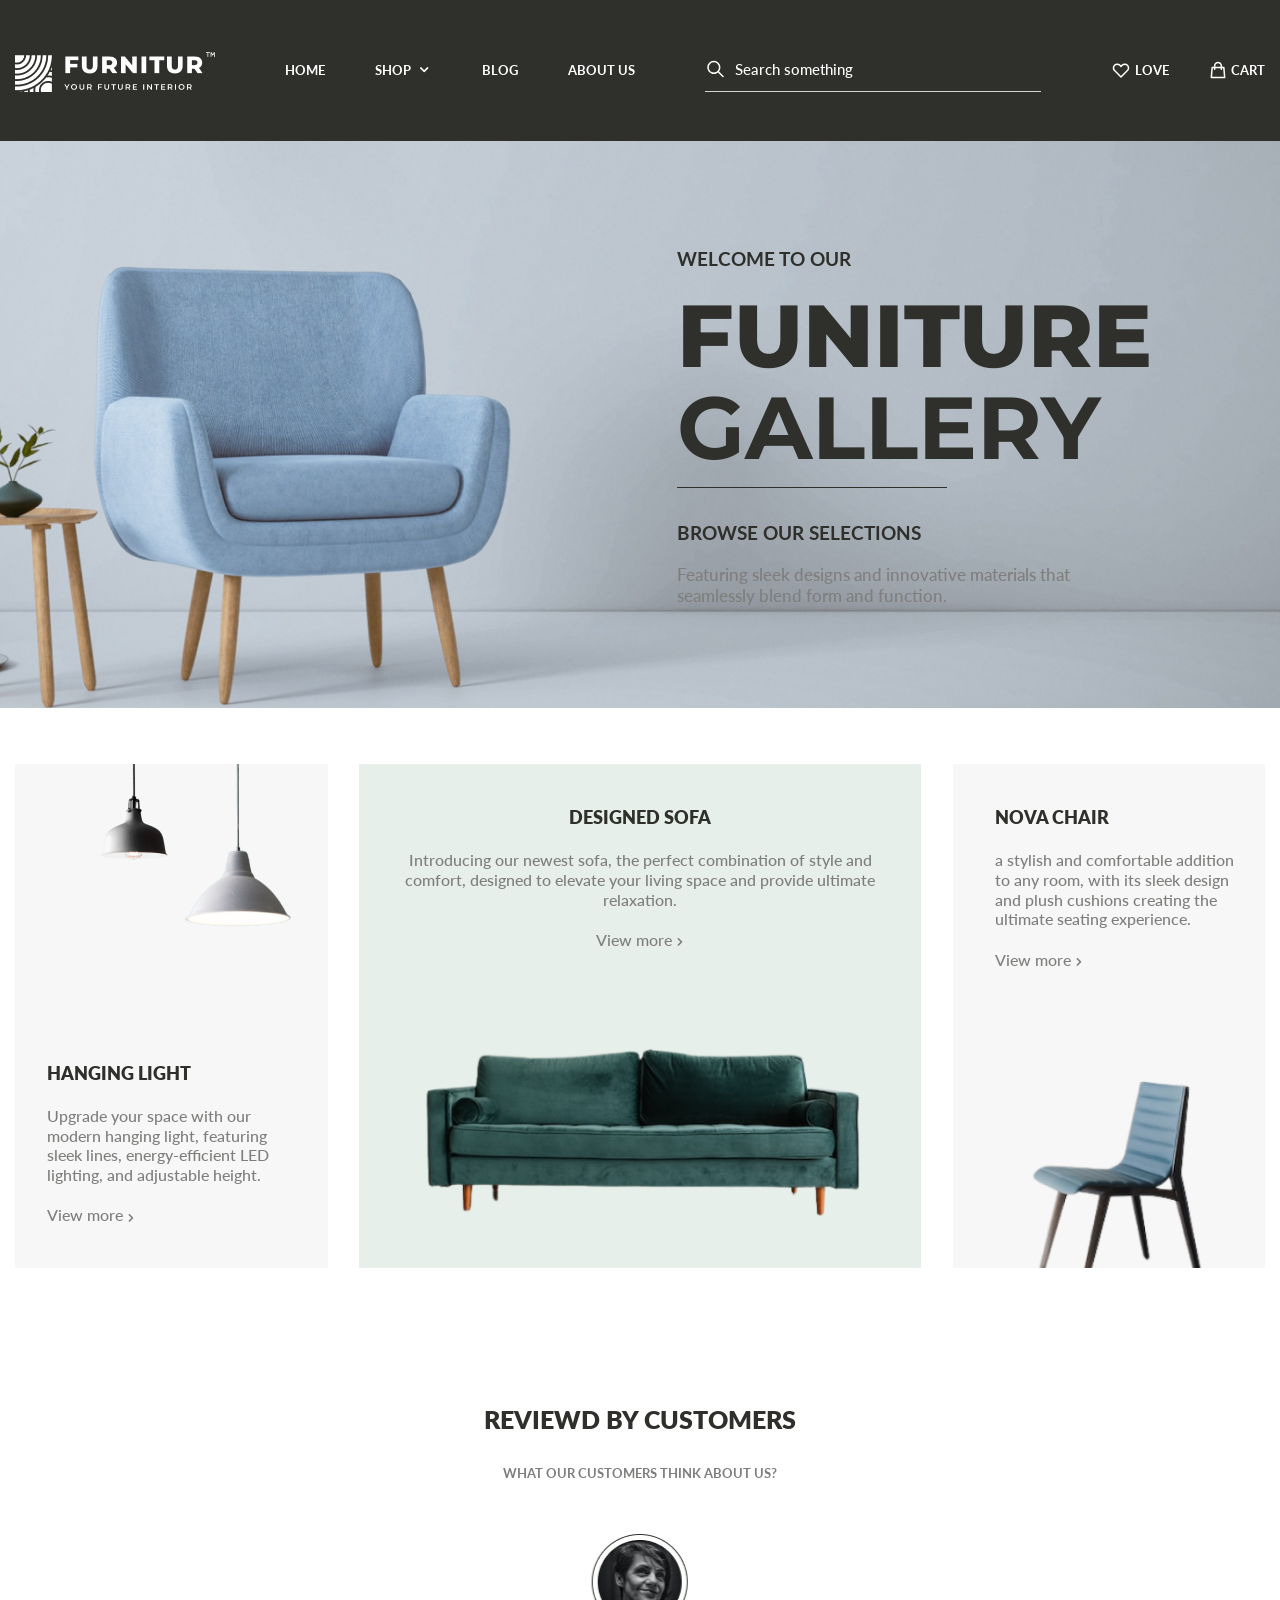
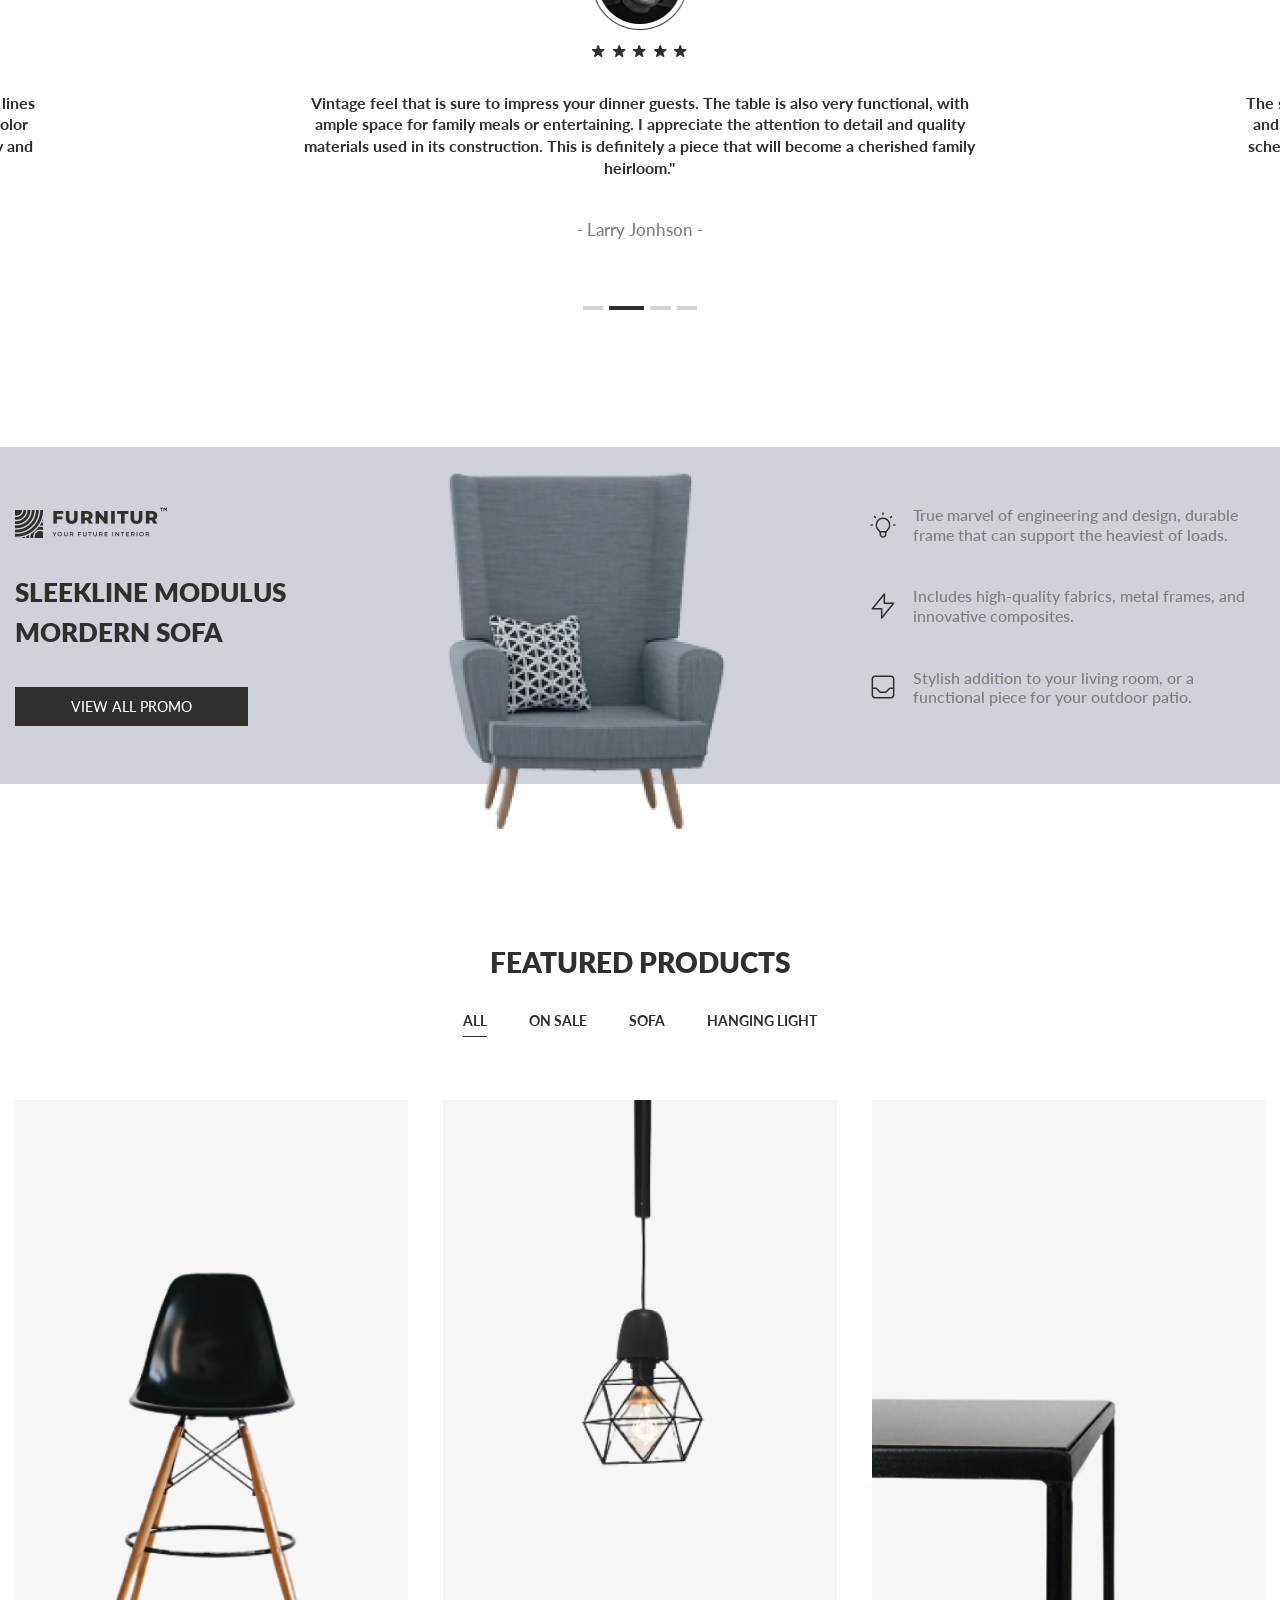
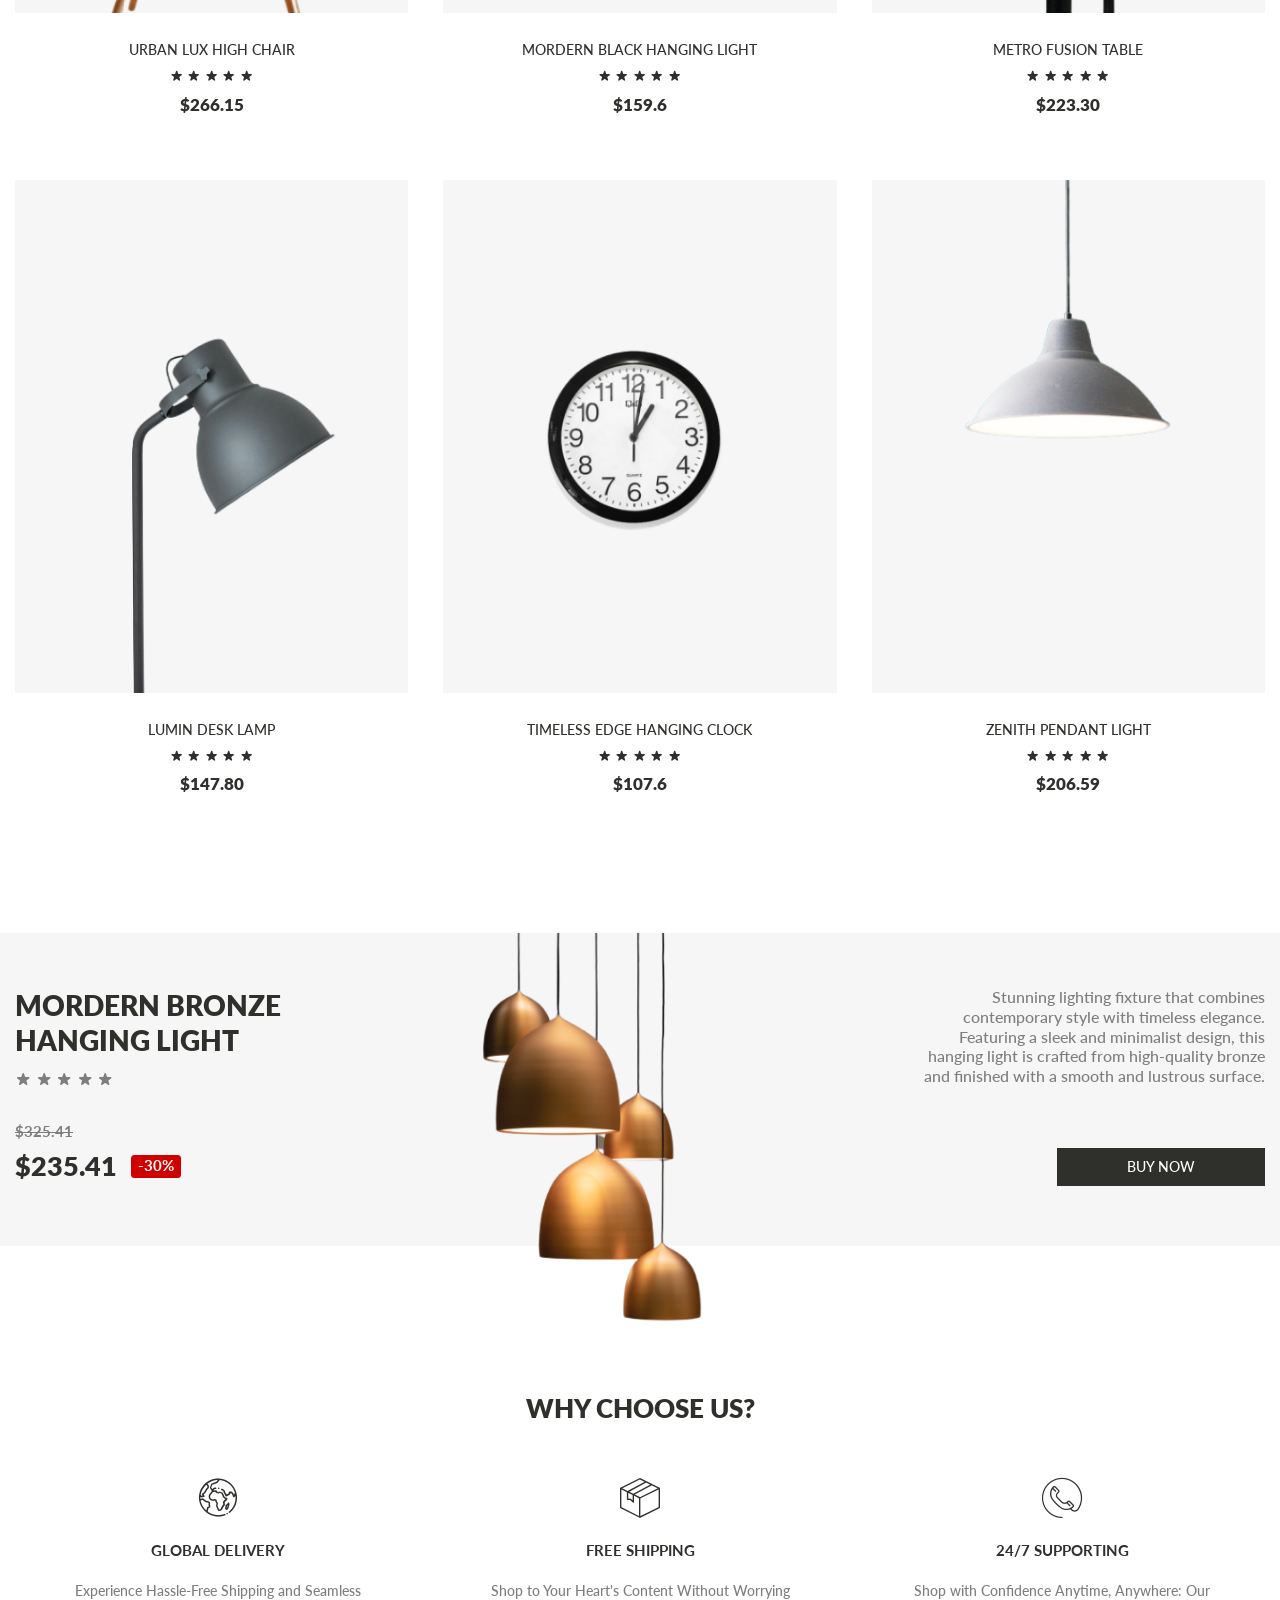
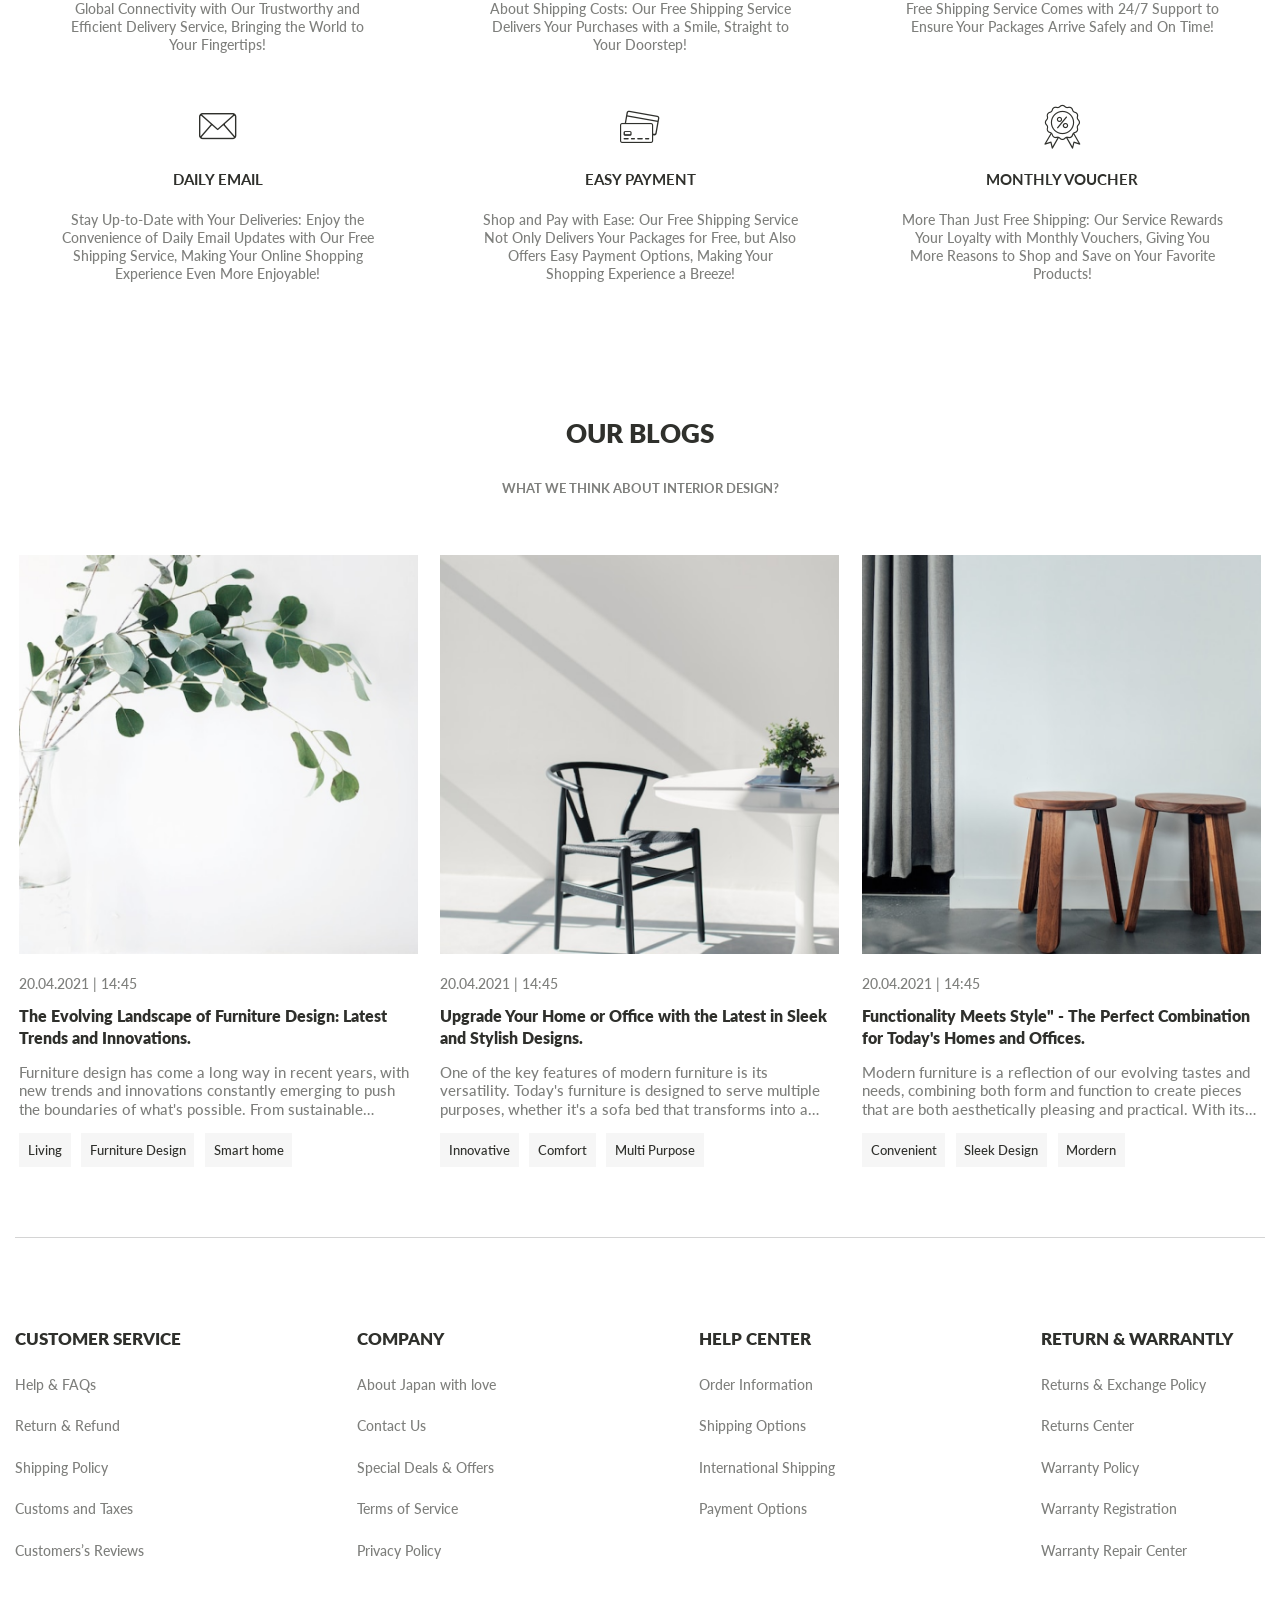
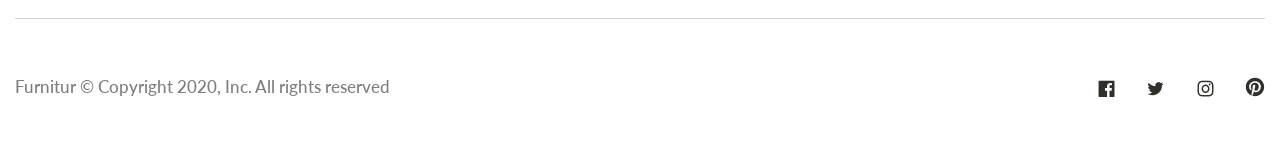
<file: furniture-layout/index.html>
<!DOCTYPE html>
<html lang="en">
  <head>
    <meta charset="UTF-8" />
    <meta name="viewport" content="width=device-width, initial-scale=1.0" />
    <link
      rel="stylesheet"
      href="https://cdn.jsdelivr.net/npm/swiper@9/swiper-bundle.min.css"
    />
    <link rel="stylesheet" href="./fonts/style.css" />
    <link rel="stylesheet" href="./scss/style.css" />
    <title>Furniture</title>
  </head>
  <body>
    <div class="wrapper">
      <header class="header" id="home">
        <div class="container">
          <div class="header__row">
            <div class="header__logo">
              <img src="./img/Logo.png" alt="logo" />
            </div>
            <nav class="navigation">
              <ul class="navigation__list navigation__list_home">
                <li><a href="#" class="navigation__link">HOME</a></li>
                <li class="spoiler">
                  <a
                    href="#home"
                    style="
                      display: flex;
                      align-items: center;
                      justify-content: center;
                    "
                    class="navigation__link"
                    >SHOP
                    <i
                      class="_icon-arrow-down iconca"
                      style="
                        transition: 0.3s;
                        padding-left: 5px;
                        font-size: 1.2rem;
                      "
                    ></i>
                  </a>
                  <ul class="spoiler__list">
                    <li><a href="#" class="spoiler__link first">Menu №1</a></li>
                    <li><a href="#" class="spoiler__link">Menu №2</a></li>
                    <li><a href="#" class="spoiler__link">Menu №3</a></li>
                    <li><a href="#" class="spoiler__link last">Menu №4</a></li>
                  </ul>
                </li>
                <li><a href="#blog" class="navigation__link">BLOG</a></li>
                <li><a href="#about" class="navigation__link">ABOUT US</a></li>
              </ul>

              <form action="" class="search adaptive">
                <div class="search__ico">
                  <svg
                    xmlns="http://www.w3.org/2000/svg"
                    width="21"
                    height="20"
                    viewBox="0 0 21 20"
                    fill="none"
                  >
                    <path
                      d="M18 17.5L13 12.5M14.6667 8.33333C14.6667 9.09938 14.5158 9.85792 14.2226 10.5657C13.9295 11.2734 13.4998 11.9164 12.9581 12.4581C12.4164 12.9998 11.7734 13.4295 11.0657 13.7226C10.3579 14.0158 9.59938 14.1667 8.83333 14.1667C8.06729 14.1667 7.30875 14.0158 6.60101 13.7226C5.89328 13.4295 5.25022 12.9998 4.70854 12.4581C4.16687 11.9164 3.73719 11.2734 3.44404 10.5657C3.15088 9.85792 3 9.09938 3 8.33333C3 6.78624 3.61458 5.30251 4.70854 4.20854C5.80251 3.11458 7.28624 2.5 8.83333 2.5C10.3804 2.5 11.8642 3.11458 12.9581 4.20854C14.0521 5.30251 14.6667 6.78624 14.6667 8.33333Z"
                      stroke="white"
                      stroke-width="1.5"
                      stroke-linecap="round"
                      stroke-linejoin="round"
                    />
                  </svg>
                </div>
                <input
                  type="text"
                  required
                  id="searchInput1"
                  class="search__input"
                />
                <label class="search__label">Search something</label>
              </form>
            </nav>
            <div class="search">
              <div class="search__ico">
                <svg
                  xmlns="http://www.w3.org/2000/svg"
                  width="21"
                  height="20"
                  viewBox="0 0 21 20"
                  fill="none"
                >
                  <path
                    d="M18 17.5L13 12.5M14.6667 8.33333C14.6667 9.09938 14.5158 9.85792 14.2226 10.5657C13.9295 11.2734 13.4998 11.9164 12.9581 12.4581C12.4164 12.9998 11.7734 13.4295 11.0657 13.7226C10.3579 14.0158 9.59938 14.1667 8.83333 14.1667C8.06729 14.1667 7.30875 14.0158 6.60101 13.7226C5.89328 13.4295 5.25022 12.9998 4.70854 12.4581C4.16687 11.9164 3.73719 11.2734 3.44404 10.5657C3.15088 9.85792 3 9.09938 3 8.33333C3 6.78624 3.61458 5.30251 4.70854 4.20854C5.80251 3.11458 7.28624 2.5 8.83333 2.5C10.3804 2.5 11.8642 3.11458 12.9581 4.20854C14.0521 5.30251 14.6667 6.78624 14.6667 8.33333Z"
                    stroke="white"
                    stroke-width="1.5"
                    stroke-linecap="round"
                    stroke-linejoin="round"
                  />
                </svg>
              </div>
              <input
                type="text"
                name="text"
                id="searchInput"
                required
                class="search__input"
              />
              <label class="search__label">Search something</label>
            </div>
            <div class="header__block">
              <div class="header__block_like">
                <div class="header__block_ico">
                  <svg
                    xmlns="http://www.w3.org/2000/svg"
                    width="20"
                    height="20"
                    viewBox="0 0 20 20"
                    fill="none"
                  >
                    <path
                      d="M2.78546 6.48195C2.97391 6.02698 3.25014 5.61358 3.59837 5.26536C3.94659 4.91713 4.35998 4.64091 4.81496 4.45245C5.26993 4.26399 5.75757 4.16699 6.25003 4.16699C6.74249 4.16699 7.23013 4.26399 7.68511 4.45245C8.14008 4.64091 8.55348 4.91713 8.9017 5.26536L10 6.36369L11.0984 5.26536C11.8016 4.56209 12.7555 4.167 13.75 4.167C14.7446 4.167 15.6984 4.56209 16.4017 5.26536C17.105 5.96862 17.5001 6.92246 17.5001 7.91703C17.5001 8.91159 17.105 9.86543 16.4017 10.5687L10 16.9704L3.59837 10.5687C3.25014 10.2205 2.97391 9.80707 2.78546 9.3521C2.597 8.89712 2.5 8.40949 2.5 7.91703C2.5 7.42456 2.597 6.93693 2.78546 6.48195Z"
                      stroke="white"
                      stroke-width="1.5"
                      stroke-linecap="round"
                      stroke-linejoin="round"
                    />
                  </svg>
                </div>
                <div class="header__block_text">LOVE</div>
              </div>
              <div class="header__block_like">
                <div class="header__block_ico">
                  <svg
                    xmlns="http://www.w3.org/2000/svg"
                    width="20"
                    height="20"
                    viewBox="0 0 20 20"
                    fill="none"
                  >
                    <path
                      d="M13.333 9.16667V5.83333C13.333 4.94928 12.9818 4.10143 12.3567 3.47631C11.7316 2.85119 10.8837 2.5 9.99967 2.5C9.11562 2.5 8.26777 2.85119 7.64265 3.47631C7.01753 4.10143 6.66634 4.94928 6.66634 5.83333V9.16667M4.16634 7.5H15.833L16.6663 17.5H3.33301L4.16634 7.5Z"
                      stroke="white"
                      stroke-width="1.5"
                      stroke-linecap="round"
                      stroke-linejoin="round"
                    />
                  </svg>
                </div>
                <a href="./cart.html" class="header__block_text">CART</a>
              </div>
            </div>
            <div class="header__burger"><span></span></div>
          </div>
        </div>
      </header>

      <main class="main">
        <section class="welcome">
          <div class="container">
            <div class="welcome__body">
              <div class="welcome__box">
                <h2 class="welcome__sabtitle">WELCOME TO OUR</h2>
                <div class="welcome__title">
                  <h1>
                    <span>FUNITURE</span><br />
                    GALLERY
                  </h1>
                  <div class="title-line"></div>
                </div>
                <h2 class="welcome__sabtitle">BROWSE OUR SELECTIONS</h2>
                <p class="welcome__text">
                  Featuring sleek designs and innovative materials that
                  seamlessly blend form and function.
                </p>
              </div>
            </div>
          </div>
        </section>

        <section class="started">
          <div class="container">
            <div class="started__body">
              <div class="started__box reverse">
                <div class="started__content">
                  <h1 class="started__title">HANGING LIGHT</h1>
                  <p class="started__text">
                    Upgrade your space with our modern hanging light, featuring
                    sleek lines, energy-efficient LED lighting, and adjustable
                    height.
                  </p>
                  <a href="#" class="started__link"
                    >View more <span class="_icon-arrow-right"></span
                  ></a>
                </div>
                <div class="started__img right">
                  <img src="./img/start1.png" alt="alt" />
                  <img src="./img/start2.png" alt="alt" />
                </div>
              </div>
              <div class="started__box big">
                <div class="started__content center">
                  <h1 class="started__title">DESIGNED SOFA</h1>
                  <p class="started__text">
                    Introducing our newest sofa, the perfect combination of
                    style and comfort, designed to elevate your living space and
                    provide ultimate relaxation.
                  </p>
                  <a href="#" class="started__link"
                    >View more <span class="_icon-arrow-right"></span
                  ></a>
                </div>
                <div class="started__img">
                  <img src="./img/start3.png" alt="alt" />
                </div>
              </div>
              <div class="started__box ok">
                <div class="started__content">
                  <h1 class="started__title">NOVA CHAIR</h1>
                  <p class="started__text">
                    a stylish and comfortable addition to any room, with its
                    sleek design and plush cushions creating the ultimate
                    seating experience.
                  </p>
                  <a href="#" class="started__link"
                    >View more <span class="_icon-arrow-right"></span
                  ></a>
                </div>
                <div class="started__img right">
                  <img src="./img/started4.png" alt="alt" />
                </div>
              </div>
            </div>
          </div>
        </section>

        <section class="review">
          <div class="container">
            <div class="review__body">
              <div class="review__block">
                <h1 class="review__title">REVIEWD BY CUSTOMERS</h1>
                <p class="review__text">WHAT OUR CUSTOMERS THINK ABOUT US?</p>
              </div>
              <div class="review__container swiper-container">
                <div class="review__wrapper swiper-wrapper">
                  <div class="slider-box swiper-slide">
                    <div class="slider-box__img">
                      <img src="./img/Avatar.png" alt="alt" />
                    </div>
                    <ul class="slider-box__list">
                      <li>
                        <a href="#" class="slider-box__link"
                          ><i class="_icon-star"></i
                        ></a>
                      </li>
                      <li>
                        <a href="#" class="slider-box__link"
                          ><i class="_icon-star"></i
                        ></a>
                      </li>
                      <li>
                        <a href="#" class="slider-box__link"
                          ><i class="_icon-star"></i
                        ></a>
                      </li>
                      <li>
                        <a href="#" class="slider-box__link"
                          ><i class="_icon-star"></i
                        ></a>
                      </li>
                      <li>
                        <a href="#" class="slider-box__link"
                          ><i class="_icon-star"></i
                        ></a>
                      </li>
                    </ul>
                    <p class="slider-box__text">
                      The sofa is not only incredibly stylish, but also very
                      comfortable to lounge on. The clean lines and minimalist
                      design make it a perfect fit for my modern living room,
                      and the neutral color scheme allows me to easily
                      incorporate other accent pieces. The sofa is also very
                      sturdy and well-constructed, so I know it will last me for
                      years to come."
                    </p>
                    <h2 class="slider-box__name">- Larry Jonhson -</h2>
                  </div>
                  <div class="slider-box swiper-slide">
                    <div class="slider-box__img">
                      <img src="./img/Avatar.png" alt="alt" />
                    </div>
                    <ul class="slider-box__list">
                      <li>
                        <a href="#" class="slider-box__link"
                          ><i class="_icon-star"></i
                        ></a>
                      </li>
                      <li>
                        <a href="#" class="slider-box__link"
                          ><i class="_icon-star"></i
                        ></a>
                      </li>
                      <li>
                        <a href="#" class="slider-box__link"
                          ><i class="_icon-star"></i
                        ></a>
                      </li>
                      <li>
                        <a href="#" class="slider-box__link"
                          ><i class="_icon-star"></i
                        ></a>
                      </li>
                      <li>
                        <a href="#" class="slider-box__link"
                          ><i class="_icon-star"></i
                        ></a>
                      </li>
                    </ul>
                    <p class="slider-box__text">
                      Vintage feel that is sure to impress your dinner guests.
                      The table is also very functional, with ample space for
                      family meals or entertaining. I appreciate the attention
                      to detail and quality materials used in its construction.
                      This is definitely a piece that will become a cherished
                      family heirloom."
                    </p>
                    <h2 class="slider-box__name">- Larry Jonhson -</h2>
                  </div>
                  <div class="slider-box swiper-slide">
                    <div class="slider-box__img">
                      <img src="./img/Avatar.png" alt="alt" />
                    </div>
                    <ul class="slider-box__list">
                      <li>
                        <a href="#" class="slider-box__link"
                          ><i class="_icon-star"></i
                        ></a>
                      </li>
                      <li>
                        <a href="#" class="slider-box__link"
                          ><i class="_icon-star"></i
                        ></a>
                      </li>
                      <li>
                        <a href="#" class="slider-box__link"
                          ><i class="_icon-star"></i
                        ></a>
                      </li>
                      <li>
                        <a href="#" class="slider-box__link"
                          ><i class="_icon-star"></i
                        ></a>
                      </li>
                      <li>
                        <a href="#" class="slider-box__link"
                          ><i class="_icon-star"></i
                        ></a>
                      </li>
                    </ul>
                    <p class="slider-box__text">
                      The sofa is not only incredibly stylish, but also very
                      comfortable to lounge on. The clean lines and minimalist
                      design make it a perfect fit for my modern living room,
                      and the neutral color scheme allows me to easily
                      incorporate other accent pieces. The sofa is also very
                      sturdy and well-constructed, so I know it will last me for
                      years to come."
                    </p>
                    <h2 class="slider-box__name">- Larry Jonhson -</h2>
                  </div>
                  <div class="slider-box swiper-slide">
                    <div class="slider-box__img">
                      <img src="./img/Avatar.png" alt="alt" />
                    </div>
                    <ul class="slider-box__list">
                      <li>
                        <a href="#" class="slider-box__link"
                          ><i class="_icon-star"></i
                        ></a>
                      </li>
                      <li>
                        <a href="#" class="slider-box__link"
                          ><i class="_icon-star"></i
                        ></a>
                      </li>
                      <li>
                        <a href="#" class="slider-box__link"
                          ><i class="_icon-star"></i
                        ></a>
                      </li>
                      <li>
                        <a href="#" class="slider-box__link"
                          ><i class="_icon-star"></i
                        ></a>
                      </li>
                      <li>
                        <a href="#" class="slider-box__link"
                          ><i class="_icon-star"></i
                        ></a>
                      </li>
                    </ul>
                    <p class="slider-box__text">
                      Vintage feel that is sure to impress your dinner guests.
                      The table is also very functional, with ample space for
                      family meals or entertaining. I appreciate the attention
                      to detail and quality materials used in its construction.
                      This is definitely a piece that will become a cherished
                      family heirloom.
                    </p>
                    <h2 class="slider-box__name">- Larry Jonhson -</h2>
                  </div>
                </div>
                <div class="swiper-pagination"></div>
              </div>
            </div>
          </div>
        </section>

        <section class="promo">
          <div class="container">
            <div class="promo__body">
              <div class="module">
                <div class="module__logo">
                  <img src="./img/Module-logo.png" alt="logo" />
                </div>
                <h1 class="module__title">SLEEKLINE MODULUS MORDERN SOFA</h1>
                <a class="module__link main-link" href="./catalog.html"
                  >VIEW ALL PROMO
                  <span>
                    <svg
                      xmlns="http://www.w3.org/2000/svg"
                      width="26"
                      height="25"
                      viewBox="0 0 21 20"
                      fill="none"
                    >
                      <path
                        d="M10.5 5V10M10.5 10V15M10.5 10H15.5M10.5 10H5.5"
                        stroke="white"
                        stroke-width="1.5"
                        stroke-linecap="round"
                        stroke-linejoin="round"
                      />
                    </svg>
                  </span>
                </a>
              </div>
              <div class="promo__img">
                <img src="./img/promo-img.png" alt="alt" />
              </div>
              <div class="privilege">
                <div class="privilege__box">
                  <div class="privilege__ico">
                    <svg
                      xmlns="http://www.w3.org/2000/svg"
                      width="32"
                      height="32"
                      viewBox="0 0 32 32"
                      fill="none"
                    >
                      <path
                        d="M12.884 22.6667H19.1147M16 4V5.33333M24.4853 7.51467L23.5427 8.45733M28 16H26.6667M5.33333 16H4M8.45733 8.45733L7.51467 7.51467M11.2853 20.7147C10.3532 19.7822 9.7184 18.5944 9.4613 17.3012C9.20421 16.008 9.33634 14.6677 9.84097 13.4496C10.3456 12.2315 11.2001 11.1905 12.2964 10.458C13.3927 9.72553 14.6815 9.33458 16 9.33458C17.3185 9.33458 18.6073 9.72553 19.7036 10.458C20.7999 11.1905 21.6544 12.2315 22.159 13.4496C22.6637 14.6677 22.7958 16.008 22.5387 17.3012C22.2816 18.5944 21.6468 19.7822 20.7147 20.7147L19.984 21.444C19.5663 21.8618 19.2349 22.3578 19.0089 22.9036C18.7829 23.4495 18.6666 24.0345 18.6667 24.6253V25.3333C18.6667 26.0406 18.3857 26.7189 17.8856 27.219C17.3855 27.719 16.7072 28 16 28C15.2928 28 14.6145 27.719 14.1144 27.219C13.6143 26.7189 13.3333 26.0406 13.3333 25.3333V24.6253C13.3333 23.432 12.8587 22.2867 12.016 21.444L11.2853 20.7147Z"
                        stroke="#2F302C"
                        stroke-width="1.5"
                        stroke-linecap="round"
                        stroke-linejoin="round"
                      />
                    </svg>
                  </div>
                  <p class="privilege__text">
                    True marvel of engineering and design, durable frame that
                    can support the heaviest of loads.
                  </p>
                </div>

                <div class="privilege__box">
                  <div class="privilege__ico">
                    <svg
                      xmlns="http://www.w3.org/2000/svg"
                      width="32"
                      height="32"
                      viewBox="0 0 32 32"
                      fill="none"
                    >
                      <path
                        d="M17.333 4V13.3333H26.6663L14.6663 28V18.6667H5.33301L17.333 4Z"
                        stroke="#2F302C"
                        stroke-width="1.5"
                        stroke-linecap="round"
                        stroke-linejoin="round"
                      />
                    </svg>
                  </div>
                  <p class="privilege__text">
                    Includes high-quality fabrics, metal frames, and innovative
                    composites.
                  </p>
                </div>

                <div class="privilege__box">
                  <div class="privilege__ico">
                    <svg
                      xmlns="http://www.w3.org/2000/svg"
                      width="32"
                      height="32"
                      viewBox="0 0 32 32"
                      fill="none"
                    >
                      <path
                        d="M26.6663 17.333V7.99967C26.6663 7.29243 26.3854 6.61415 25.8853 6.11406C25.3852 5.61396 24.7069 5.33301 23.9997 5.33301H7.99967C7.29243 5.33301 6.61415 5.61396 6.11406 6.11406C5.61396 6.61415 5.33301 7.29243 5.33301 7.99967V17.333M26.6663 17.333V23.9997C26.6663 24.7069 26.3854 25.3852 25.8853 25.8853C25.3852 26.3854 24.7069 26.6663 23.9997 26.6663H7.99967C7.29243 26.6663 6.61415 26.3854 6.11406 25.8853C5.61396 25.3852 5.33301 24.7069 5.33301 23.9997V17.333M26.6663 17.333H23.2183C22.8647 17.3331 22.5257 17.4736 22.2757 17.7237L19.057 20.9423C18.807 21.1924 18.4679 21.3329 18.1143 21.333H13.885C13.5314 21.3329 13.1923 21.1924 12.9423 20.9423L9.72367 17.7237C9.47368 17.4736 9.1346 17.3331 8.78101 17.333H5.33301"
                        stroke="#2F302C"
                        stroke-width="1.5"
                        stroke-linecap="round"
                        stroke-linejoin="round"
                      />
                    </svg>
                  </div>
                  <p class="privilege__text">
                    Stylish addition to your living room, or a functional piece
                    for your outdoor patio.
                  </p>
                </div>
              </div>
            </div>
          </div>
        </section>

        <section class="filter">
          <div class="container">
            <div class="filter__body">
              <h1 class="filter__title">FEATURED PRODUCTS</h1>
              <ul class="filter__list">
                <li data-f="all" class="filter__item active">ALL</li>
                <li data-f="onSale" class="filter__item">ON SALE</li>
                <li data-f="sofa" class="filter__item">SOFA</li>
                <li data-f="hangingLight" class="filter__item">
                  HANGING LIGHT
                </li>
              </ul>
              <div class="filter__content">
                <div data-id="1" class="card sofa">
                  <div class="card__img">
                    <a data-product href="productCard.html?productId=1"
                      ><img src="./img/fil1.png" alt="img"
                    /></a>
                  </div>
                  <div class="card__box">
                    <h1 class="card__title">
                      <a data-product href="productCard.html?productId=1"
                        >URBAN LUX HIGH CHAIR</a
                      >
                    </h1>
                    <ul class="card__list">
                      <li class="card__item _icon-star"></li>
                      <li class="card__item _icon-star"></li>
                      <li class="card__item _icon-star"></li>
                      <li class="card__item _icon-star"></li>
                      <li class="card__item _icon-star"></li>
                    </ul>
                    <div class="card__price">
                      <a data-product href="productCard.html?productId=1"
                        >$266.15</a
                      >
                    </div>
                  </div>
                </div>
                <div data-id="2" class="card hangingLight">
                  <div class="card__img">
                    <a data-product href="productCard.html?productId=2"
                      ><img src="./img/fil2.png" alt="img"
                    /></a>
                  </div>
                  <div class="card__box">
                    <h1 class="card__title">
                      <a data-product href="productCard.html?productId=2"
                        >MORDERN BLACK HANGING LIGHT</a
                      >
                    </h1>
                    <ul class="card__list">
                      <li class="card__item _icon-star"></li>
                      <li class="card__item _icon-star"></li>
                      <li class="card__item _icon-star"></li>
                      <li class="card__item _icon-star"></li>
                      <li class="card__item _icon-star"></li>
                    </ul>
                    <div class="card__price">
                      <a data-product href="productCard.html?productId=2"
                        >$159.6</a
                      >
                    </div>
                  </div>
                </div>
                <div data-id="3" class="card sofa">
                  <div class="card__img">
                    <a data-product href="productCard.html?productId=3"
                      ><img src="./img/fil3.png" alt="img"
                    /></a>
                  </div>
                  <div class="card__box">
                    <h1 class="card__title">
                      <a data-product href="productCard.html?productId=3"
                        >METRO FUSION TABLE</a
                      >
                    </h1>
                    <ul class="card__list">
                      <li class="card__item _icon-star"></li>
                      <li class="card__item _icon-star"></li>
                      <li class="card__item _icon-star"></li>
                      <li class="card__item _icon-star"></li>
                      <li class="card__item _icon-star"></li>
                    </ul>
                    <div class="card__price">
                      <a data-product href="productCard.html?productId=3"
                        >$223.30</a
                      >
                    </div>
                  </div>
                </div>
                <div data-id="4" class="card hangingLight">
                  <a
                    data-product
                    href="productCard.html?productId=4"
                    class="card__img"
                  >
                    <img src="./img/fil4.png" alt="img" />
                  </a>
                  <div class="card__box">
                    <a
                      data-product
                      href="productCard.html?productId=4"
                      class="card__title"
                      >LUMIN DESK LAMP</a
                    >
                    <ul class="card__list">
                      <li class="card__item _icon-star"></li>
                      <li class="card__item _icon-star"></li>
                      <li class="card__item _icon-star"></li>
                      <li class="card__item _icon-star"></li>
                      <li class="card__item _icon-star"></li>
                    </ul>
                    <div class="card__price">
                      <a data-product href="productCard.html?productId=4"
                        >$147.80</a
                      >
                    </div>
                  </div>
                </div>
                <div data-id="5" class="card onSale">
                  <div class="card__img">
                    <a data-product href="productCard.html?productId=5"
                      ><img src="./img/fil5.png" alt="img"
                    /></a>
                  </div>
                  <div class="card__box">
                    <h1 class="card__title">
                      <a data-product href="productCard.html?productId=5"
                        >TIMELESS EDGE HANGING CLOCK</a
                      >
                    </h1>
                    <ul class="card__list">
                      <li class="card__item _icon-star"></li>
                      <li class="card__item _icon-star"></li>
                      <li class="card__item _icon-star"></li>
                      <li class="card__item _icon-star"></li>
                      <li class="card__item _icon-star"></li>
                    </ul>
                    <div class="card__price">
                      <a data-product href="productCard.html?productId=5"
                        >$107.6</a
                      >
                    </div>
                  </div>
                </div>
                <div data-id="6" class="card hangingLight">
                  <div class="card__img">
                    <a data-product href="productCard.html?productId=6"
                      ><img src="./img/fil6.png" alt="img"
                    /></a>
                  </div>
                  <div class="card__box">
                    <h1 class="card__title">
                      <a data-product href="productCard.html?productId=6"
                        >ZENITH PENDANT LIGHT</a
                      >
                    </h1>
                    <ul class="card__list">
                      <li class="card__item _icon-star"></li>
                      <li class="card__item _icon-star"></li>
                      <li class="card__item _icon-star"></li>
                      <li class="card__item _icon-star"></li>
                      <li class="card__item _icon-star"></li>
                    </ul>
                    <div class="card__price">
                      <a data-product href="productCard.html?productId=6"
                        >$206.59</a
                      >
                    </div>
                  </div>
                </div>
              </div>
            </div>
          </div>
        </section>

        <section class="sale">
          <div class="container">
            <div class="sale__body">
              <div class="mordern">
                <h1 class="mordern__title">MORDERN BRONZE HANGING LIGHT</h1>
                <ul class="mordern__list">
                  <li class="_icon-star"></li>
                  <li class="_icon-star"></li>
                  <li class="_icon-star"></li>
                  <li class="_icon-star"></li>
                  <li class="_icon-star"></li>
                </ul>
                <div class="mordern__price">
                  <p class="mordern__prev"><s>$325.41</s></p>
                  <div class="mordern__box">
                    <h2 class="mordern__new">$235.41</h2>
                    <p class="mordern__minus">-30%</p>
                  </div>
                </div>
              </div>
              <div class="sale__img">
                <img src="./img/sale-img.png" alt="alt" />
              </div>
              <div class="buy">
                <p class="buy__text">
                  Stunning lighting fixture that combines contemporary style
                  with timeless elegance. Featuring a sleek and minimalist
                  design, this hanging light is crafted from high-quality bronze
                  and finished with a smooth and lustrous surface.
                </p>
                <a href="./catalog.html" class="buy__link main-link">
                  BUY NOW
                  <span>
                    <svg
                      xmlns="http://www.w3.org/2000/svg"
                      width="26"
                      height="25"
                      viewBox="0 0 21 20"
                      fill="none"
                    >
                      <path
                        d="M10.5 5V10M10.5 10V15M10.5 10H15.5M10.5 10H5.5"
                        stroke="white"
                        stroke-width="1.5"
                        stroke-linecap="round"
                        stroke-linejoin="round"
                      />
                    </svg>
                  </span>
                </a>
              </div>
            </div>
          </div>
        </section>

        <section class="choose" id="about">
          <div class="container">
            <div class="choose__body">
              <h1 class="choose__title">WHY CHOOSE US?</h1>
              <div class="choose__content">
                <div class="choose__box">
                  <div class="choose__box_ico _icon-choose1"></div>
                  <h1 class="choose__box_title">GLOBAL DELIVERY</h1>
                  <p class="choose__box_text">
                    Experience Hassle-Free Shipping and Seamless Global
                    Connectivity with Our Trustworthy and Efficient Delivery
                    Service, Bringing the World to Your Fingertips!
                  </p>
                </div>
                <div class="choose__box">
                  <div class="choose__box_ico _icon-choose2"></div>
                  <h1 class="choose__box_title">FREE SHIPPING</h1>
                  <p class="choose__box_text">
                    Shop to Your Heart's Content Without Worrying About Shipping
                    Costs: Our Free Shipping Service Delivers Your Purchases
                    with a Smile, Straight to Your Doorstep!
                  </p>
                </div>
                <div class="choose__box">
                  <div class="choose__box_ico _icon-choose3"></div>
                  <h1 class="choose__box_title">24/7 SUPPORTING</h1>
                  <p class="choose__box_text">
                    Shop with Confidence Anytime, Anywhere: Our Free Shipping
                    Service Comes with 24/7 Support to Ensure Your Packages
                    Arrive Safely and On Time!
                  </p>
                </div>
                <div class="choose__box">
                  <div class="choose__box_ico _icon-choose4"></div>
                  <h1 class="choose__box_title">DAILY EMAIL</h1>
                  <p class="choose__box_text">
                    Stay Up-to-Date with Your Deliveries: Enjoy the Convenience
                    of Daily Email Updates with Our Free Shipping Service,
                    Making Your Online Shopping Experience Even More Enjoyable!
                  </p>
                </div>
                <div class="choose__box">
                  <div class="choose__box_ico _icon-choose5"></div>
                  <h1 class="choose__box_title">EASY PAYMENT</h1>
                  <p class="choose__box_text">
                    Shop and Pay with Ease: Our Free Shipping Service Not Only
                    Delivers Your Packages for Free, but Also Offers Easy
                    Payment Options, Making Your Shopping Experience a Breeze!
                  </p>
                </div>
                <div class="choose__box">
                  <div class="choose__box_ico _icon-choose6"></div>
                  <h1 class="choose__box_title">MONTHLY VOUCHER</h1>
                  <p class="choose__box_text">
                    More Than Just Free Shipping: Our Service Rewards Your
                    Loyalty with Monthly Vouchers, Giving You More Reasons to
                    Shop and Save on Your Favorite Products!
                  </p>
                </div>
              </div>
            </div>
          </div>
        </section>

        <section class="blog" id="blog">
          <div class="container">
            <div class="blog__body">
              <div class="blog__texts">
                <h1>OUR BLOGS</h1>
                <p>WHAT WE THINK ABOUT INTERIOR DESIGN?</p>
              </div>
              <div class="blog__content">
                <div class="blog__card">
                  <div class="blog__card_img">
                    <img src="./img/blog1.png" alt="alt" />
                  </div>
                  <div class="blog__card_texts">
                    <p class="blog__card_date">20.04.2021 | 14:45</p>
                    <h1 class="blog__card_title">
                      The Evolving Landscape of Furniture Design: Latest Trends
                      and Innovations.
                    </h1>
                    <p class="blog__card_text">
                      Furniture design has come a long way in recent years, with
                      new trends and innovations constantly emerging to push the
                      boundaries of what's possible. From sustainable materials
                      to smart home technology, there are many exciting
                      developments that are changing the face of modern
                      furniture.
                    </p>
                    <div class="blog__card_box">
                      <p class="blog__card_about">Living</p>
                      <p class="blog__card_about">Furniture Design</p>
                      <p class="blog__card_about">Smart home</p>
                    </div>
                  </div>
                </div>
                <div class="blog__card">
                  <div class="blog__card_img">
                    <img src="./img/blog2.png" alt="alt" />
                  </div>
                  <div class="blog__card_texts">
                    <p class="blog__card_date">20.04.2021 | 14:45</p>
                    <h1 class="blog__card_title">
                      Upgrade Your Home or Office with the Latest in Sleek and
                      Stylish Designs.
                    </h1>
                    <p class="blog__card_text">
                      One of the key features of modern furniture is its
                      versatility. Today's furniture is designed to serve
                      multiple purposes, whether it's a sofa bed that transforms
                      into a comfortable sleeping space, or a coffee table that
                      doubles as a storage unit. Modern furniture is also built
                      with convenience in mind, with many pieces featuring
                      easy-to-use mechanisms, such as adjustable
                    </p>
                    <div class="blog__card_box">
                      <p class="blog__card_about">Innovative</p>
                      <p class="blog__card_about">Comfort</p>
                      <p class="blog__card_about">Multi Purpose</p>
                    </div>
                  </div>
                </div>
                <div class="blog__card">
                  <div class="blog__card_img">
                    <img src="./img/blog3.png" alt="alt" />
                  </div>
                  <div class="blog__card_texts">
                    <p class="blog__card_date">20.04.2021 | 14:45</p>
                    <h1 class="blog__card_title">
                      Functionality Meets Style" - The Perfect Combination for
                      Today's Homes and Offices.
                    </h1>
                    <p class="blog__card_text">
                      Modern furniture is a reflection of our evolving tastes
                      and needs, combining both form and function to create
                      pieces that are both aesthetically pleasing and practical.
                      With its sleek designs and versatile features, modern
                      furniture has become a popular choice for homes and
                      offices alike.
                    </p>
                    <div class="blog__card_box">
                      <p class="blog__card_about">Convenient</p>
                      <p class="blog__card_about">Sleek Design</p>
                      <p class="blog__card_about">Mordern</p>
                    </div>
                  </div>
                </div>
              </div>
            </div>
          </div>
        </section>
      </main>

      <footer class="footer">
        <div class="container">
          <div class="footer__body">
            <div data-spollers="710,max" class="footer__content">
              <div class="footer__block">
                <button
                  tabindex="-1"
                  data-spoller
                  class="footer__button"
                  type="button"
                >
                  CUSTOMER SERVICE
                </button>
                <div>
                  <ul class="footer__block_list">
                    <li>
                      <a href="#" class="footer__block_link">Help & FAQs</a>
                    </li>
                    <li>
                      <a href="#" class="footer__block_link">Return & Refund</a>
                    </li>
                    <li>
                      <a href="#" class="footer__block_link">Shipping Policy</a>
                    </li>
                    <li>
                      <a href="#" class="footer__block_link"
                        >Customs and Taxes</a
                      >
                    </li>
                    <li>
                      <a href="#" class="footer__block_link"
                        >Customers’s Reviews</a
                      >
                    </li>
                  </ul>
                </div>
              </div>
              <div class="footer__block">
                <button
                  tabindex="-1"
                  data-spoller
                  class="footer__button"
                  type="button"
                >
                  COMPANY
                </button>
                <div>
                  <ul class="footer__block_list">
                    <li>
                      <a href="#" class="footer__block_link"
                        >About Japan with love</a
                      >
                    </li>
                    <li>
                      <a href="#" class="footer__block_link">Contact Us</a>
                    </li>
                    <li>
                      <a href="#" class="footer__block_link"
                        >Special Deals & Offers</a
                      >
                    </li>
                    <li>
                      <a href="#" class="footer__block_link"
                        >Terms of Service</a
                      >
                    </li>
                    <li>
                      <a href="#" class="footer__block_link">Privacy Policy</a>
                    </li>
                  </ul>
                </div>
              </div>
              <div class="footer__block">
                <button
                  tabindex="-1"
                  data-spoller
                  class="footer__button"
                  type="button"
                >
                  HELP CENTER
                </button>
                <div>
                  <ul class="footer__block_list">
                    <li>
                      <a href="#" class="footer__block_link"
                        >Order Information</a
                      >
                    </li>
                    <li>
                      <a href="#" class="footer__block_link"
                        >Shipping Options</a
                      >
                    </li>
                    <li>
                      <a href="#" class="footer__block_link"
                        >International Shipping</a
                      >
                    </li>
                    <li>
                      <a href="#" class="footer__block_link">Payment Options</a>
                    </li>
                  </ul>
                </div>
              </div>
              <div class="footer__block">
                <button
                  tabindex="-1"
                  data-spoller
                  class="footer__button"
                  type="button"
                >
                  RETURN & WARRANTLY
                </button>
                <div>
                  <ul class="footer__block_list">
                    <li>
                      <a href="#" class="footer__block_link"
                        >Returns & Exchange Policy</a
                      >
                    </li>
                    <li>
                      <a href="#" class="footer__block_link">Returns Center</a>
                    </li>
                    <li>
                      <a href="#" class="footer__block_link">Warranty Policy</a>
                    </li>
                    <li>
                      <a href="#" class="footer__block_link"
                        >Warranty Registration</a
                      >
                    </li>
                    <li>
                      <a href="#" class="footer__block_link"
                        >Warranty Repair Center</a
                      >
                    </li>
                  </ul>
                </div>
              </div>
            </div>
            <div class="footer__bottom">
              <p class="footer__bottom_text">
                Furnitur © Copyright 2020, Inc. All rights reserved
              </p>
              <div class="footer__bottom_icon">
                <a href="#" class="footer__bottom_ico _icon-footer1"></a>
                <a href="#" class="footer__bottom_ico _icon-footer2"></a>
                <a href="#" class="footer__bottom_ico _icon-footer3"></a>
                <a href="#" class="footer__bottom_ico">
                  <svg
                    xmlns="http://www.w3.org/2000/svg"
                    width="20"
                    height="20"
                    viewBox="0 0 20 20"
                    fill="none"
                  >
                    <g clip-path="url(#clip0_844_503)">
                      <path
                        d="M9.99968 19.1522C15.0623 19.1522 19.1663 15.0516 19.1663 9.99311C19.1663 4.93467 15.0623 0.833984 9.99968 0.833984C4.93706 0.833984 0.833008 4.93467 0.833008 9.99311C0.833008 15.0516 4.93706 19.1522 9.99968 19.1522Z"
                        fill="white"
                      />
                      <path
                        class="path1"
                        d="M9.99967 0.833984C4.93726 0.833984 0.833008 4.93486 0.833008 9.99311C0.833008 13.8754 3.24727 17.1923 6.65742 18.5266C6.57443 17.8029 6.50653 16.6872 6.6876 15.8957C6.85358 15.1795 7.75893 11.3425 7.75893 11.3425C7.75893 11.3425 7.48733 10.7922 7.48733 9.98557C7.48733 8.71159 8.2267 7.76175 9.14714 7.76175C9.93177 7.76175 10.309 8.34975 10.309 9.05082C10.309 9.83481 9.81106 11.0108 9.547 12.1039C9.32821 13.016 10.0072 13.7623 10.905 13.7623C12.5347 13.7623 13.7871 12.0436 13.7871 9.57096C13.7871 7.3773 12.2102 5.84701 9.95441 5.84701C7.34398 5.84701 5.81243 7.79945 5.81243 9.81973C5.81243 10.6037 6.11421 11.448 6.49144 11.9079C6.56689 11.9983 6.57443 12.0812 6.5518 12.1717C6.4839 12.4582 6.32546 13.0838 6.29529 13.212C6.25756 13.3778 6.15948 13.4155 5.98596 13.3326C4.83918 12.7974 4.12245 11.1314 4.12245 9.78204C4.12245 6.89484 6.21984 4.24133 10.1807 4.24133C13.357 4.24133 15.8316 6.50284 15.8316 9.53327C15.8316 12.6919 13.8399 15.2323 11.0785 15.2323C10.1506 15.2323 9.27539 14.7498 8.98116 14.1769C8.98116 14.1769 8.52094 15.9258 8.40777 16.3555C8.20406 17.1546 7.64577 18.1496 7.26854 18.7602C8.12862 19.0241 9.03397 19.1673 9.98459 19.1673C15.047 19.1673 19.1513 15.0664 19.1513 10.0082C19.1663 4.93486 15.0621 0.833984 9.99967 0.833984Z"
                        fill="#2F302C"
                      />
                    </g>
                    <defs>
                      <clipPath id="clip0_844_503">
                        <rect width="20" height="20" fill="white" />
                      </clipPath>
                    </defs>
                  </svg>
                </a>
              </div>
            </div>
          </div>
        </div>
      </footer>

      <div class="follow" id="love">
        <div class="follow__area"></div>
        <div class="follow__body">
          <div class="follow__content">
            <div data-id="" class="follow__wrapper"></div>
            <div data-cart-empty class="follow__empty">
              <h1 class="follow__empty_title">
                ☹ Схоже що ви ще не вподобали ні одного товару
              </h1>
              <p class="follow__empty_text">
                Для того щоб розглянути каталог товарів перейдіть по силці =>
                <a href="./catalog.html">Catalog</a>
              </p>
            </div>
            <div class="follow__close"></div>
          </div>
        </div>
      </div>
    </div>

    <script src="https://cdn.jsdelivr.net/npm/swiper@9/swiper-bundle.min.js"></script>
    <script src="./fonts/demo-files/demo.js"></script>
    <script src="./js/adaptiveSpoller.js"></script>
    <script src="./js/someSlider.js"></script>
    <script src="./js/filter.js"></script>
    <script src="./js/script.js"></script>
    <script>
      document
        .getElementById("searchInput1")
        .addEventListener("keyup", function (event) {
          if (event.key === "Enter") {
            var searchText = this.value;
            sessionStorage.setItem("searchText", searchText);
            window.location.href = "catalog.html";
          }
        });
      document
        .getElementById("searchInput")
        .addEventListener("keyup", function (event) {
          if (event.key === "Enter") {
            var searchText = this.value;
            sessionStorage.setItem("searchText", searchText);
            window.location.href = "catalog.html";
          }
        });
    </script>
  </body>
</html>
</file>
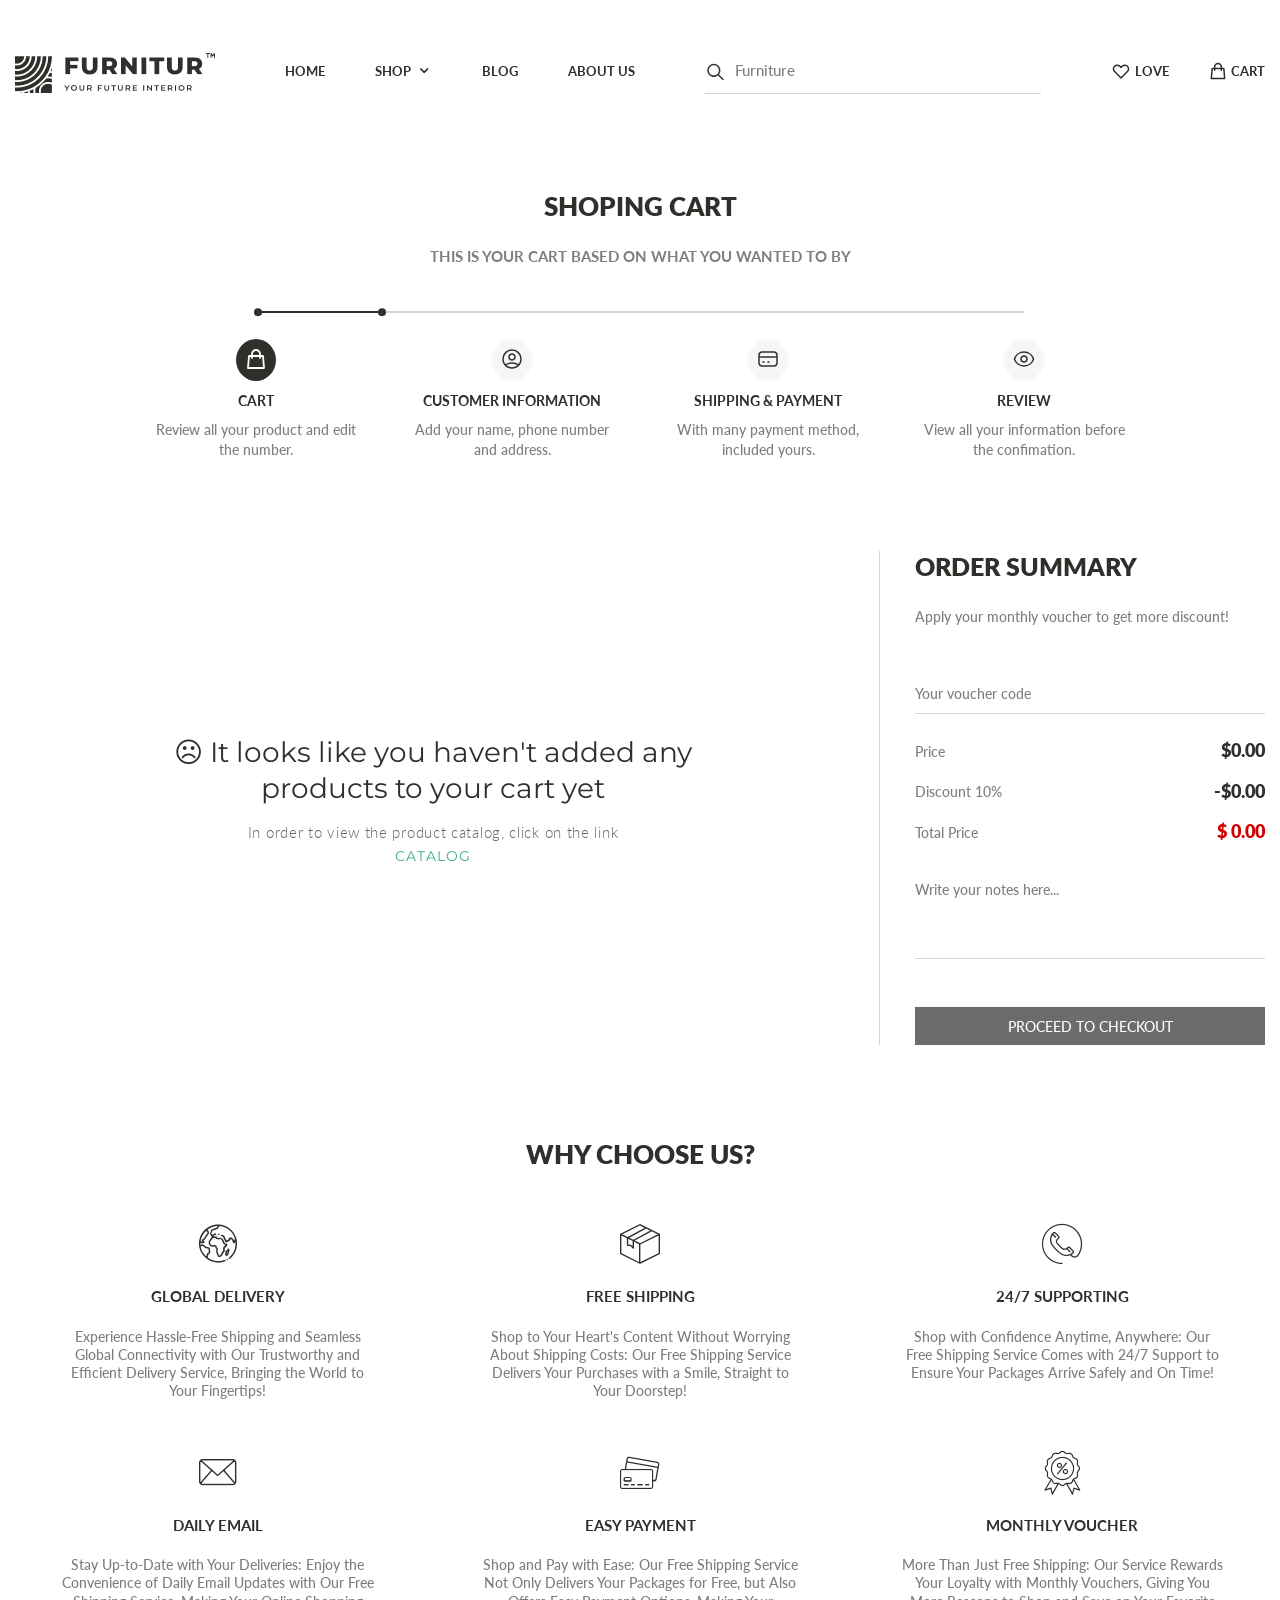
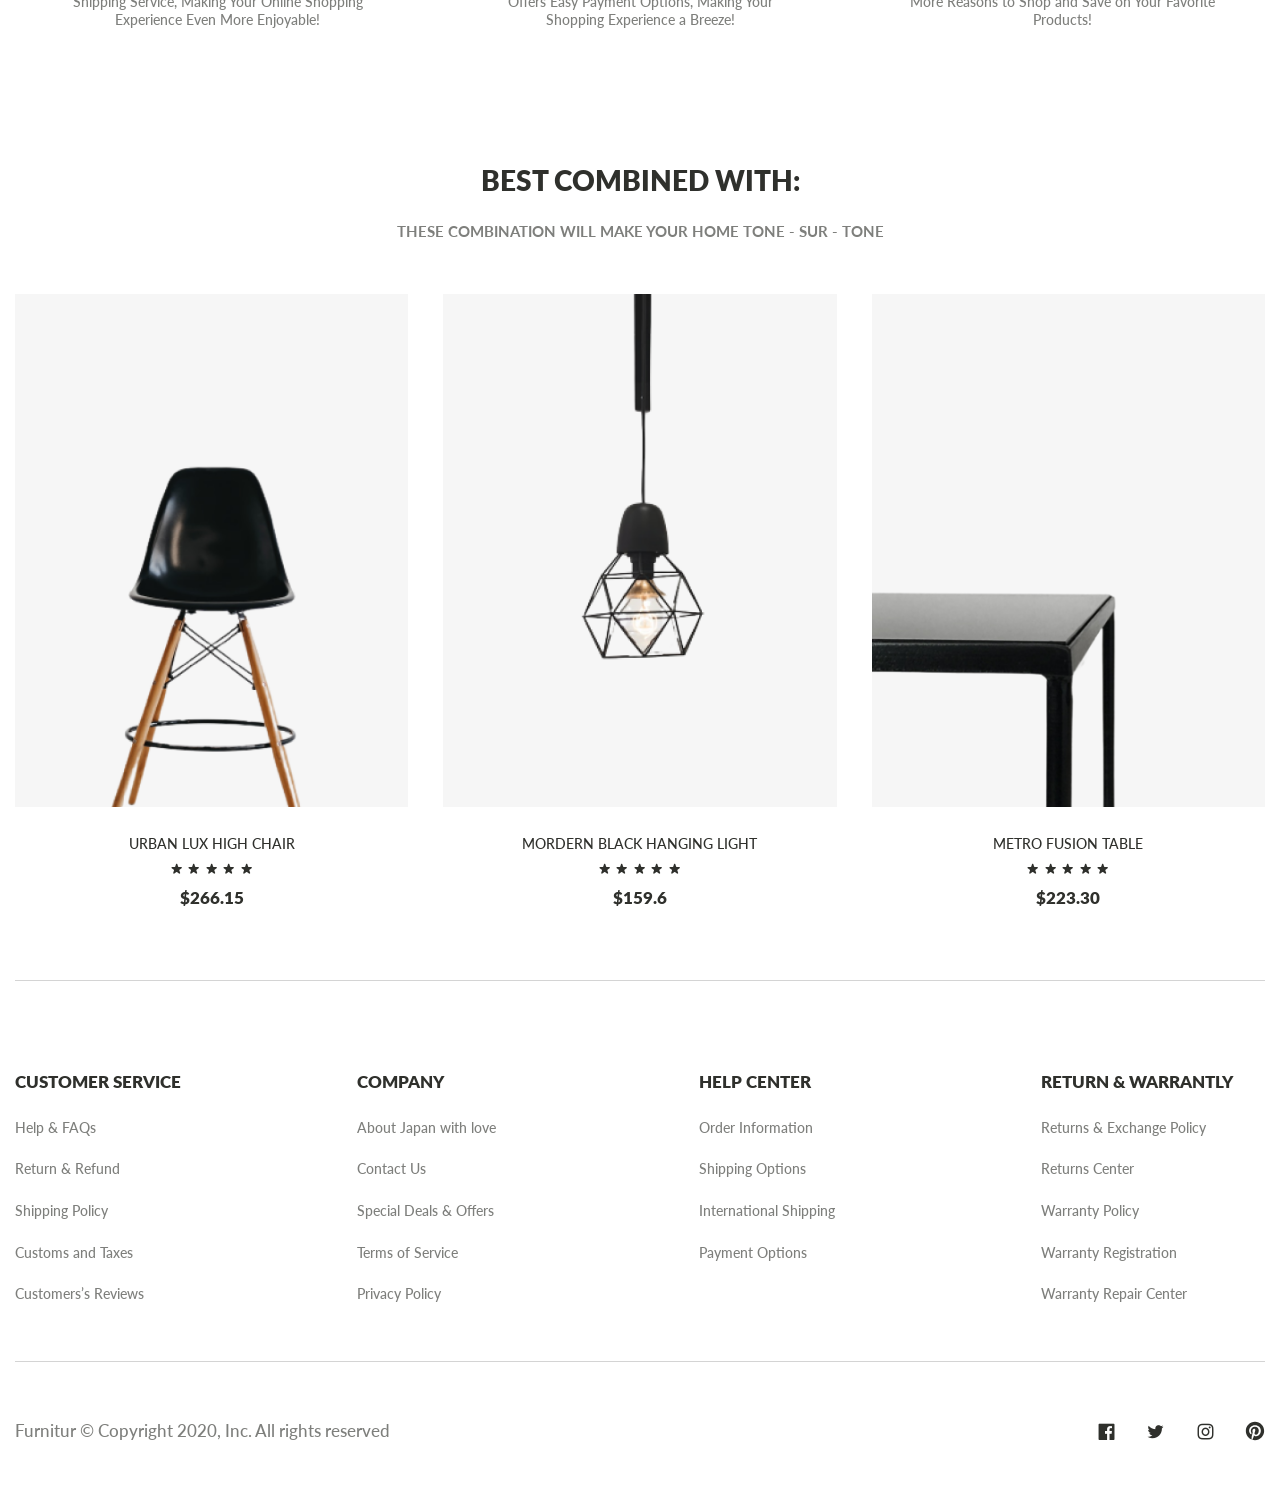
<file: furniture-layout/cart.html>
<!DOCTYPE html>
<html lang="en">
  <head>
    <meta charset="UTF-8" />
    <meta name="viewport" content="width=device-width, initial-scale=1.0" />
    <link rel="stylesheet" href="./fonts/style.css" />
    <link rel="stylesheet" href="./scss/style.css" />
    <title>Furniture</title>
  </head>
  <body>
    <div class="wrapper">
      <header class="header light">
        <div class="container">
          <div class="header__row">
            <div class="header__logo">
              <img src="./img/head-light.png" alt="logo" />
            </div>
            <nav class="navigation">
              <ul class="navigation__list">
                <li>
                  <a href="./index.html" class="navigation__link">HOME</a>
                </li>
                <li class="spoiler">
                  <a
                    href="#"
                    style="
                      display: flex;
                      align-items: center;
                      justify-content: center;
                    "
                    class="navigation__link"
                    >SHOP
                    <i
                      class="_icon-arrow-down iconca"
                      style="
                        transition: 0.3s;
                        padding-left: 5px;
                        font-size: 1.2rem;
                      "
                    ></i>
                  </a>
                  <ul class="spoiler__list">
                    <li><a href="#" class="spoiler__link first">Menu №1</a></li>
                    <li><a href="#" class="spoiler__link">Menu №2</a></li>
                    <li><a href="#" class="spoiler__link">Menu №3</a></li>
                    <li><a href="#" class="spoiler__link last">Menu №4</a></li>
                  </ul>
                </li>
                <li>
                  <a href="./index.html" class="navigation__link">BLOG</a>
                </li>
                <li>
                  <a href="./index.html" class="navigation__link">ABOUT US</a>
                </li>
              </ul>

              <div class="search adaptive">
                <div class="search__ico">
                  <svg
                    xmlns="http://www.w3.org/2000/svg"
                    width="20"
                    height="20"
                    viewBox="0 0 20 20"
                    fill="none"
                  >
                    <path
                      d="M17.5 17.5L12.5 12.5M14.1667 8.33333C14.1667 9.09938 14.0158 9.85792 13.7226 10.5657C13.4295 11.2734 12.9998 11.9164 12.4581 12.4581C11.9164 12.9998 11.2734 13.4295 10.5657 13.7226C9.85792 14.0158 9.09938 14.1667 8.33333 14.1667C7.56729 14.1667 6.80875 14.0158 6.10101 13.7226C5.39328 13.4295 4.75022 12.9998 4.20854 12.4581C3.66687 11.9164 3.23719 11.2734 2.94404 10.5657C2.65088 9.85792 2.5 9.09938 2.5 8.33333C2.5 6.78624 3.11458 5.30251 4.20854 4.20854C5.30251 3.11458 6.78624 2.5 8.33333 2.5C9.88043 2.5 11.3642 3.11458 12.4581 4.20854C13.5521 5.30251 14.1667 6.78624 14.1667 8.33333Z"
                      stroke="#2F302C"
                      stroke-width="1.5"
                      stroke-linecap="round"
                      stroke-linejoin="round"
                    />
                  </svg>
                </div>
                <input
                  type="text"
                  name="text"
                  id="searchInput1"
                  required
                  class="search__input"
                />
                <label class="search__label">Furniture</label>
              </div>
            </nav>
            <div class="search">
              <div class="search__ico">
                <svg
                  xmlns="http://www.w3.org/2000/svg"
                  width="21"
                  height="20"
                  viewBox="0 0 21 20"
                  fill="none"
                  style="margin-top: 3px"
                >
                  <path
                    d="M18 17.5L13 12.5M14.6667 8.33333C14.6667 9.09938 14.5158 9.85792 14.2226 10.5657C13.9295 11.2734 13.4998 11.9164 12.9581 12.4581C12.4164 12.9998 11.7734 13.4295 11.0657 13.7226C10.3579 14.0158 9.59938 14.1667 8.83333 14.1667C8.06729 14.1667 7.30875 14.0158 6.60101 13.7226C5.89328 13.4295 5.25022 12.9998 4.70854 12.4581C4.16687 11.9164 3.73719 11.2734 3.44404 10.5657C3.15088 9.85792 3 9.09938 3 8.33333C3 6.78624 3.61458 5.30251 4.70854 4.20854C5.80251 3.11458 7.28624 2.5 8.83333 2.5C10.3804 2.5 11.8642 3.11458 12.9581 4.20854C14.0521 5.30251 14.6667 6.78624 14.6667 8.33333Z"
                    stroke="#2F302C"
                    stroke-width="1.5"
                    stroke-linecap="round"
                    stroke-linejoin="round"
                  />
                </svg>
              </div>
              <input
                type="text"
                name="text"
                id="searchInput"
                required
                class="search__input"
              />
              <label class="search__label" style="color: #7e7f7c"
                >Furniture</label
              >
            </div>
            <div class="header__block">
              <div class="header__block_like">
                <div class="header__block_ico">
                  <svg
                    xmlns="http://www.w3.org/2000/svg"
                    width="20"
                    height="20"
                    viewBox="0 0 20 20"
                    fill="none"
                  >
                    <path
                      d="M2.78546 6.48195C2.97391 6.02698 3.25014 5.61358 3.59837 5.26536C3.94659 4.91713 4.35998 4.64091 4.81496 4.45245C5.26993 4.26399 5.75757 4.16699 6.25003 4.16699C6.74249 4.16699 7.23013 4.26399 7.68511 4.45245C8.14008 4.64091 8.55348 4.91713 8.9017 5.26536L10 6.36369L11.0984 5.26536C11.8016 4.56209 12.7555 4.167 13.75 4.167C14.7446 4.167 15.6984 4.56209 16.4017 5.26536C17.105 5.96862 17.5001 6.92246 17.5001 7.91703C17.5001 8.91159 17.105 9.86543 16.4017 10.5687L10 16.9704L3.59837 10.5687C3.25014 10.2205 2.97391 9.80707 2.78546 9.3521C2.597 8.89712 2.5 8.40949 2.5 7.91703C2.5 7.42456 2.597 6.93693 2.78546 6.48195Z"
                      stroke="white"
                      stroke-width="1.5"
                      stroke-linecap="round"
                      stroke-linejoin="round"
                    />
                  </svg>
                </div>
                <div class="header__block_text">LOVE</div>
              </div>
              <div class="header__block_like">
                <div class="header__block_ico">
                  <svg
                    xmlns="http://www.w3.org/2000/svg"
                    width="20"
                    height="20"
                    viewBox="0 0 20 20"
                    fill="none"
                  >
                    <path
                      d="M13.333 9.16667V5.83333C13.333 4.94928 12.9818 4.10143 12.3567 3.47631C11.7316 2.85119 10.8837 2.5 9.99967 2.5C9.11562 2.5 8.26777 2.85119 7.64265 3.47631C7.01753 4.10143 6.66634 4.94928 6.66634 5.83333V9.16667M4.16634 7.5H15.833L16.6663 17.5H3.33301L4.16634 7.5Z"
                      stroke="white"
                      stroke-width="1.5"
                      stroke-linecap="round"
                      stroke-linejoin="round"
                    />
                  </svg>
                </div>
                <div class="header__block_text">CART</div>
              </div>
            </div>
            <div class="header__burger"><span></span></div>
          </div>
        </div>
      </header>

      <main class="main">
        <section class="way">
          <div class="container way__container">
            <div class="way__body">
              <article class="way__box">
                <h2 class="way__title">SHOPING CART</h2>
                <p class="way__text">
                  THIS IS YOUR CART BASED ON WHAT YOU WANTED TO BY
                </p>
              </article>
              <div class="goal">
                <div class="goal__range">
                  <span></span>
                </div>
                <div class="goal__block">
                  <article class="goal__box">
                    <i class="goal__ico _active">
                      <svg
                        xmlns="http://www.w3.org/2000/svg"
                        width="24"
                        height="24"
                        viewBox="0 0 20 20"
                        fill="none"
                      >
                        <path
                          d="M13.333 9.16667V5.83333C13.333 4.94928 12.9818 4.10143 12.3567 3.47631C11.7316 2.85119 10.8837 2.5 9.99967 2.5C9.11562 2.5 8.26777 2.85119 7.64265 3.47631C7.01753 4.10143 6.66634 4.94928 6.66634 5.83333V9.16667M4.16634 7.5H15.833L16.6663 17.5H3.33301L4.16634 7.5Z"
                          stroke="#2F302C"
                          stroke-width="1.5"
                          stroke-linecap="round"
                          stroke-linejoin="round"
                        />
                      </svg>
                    </i>
                    <h4 class="goal__title">CART</h4>
                    <p class="goal__text">
                      Review all your product and edit the number.
                    </p>
                  </article>
                  <article class="goal__box">
                    <i class="goal__ico">
                      <svg
                        xmlns="http://www.w3.org/2000/svg"
                        width="24"
                        height="24"
                        viewBox="0 0 24 24"
                        fill="none"
                      >
                        <path
                          d="M5.121 17.804C7.21942 16.6179 9.58958 15.9963 12 16C14.5 16 16.847 16.655 18.879 17.804M15 10C15 10.7956 14.6839 11.5587 14.1213 12.1213C13.5587 12.6839 12.7956 13 12 13C11.2044 13 10.4413 12.6839 9.87868 12.1213C9.31607 11.5587 9 10.7956 9 10C9 9.20435 9.31607 8.44129 9.87868 7.87868C10.4413 7.31607 11.2044 7 12 7C12.7956 7 13.5587 7.31607 14.1213 7.87868C14.6839 8.44129 15 9.20435 15 10ZM21 12C21 13.1819 20.7672 14.3522 20.3149 15.4442C19.8626 16.5361 19.1997 17.5282 18.364 18.364C17.5282 19.1997 16.5361 19.8626 15.4442 20.3149C14.3522 20.7672 13.1819 21 12 21C10.8181 21 9.64778 20.7672 8.55585 20.3149C7.46392 19.8626 6.47177 19.1997 5.63604 18.364C4.80031 17.5282 4.13738 16.5361 3.68508 15.4442C3.23279 14.3522 3 13.1819 3 12C3 9.61305 3.94821 7.32387 5.63604 5.63604C7.32387 3.94821 9.61305 3 12 3C14.3869 3 16.6761 3.94821 18.364 5.63604C20.0518 7.32387 21 9.61305 21 12Z"
                          stroke="#2F302C"
                          stroke-width="1.5"
                          stroke-linecap="round"
                          stroke-linejoin="round"
                        />
                      </svg>
                    </i>
                    <h4 class="goal__title">CUSTOMER INFORMATION</h4>
                    <p class="goal__text">
                      Add your name, phone number and address.
                    </p>
                  </article>
                  <article class="goal__box">
                    <i class="goal__ico">
                      <svg
                        xmlns="http://www.w3.org/2000/svg"
                        width="24"
                        height="24"
                        viewBox="0 0 24 24"
                        fill="none"
                      >
                        <path
                          d="M3 10H21M7 15H8M12 15H13M6 19H18C18.7956 19 19.5587 18.6839 20.1213 18.1213C20.6839 17.5587 21 16.7956 21 16V8C21 7.20435 20.6839 6.44129 20.1213 5.87868C19.5587 5.31607 18.7956 5 18 5H6C5.20435 5 4.44129 5.31607 3.87868 5.87868C3.31607 6.44129 3 7.20435 3 8V16C3 16.7956 3.31607 17.5587 3.87868 18.1213C4.44129 18.6839 5.20435 19 6 19Z"
                          stroke="#2F302C"
                          stroke-width="1.5"
                          stroke-linecap="round"
                          stroke-linejoin="round"
                        />
                      </svg>
                    </i>
                    <h4 class="goal__title">SHIPPING & PAYMENT</h4>
                    <p class="goal__text">
                      With many payment method, included yours.
                    </p>
                  </article>
                  <article class="goal__box">
                    <i class="goal__ico">
                      <svg
                        xmlns="http://www.w3.org/2000/svg"
                        width="24"
                        height="24"
                        viewBox="0 0 24 24"
                        fill="none"
                      >
                        <path
                          d="M14.1213 14.1213C14.6839 13.5587 15 12.7956 15 12C15 11.2044 14.6839 10.4413 14.1213 9.87868C13.5587 9.31607 12.7956 9 12 9C11.2044 9 10.4413 9.31607 9.87868 9.87868C9.31607 10.4413 9 11.2044 9 12C9 12.7956 9.31607 13.5587 9.87868 14.1213C10.4413 14.6839 11.2044 15 12 15C12.7956 15 13.5587 14.6839 14.1213 14.1213Z"
                          stroke="#2F302C"
                          stroke-width="1.5"
                          stroke-linecap="round"
                          stroke-linejoin="round"
                        />
                        <path
                          d="M2.45801 12C3.73201 7.943 7.52301 5 12 5C16.478 5 20.268 7.943 21.542 12C20.268 16.057 16.478 19 12 19C7.52301 19 3.73201 16.057 2.45801 12Z"
                          stroke="#2F302C"
                          stroke-width="1.5"
                          stroke-linecap="round"
                          stroke-linejoin="round"
                        />
                      </svg>
                    </i>
                    <h4 class="goal__title">REVIEW</h4>
                    <p class="goal__text">
                      View all your information before the confimation.
                    </p>
                  </article>
                </div>
              </div>
            </div>
          </div>
        </section>

        <section class="cart">
          <div class="container">
            <div class="cart__body">
              <div class="cart__main">
                <div id="cartItems" class="cart__main_wrapper"></div>
                <div data-empty class="cart__empty">
                  <h1 class="cart__empty_title">
                    ☹ It looks like you haven't added any products to your cart
                    yet
                  </h1>
                  <p class="cart__empty_text">
                    In order to view the product catalog, click on the link
                  </p>
                  <a href="./catalog.html" class="cart__empty_link">CATALOG</a>
                </div>
              </div>
              <div class="cart__form">
                <div class="cart__form_texts">
                  <h3>ORDER SUMMARY</h3>
                  <p>Apply your monthly voucher to get more discount!</p>
                </div>
                <form action="#" class="cart__form_form">
                  <input
                    type="text"
                    name="code"
                    class="cart__form_input form_code"
                    placeholder="Your voucher code"
                  />
                  <div class="cart__form_total">
                    <div class="cart__form_box">
                      <div class="cart__form_text">Price</div>
                      <div class="cart__form_count">
                        $<span data-price>0.00</span>
                      </div>
                    </div>
                    <div class="cart__form_box">
                      <div class="cart__form_text">Discount 10%</div>
                      <div class="cart__form_count">
                        -$<span data-price-dis>0.00</span>
                      </div>
                    </div>
                    <div class="cart__form_box">
                      <div class="cart__form_text">Total Price</div>
                      <div class="cart__form_count-total">
                        $ <span data-total>0.00</span>
                      </div>
                    </div>
                  </div>
                  <textarea
                    class="cart__form_input form_area"
                    placeholder="Write your notes here..."
                  ></textarea>
                </form>
                <button class="cart__form_button none" type="button">
                  PROCEED TO CHECKOUT
                </button>
              </div>
            </div>
          </div>
        </section>

        <section class="choose" id="about">
          <div class="container">
            <div class="choose__body">
              <h1 class="choose__title">WHY CHOOSE US?</h1>
              <div class="choose__content">
                <div class="choose__box">
                  <div class="choose__box_ico _icon-choose1"></div>
                  <h1 class="choose__box_title">GLOBAL DELIVERY</h1>
                  <p class="choose__box_text">
                    Experience Hassle-Free Shipping and Seamless Global
                    Connectivity with Our Trustworthy and Efficient Delivery
                    Service, Bringing the World to Your Fingertips!
                  </p>
                </div>
                <div class="choose__box">
                  <div class="choose__box_ico _icon-choose2"></div>
                  <h1 class="choose__box_title">FREE SHIPPING</h1>
                  <p class="choose__box_text">
                    Shop to Your Heart's Content Without Worrying About Shipping
                    Costs: Our Free Shipping Service Delivers Your Purchases
                    with a Smile, Straight to Your Doorstep!
                  </p>
                </div>
                <div class="choose__box">
                  <div class="choose__box_ico _icon-choose3"></div>
                  <h1 class="choose__box_title">24/7 SUPPORTING</h1>
                  <p class="choose__box_text">
                    Shop with Confidence Anytime, Anywhere: Our Free Shipping
                    Service Comes with 24/7 Support to Ensure Your Packages
                    Arrive Safely and On Time!
                  </p>
                </div>
                <div class="choose__box">
                  <div class="choose__box_ico _icon-choose4"></div>
                  <h1 class="choose__box_title">DAILY EMAIL</h1>
                  <p class="choose__box_text">
                    Stay Up-to-Date with Your Deliveries: Enjoy the Convenience
                    of Daily Email Updates with Our Free Shipping Service,
                    Making Your Online Shopping Experience Even More Enjoyable!
                  </p>
                </div>
                <div class="choose__box">
                  <div class="choose__box_ico _icon-choose5"></div>
                  <h1 class="choose__box_title">EASY PAYMENT</h1>
                  <p class="choose__box_text">
                    Shop and Pay with Ease: Our Free Shipping Service Not Only
                    Delivers Your Packages for Free, but Also Offers Easy
                    Payment Options, Making Your Shopping Experience a Breeze!
                  </p>
                </div>
                <div class="choose__box">
                  <div class="choose__box_ico _icon-choose6"></div>
                  <h1 class="choose__box_title">MONTHLY VOUCHER</h1>
                  <p class="choose__box_text">
                    More Than Just Free Shipping: Our Service Rewards Your
                    Loyalty with Monthly Vouchers, Giving You More Reasons to
                    Shop and Save on Your Favorite Products!
                  </p>
                </div>
              </div>
            </div>
          </div>
        </section>

        <div class="best">
          <div class="container">
            <div class="best__body">
              <div class="best__box">
                <h1 class="best__title">BEST COMBINED WITH:</h1>
                <p class="best__text">
                  THESE COMBINATION WILL MAKE YOUR HOME TONE - SUR - TONE
                </p>
              </div>
              <div class="product bestl">
                <div data-id="1" class="card">
                  <div class="card__img">
                    <a data-product href="productCard.html?productId=1"
                      ><img src="./img/fil1.png" alt="img"
                    /></a>
                  </div>
                  <div class="card__box">
                    <h1 class="card__title">
                      <a data-product href="productCard.html?productId=1"
                        >URBAN LUX HIGH CHAIR</a
                      >
                    </h1>
                    <ul class="card__list">
                      <li class="card__item _icon-star"></li>
                      <li class="card__item _icon-star"></li>
                      <li class="card__item _icon-star"></li>
                      <li class="card__item _icon-star"></li>
                      <li class="card__item _icon-star"></li>
                    </ul>
                    <div class="card__price">
                      <a data-product href="productCard.html?productId=1"
                        >$266.15</a
                      >
                    </div>
                  </div>
                </div>
                <div data-id="2" class="card">
                  <div class="card__img">
                    <a data-product href="productCard.html?productId=2"
                      ><img src="./img/fil2.png" alt="img"
                    /></a>
                  </div>
                  <div class="card__box">
                    <h1 class="card__title">
                      <a data-product href="productCard.html?productId=2"
                        >MORDERN BLACK HANGING LIGHT</a
                      >
                    </h1>
                    <ul class="card__list">
                      <li class="card__item _icon-star"></li>
                      <li class="card__item _icon-star"></li>
                      <li class="card__item _icon-star"></li>
                      <li class="card__item _icon-star"></li>
                      <li class="card__item _icon-star"></li>
                    </ul>
                    <div class="card__price">
                      <a data-product href="productCard.html?productId=2"
                        >$159.6</a
                      >
                    </div>
                  </div>
                </div>
                <div data-id="3" class="card">
                  <div class="card__img">
                    <a data-product href="productCard.html?productId=3"
                      ><img src="./img/fil3.png" alt="img"
                    /></a>
                  </div>
                  <div class="card__box">
                    <h1 class="card__title">
                      <a data-product href="productCard.html?productId=3"
                        >METRO FUSION TABLE</a
                      >
                    </h1>
                    <ul class="card__list">
                      <li class="card__item _icon-star"></li>
                      <li class="card__item _icon-star"></li>
                      <li class="card__item _icon-star"></li>
                      <li class="card__item _icon-star"></li>
                      <li class="card__item _icon-star"></li>
                    </ul>
                    <div class="card__price">
                      <a data-product href="productCard.html?productId=3"
                        >$223.30</a
                      >
                    </div>
                  </div>
                </div>
              </div>
            </div>
          </div>
        </div>
      </main>

      <footer class="footer">
        <div class="container">
          <div class="footer__body">
            <div data-spollers="710,max" class="footer__content">
              <div class="footer__block">
                <button
                  tabindex="-1"
                  data-spoller
                  class="footer__button"
                  type="button"
                >
                  CUSTOMER SERVICE
                </button>
                <div>
                  <ul class="footer__block_list">
                    <li>
                      <a href="#" class="footer__block_link">Help & FAQs</a>
                    </li>
                    <li>
                      <a href="#" class="footer__block_link">Return & Refund</a>
                    </li>
                    <li>
                      <a href="#" class="footer__block_link">Shipping Policy</a>
                    </li>
                    <li>
                      <a href="#" class="footer__block_link"
                        >Customs and Taxes</a
                      >
                    </li>
                    <li>
                      <a href="#" class="footer__block_link"
                        >Customers’s Reviews</a
                      >
                    </li>
                  </ul>
                </div>
              </div>
              <div class="footer__block">
                <button
                  tabindex="-1"
                  data-spoller
                  class="footer__button"
                  type="button"
                >
                  COMPANY
                </button>
                <div>
                  <ul class="footer__block_list">
                    <li>
                      <a href="#" class="footer__block_link"
                        >About Japan with love</a
                      >
                    </li>
                    <li>
                      <a href="#" class="footer__block_link">Contact Us</a>
                    </li>
                    <li>
                      <a href="#" class="footer__block_link"
                        >Special Deals & Offers</a
                      >
                    </li>
                    <li>
                      <a href="#" class="footer__block_link"
                        >Terms of Service</a
                      >
                    </li>
                    <li>
                      <a href="#" class="footer__block_link">Privacy Policy</a>
                    </li>
                  </ul>
                </div>
              </div>
              <div class="footer__block">
                <button
                  tabindex="-1"
                  data-spoller
                  class="footer__button"
                  type="button"
                >
                  HELP CENTER
                </button>
                <div>
                  <ul class="footer__block_list">
                    <li>
                      <a href="#" class="footer__block_link"
                        >Order Information</a
                      >
                    </li>
                    <li>
                      <a href="#" class="footer__block_link"
                        >Shipping Options</a
                      >
                    </li>
                    <li>
                      <a href="#" class="footer__block_link"
                        >International Shipping</a
                      >
                    </li>
                    <li>
                      <a href="#" class="footer__block_link">Payment Options</a>
                    </li>
                  </ul>
                </div>
              </div>
              <div class="footer__block">
                <button
                  tabindex="-1"
                  data-spoller
                  class="footer__button"
                  type="button"
                >
                  RETURN & WARRANTLY
                </button>
                <div>
                  <ul class="footer__block_list">
                    <li>
                      <a href="#" class="footer__block_link"
                        >Returns & Exchange Policy</a
                      >
                    </li>
                    <li>
                      <a href="#" class="footer__block_link">Returns Center</a>
                    </li>
                    <li>
                      <a href="#" class="footer__block_link">Warranty Policy</a>
                    </li>
                    <li>
                      <a href="#" class="footer__block_link"
                        >Warranty Registration</a
                      >
                    </li>
                    <li>
                      <a href="#" class="footer__block_link"
                        >Warranty Repair Center</a
                      >
                    </li>
                  </ul>
                </div>
              </div>
            </div>
            <div class="footer__bottom">
              <p class="footer__bottom_text">
                Furnitur © Copyright 2020, Inc. All rights reserved
              </p>
              <div class="footer__bottom_icon">
                <a href="#" class="footer__bottom_ico _icon-footer1"></a>
                <a href="#" class="footer__bottom_ico _icon-footer2"></a>
                <a href="#" class="footer__bottom_ico _icon-footer3"></a>
                <a href="#" class="footer__bottom_ico">
                  <svg
                    xmlns="http://www.w3.org/2000/svg"
                    width="20"
                    height="20"
                    viewBox="0 0 20 20"
                    fill="none"
                  >
                    <g clip-path="url(#clip0_844_503)">
                      <path
                        d="M9.99968 19.1522C15.0623 19.1522 19.1663 15.0516 19.1663 9.99311C19.1663 4.93467 15.0623 0.833984 9.99968 0.833984C4.93706 0.833984 0.833008 4.93467 0.833008 9.99311C0.833008 15.0516 4.93706 19.1522 9.99968 19.1522Z"
                        fill="white"
                      />
                      <path
                        class="path1"
                        d="M9.99967 0.833984C4.93726 0.833984 0.833008 4.93486 0.833008 9.99311C0.833008 13.8754 3.24727 17.1923 6.65742 18.5266C6.57443 17.8029 6.50653 16.6872 6.6876 15.8957C6.85358 15.1795 7.75893 11.3425 7.75893 11.3425C7.75893 11.3425 7.48733 10.7922 7.48733 9.98557C7.48733 8.71159 8.2267 7.76175 9.14714 7.76175C9.93177 7.76175 10.309 8.34975 10.309 9.05082C10.309 9.83481 9.81106 11.0108 9.547 12.1039C9.32821 13.016 10.0072 13.7623 10.905 13.7623C12.5347 13.7623 13.7871 12.0436 13.7871 9.57096C13.7871 7.3773 12.2102 5.84701 9.95441 5.84701C7.34398 5.84701 5.81243 7.79945 5.81243 9.81973C5.81243 10.6037 6.11421 11.448 6.49144 11.9079C6.56689 11.9983 6.57443 12.0812 6.5518 12.1717C6.4839 12.4582 6.32546 13.0838 6.29529 13.212C6.25756 13.3778 6.15948 13.4155 5.98596 13.3326C4.83918 12.7974 4.12245 11.1314 4.12245 9.78204C4.12245 6.89484 6.21984 4.24133 10.1807 4.24133C13.357 4.24133 15.8316 6.50284 15.8316 9.53327C15.8316 12.6919 13.8399 15.2323 11.0785 15.2323C10.1506 15.2323 9.27539 14.7498 8.98116 14.1769C8.98116 14.1769 8.52094 15.9258 8.40777 16.3555C8.20406 17.1546 7.64577 18.1496 7.26854 18.7602C8.12862 19.0241 9.03397 19.1673 9.98459 19.1673C15.047 19.1673 19.1513 15.0664 19.1513 10.0082C19.1663 4.93486 15.0621 0.833984 9.99967 0.833984Z"
                        fill="#2F302C"
                      />
                    </g>
                    <defs>
                      <clipPath id="clip0_844_503">
                        <rect width="20" height="20" fill="white" />
                      </clipPath>
                    </defs>
                  </svg>
                </a>
              </div>
            </div>
          </div>
        </div>
      </footer>

      <div class="follow" id="love">
        <div class="follow__area"></div>
        <div class="follow__body">
          <div class="follow__content">
            <div data-id="" class="follow__wrapper"></div>
            <div data-cart-empty class="follow__empty">
              <h1 class="follow__empty_title">
                ☹ It looks like you haven't liked any products yet
              </h1>
              <p class="follow__empty_text">
                In order to view the product catalog, click on the link =>
                <a href="./catalog.html">Catalog</a>
              </p>
            </div>
            <div class="follow__close"></div>
          </div>
        </div>
      </div>
    </div>

    <script src="./fonts/demo-files/demo.js"></script>
    <script src="./js/adaptiveSpoller.js"></script>
    <script src="./js/storage.js"></script>
    <script src="./js/cart.js"></script>
    <script src="./js/script.js"></script>
    <script>
      document
        .getElementById("searchInput1")
        .addEventListener("keyup", function (event) {
          if (event.key === "Enter") {
            var searchText = this.value;
            sessionStorage.setItem("searchText", searchText);
            window.location.href = "catalog.html";
          }
        });
      document
        .getElementById("searchInput")
        .addEventListener("keyup", function (event) {
          if (event.key === "Enter") {
            var searchText = this.value;
            sessionStorage.setItem("searchText", searchText);
            window.location.href = "catalog.html";
          }
        });
    </script>
  </body>
</html>
</file>
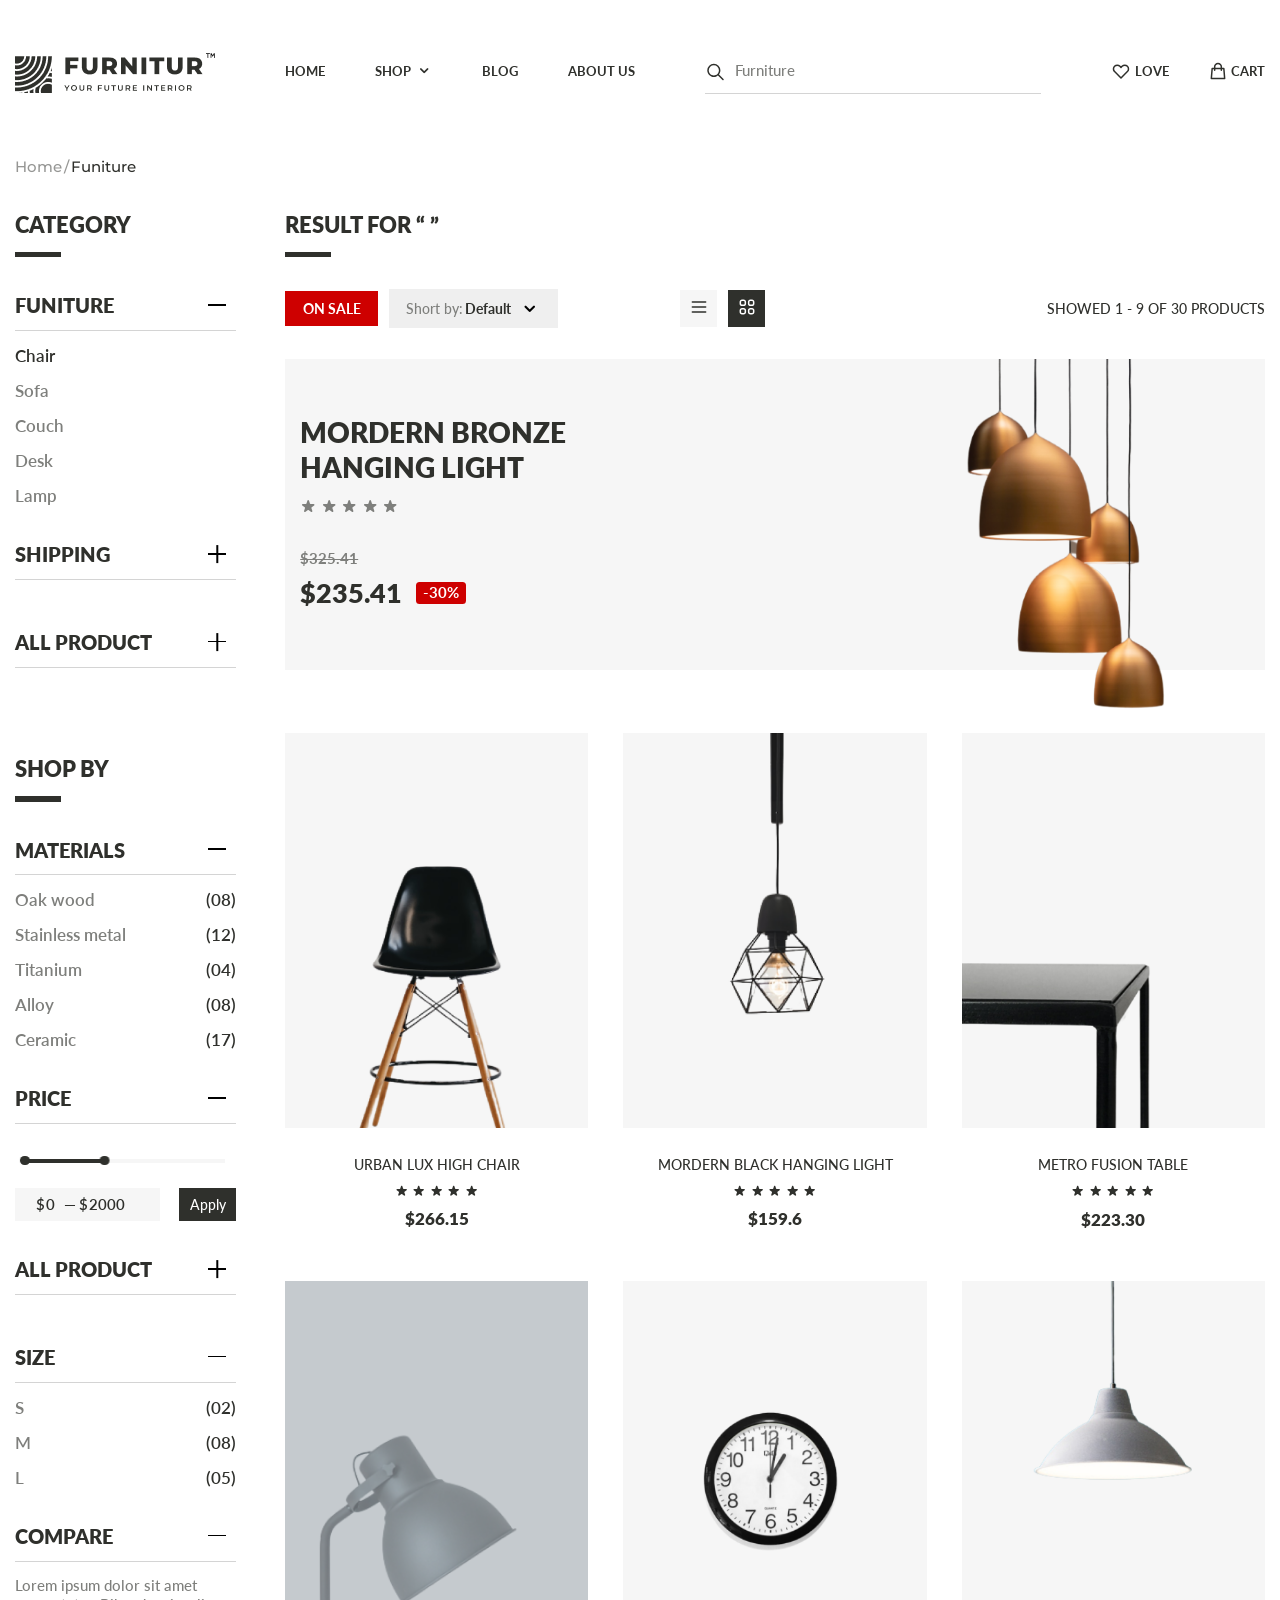
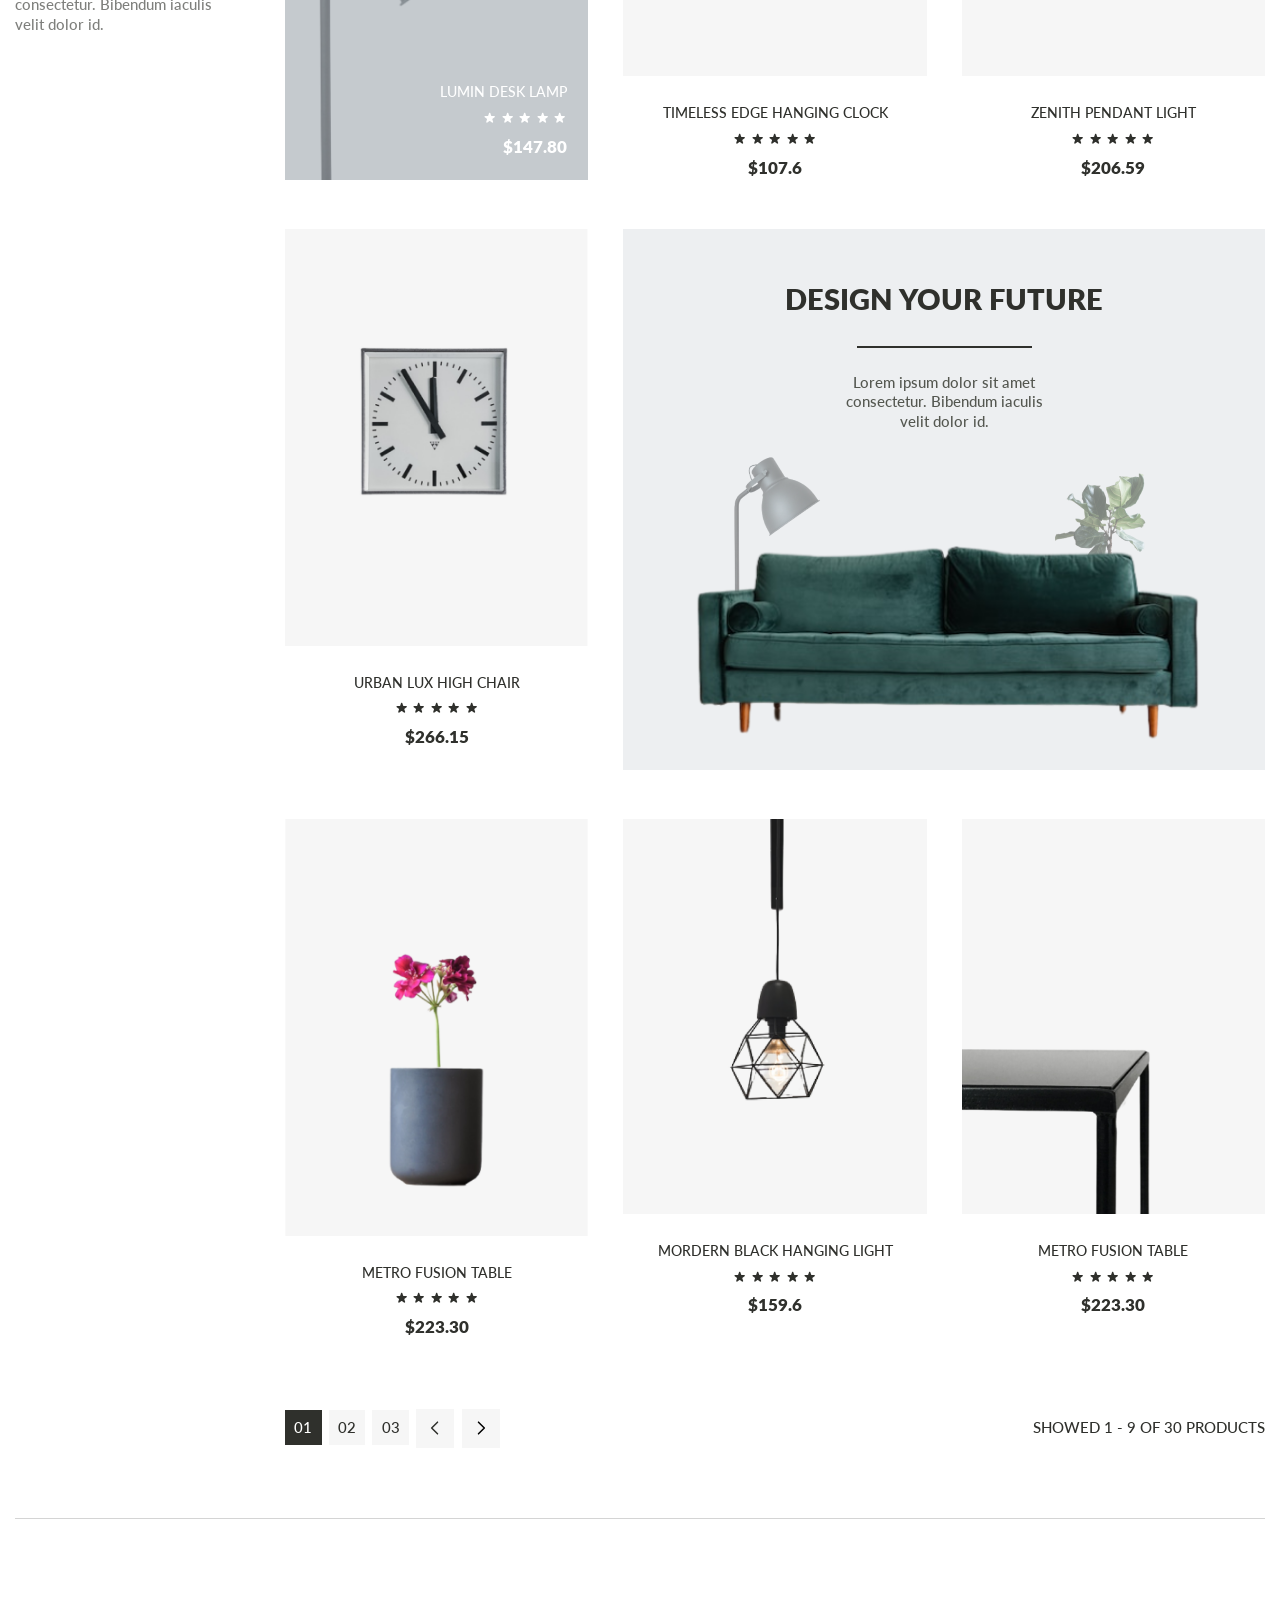
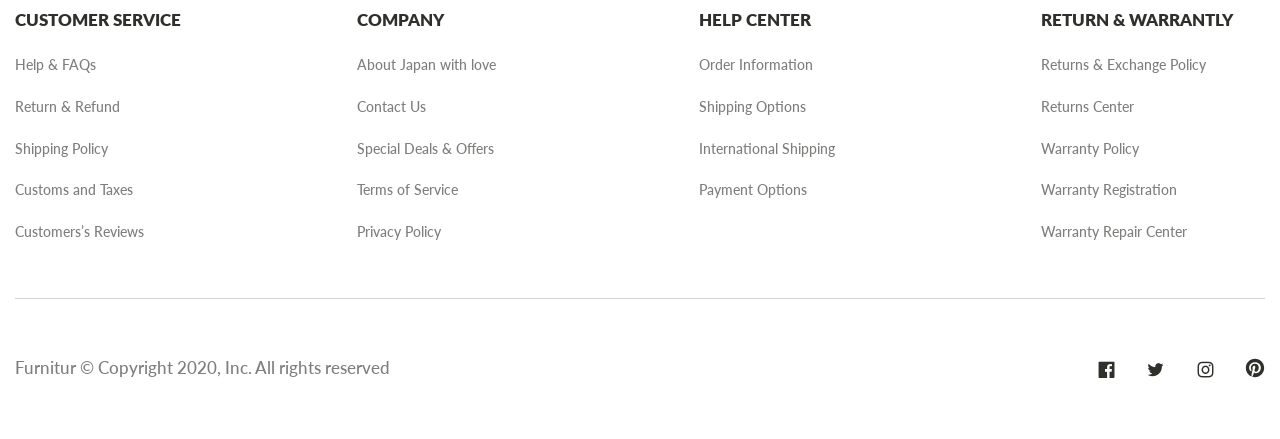
<file: furniture-layout/catalog.html>
<!DOCTYPE html>
<html lang="en">
  <head>
    <meta charset="UTF-8" />
    <meta name="viewport" content="width=device-width, initial-scale=1.0" />
    <link rel="stylesheet" href="./fonts/style.css" />
    <link rel="stylesheet" href="./scss/nouislider.min.css" />
    <link rel="stylesheet" href="./scss/style.css" />
    <title>Furniture</title>
  </head>
  <body>
    <div class="wrapper">
      <header class="header light">
        <div class="container">
          <div class="header__row">
            <div class="header__logo">
              <img src="./img/head-light.png" alt="logo" />
            </div>
            <nav class="navigation">
              <ul class="navigation__list">
                <li>
                  <a href="./index.html" class="navigation__link">HOME</a>
                </li>
                <li class="spoiler">
                  <a
                    href="#"
                    style="
                      display: flex;
                      align-items: center;
                      justify-content: center;
                    "
                    class="navigation__link"
                    >SHOP
                    <i
                      class="_icon-arrow-down iconca"
                      style="
                        transition: 0.3s;
                        padding-left: 5px;
                        font-size: 1.2rem;
                      "
                    ></i>
                  </a>
                  <ul class="spoiler__list">
                    <li><a href="#" class="spoiler__link first">Menu №1</a></li>
                    <li><a href="#" class="spoiler__link">Menu №2</a></li>
                    <li><a href="#" class="spoiler__link">Menu №3</a></li>
                    <li><a href="#" class="spoiler__link last">Menu №4</a></li>
                  </ul>
                </li>
                <li>
                  <a href="./index.html" class="navigation__link">BLOG</a>
                </li>
                <li>
                  <a href="./index.html" class="navigation__link">ABOUT US</a>
                </li>
              </ul>

              <div class="search adaptive">
                <div class="search__ico">
                  <svg
                    xmlns="http://www.w3.org/2000/svg"
                    width="20"
                    height="20"
                    viewBox="0 0 20 20"
                    fill="none"
                  >
                    <path
                      d="M17.5 17.5L12.5 12.5M14.1667 8.33333C14.1667 9.09938 14.0158 9.85792 13.7226 10.5657C13.4295 11.2734 12.9998 11.9164 12.4581 12.4581C11.9164 12.9998 11.2734 13.4295 10.5657 13.7226C9.85792 14.0158 9.09938 14.1667 8.33333 14.1667C7.56729 14.1667 6.80875 14.0158 6.10101 13.7226C5.39328 13.4295 4.75022 12.9998 4.20854 12.4581C3.66687 11.9164 3.23719 11.2734 2.94404 10.5657C2.65088 9.85792 2.5 9.09938 2.5 8.33333C2.5 6.78624 3.11458 5.30251 4.20854 4.20854C5.30251 3.11458 6.78624 2.5 8.33333 2.5C9.88043 2.5 11.3642 3.11458 12.4581 4.20854C13.5521 5.30251 14.1667 6.78624 14.1667 8.33333Z"
                      stroke="#2F302C"
                      stroke-width="1.5"
                      stroke-linecap="round"
                      stroke-linejoin="round"
                    />
                  </svg>
                </div>
                <input
                  type="text"
                  name="text"
                  id="searchInput1"
                  required
                  class="search__input"
                />
                <label class="search__label">Furniture</label>
              </div>
            </nav>
            <div class="search">
              <div class="search__ico">
                <svg
                  xmlns="http://www.w3.org/2000/svg"
                  width="21"
                  height="20"
                  viewBox="0 0 21 20"
                  fill="none"
                  style="margin-top: 3px"
                >
                  <path
                    d="M18 17.5L13 12.5M14.6667 8.33333C14.6667 9.09938 14.5158 9.85792 14.2226 10.5657C13.9295 11.2734 13.4998 11.9164 12.9581 12.4581C12.4164 12.9998 11.7734 13.4295 11.0657 13.7226C10.3579 14.0158 9.59938 14.1667 8.83333 14.1667C8.06729 14.1667 7.30875 14.0158 6.60101 13.7226C5.89328 13.4295 5.25022 12.9998 4.70854 12.4581C4.16687 11.9164 3.73719 11.2734 3.44404 10.5657C3.15088 9.85792 3 9.09938 3 8.33333C3 6.78624 3.61458 5.30251 4.70854 4.20854C5.80251 3.11458 7.28624 2.5 8.83333 2.5C10.3804 2.5 11.8642 3.11458 12.9581 4.20854C14.0521 5.30251 14.6667 6.78624 14.6667 8.33333Z"
                    stroke="#2F302C"
                    stroke-width="1.5"
                    stroke-linecap="round"
                    stroke-linejoin="round"
                  />
                </svg>
              </div>
              <input
                type="text"
                name="text"
                id="searchInput"
                required
                class="search__input"
              />
              <label class="search__label" style="color: #7e7f7c"
                >Furniture</label
              >
            </div>
            <div class="header__block">
              <div class="header__block_like">
                <div class="header__block_ico">
                  <svg
                    xmlns="http://www.w3.org/2000/svg"
                    width="20"
                    height="20"
                    viewBox="0 0 20 20"
                    fill="none"
                  >
                    <path
                      d="M2.78546 6.48195C2.97391 6.02698 3.25014 5.61358 3.59837 5.26536C3.94659 4.91713 4.35998 4.64091 4.81496 4.45245C5.26993 4.26399 5.75757 4.16699 6.25003 4.16699C6.74249 4.16699 7.23013 4.26399 7.68511 4.45245C8.14008 4.64091 8.55348 4.91713 8.9017 5.26536L10 6.36369L11.0984 5.26536C11.8016 4.56209 12.7555 4.167 13.75 4.167C14.7446 4.167 15.6984 4.56209 16.4017 5.26536C17.105 5.96862 17.5001 6.92246 17.5001 7.91703C17.5001 8.91159 17.105 9.86543 16.4017 10.5687L10 16.9704L3.59837 10.5687C3.25014 10.2205 2.97391 9.80707 2.78546 9.3521C2.597 8.89712 2.5 8.40949 2.5 7.91703C2.5 7.42456 2.597 6.93693 2.78546 6.48195Z"
                      stroke="white"
                      stroke-width="1.5"
                      stroke-linecap="round"
                      stroke-linejoin="round"
                    />
                  </svg>
                </div>
                <div class="header__block_text">LOVE</div>
              </div>
              <div class="header__block_like">
                <div class="header__block_ico">
                  <svg
                    xmlns="http://www.w3.org/2000/svg"
                    width="20"
                    height="20"
                    viewBox="0 0 20 20"
                    fill="none"
                  >
                    <path
                      d="M13.333 9.16667V5.83333C13.333 4.94928 12.9818 4.10143 12.3567 3.47631C11.7316 2.85119 10.8837 2.5 9.99967 2.5C9.11562 2.5 8.26777 2.85119 7.64265 3.47631C7.01753 4.10143 6.66634 4.94928 6.66634 5.83333V9.16667M4.16634 7.5H15.833L16.6663 17.5H3.33301L4.16634 7.5Z"
                      stroke="white"
                      stroke-width="1.5"
                      stroke-linecap="round"
                      stroke-linejoin="round"
                    />
                  </svg>
                </div>
                <a href="./cart.html" class="header__block_text">CART</a>
              </div>
            </div>
            <div class="header__burger"><span></span></div>
          </div>
        </div>
      </header>

      <main class="main">
        <div class="catalog">
          <div class="container">
            <nav class="breadcrumbs">
              <ul class="breadcrumbs__list">
                <li>
                  <a href="./index.html" class="breadcrumbs__link">Home</a>
                </li>
                <li>
                  <span class="breadcrumbs__current">Funiture</span>
                </li>
              </ul>
            </nav>
            <div class="catalog__body">
              <div class="catalog__filter">
                <div data-spollers class="category">
                  <div class="catalog__maintitle">
                    <h1>CATEGORY</h1>
                    <div class="title-line cat"></div>
                  </div>
                  <div class="category__spoller">
                    <button
                      tabindex="-1"
                      data-spoller
                      class="category__button _active"
                      type="button"
                    >
                      FUNITURE
                    </button>
                    <div class="category__block">
                      <ul class="category__block_list">
                        <li>
                          <a href="#" class="category__block_link active"
                            >Chair</a
                          >
                        </li>
                        <li>
                          <a href="#" class="category__block_link">Sofa</a>
                        </li>
                        <li>
                          <a href="#" class="category__block_link">Couch</a>
                        </li>
                        <li>
                          <a href="#" class="category__block_link">Desk</a>
                        </li>
                        <li>
                          <a href="#" class="category__block_link">Lamp</a>
                        </li>
                      </ul>
                    </div>
                  </div>
                  <div class="category__spoller">
                    <button
                      tabindex="-1"
                      data-spoller
                      class="category__button"
                      type="button"
                    >
                      SHIPPING
                    </button>
                    <div class="category__block">
                      <ul class="category__block_list">
                        <li>
                          <a href="#" class="category__block_link active"
                            >Free</a
                          >
                        </li>
                        <li>
                          <a href="#" class="category__block_link"
                            >Less then 10$</a
                          >
                        </li>
                        <li>
                          <a href="#" class="category__block_link"
                            >Less then 40$</a
                          >
                        </li>
                        <li>
                          <a href="#" class="category__block_link"
                            >All inclusive</a
                          >
                        </li>
                      </ul>
                    </div>
                  </div>
                  <div class="category__spoller">
                    <button
                      tabindex="-1"
                      data-spoller
                      class="category__button"
                      type="button"
                    >
                      ALL PRODUCT
                    </button>
                    <div class="category__block">
                      <ul class="category__block_list">
                        <li>
                          <a href="#" class="category__block_link"
                            >Chair <span>(02)</span></a
                          >
                        </li>
                        <li>
                          <a href="#" class="category__block_link"
                            >Sofa <span>(08)</span></a
                          >
                        </li>
                        <li>
                          <a href="#" class="category__block_link"
                            >Couch <span>(05)</span></a
                          >
                        </li>
                        <li>
                          <a href="#" class="category__block_link"
                            >Desk <span>(03)</span></a
                          >
                        </li>
                        <li>
                          <a href="#" class="category__block_link"
                            >Lamp <span>(09)</span></a
                          >
                        </li>
                        <li>
                          <a href="#" class="category__block_link">
                            Modern Couch <span>(01)</span></a
                          >
                        </li>
                        <li>
                          <a href="#" class="category__block_link">
                            Modern Desk <span>(00)</span></a
                          >
                        </li>
                        <li>
                          <a href="#" class="category__block_link">
                            Modern Lamp <span>(02)</span></a
                          >
                        </li>
                      </ul>
                    </div>
                  </div>
                </div>
                <div data-spollers class="category">
                  <div class="catalog__maintitle">
                    <h1>SHOP BY</h1>
                    <div class="title-line cat"></div>
                  </div>
                  <div class="category__spoller">
                    <button
                      tabindex="-1"
                      data-spoller
                      class="category__button _active"
                      type="button"
                    >
                      MATERIALS
                    </button>
                    <div class="category__block">
                      <ul class="category__block_list">
                        <li>
                          <a href="#" class="category__block_link"
                            >Oak wood <span>(08)</span></a
                          >
                        </li>
                        <li>
                          <a href="#" class="category__block_link"
                            >Stainless metal <span>(12)</span></a
                          >
                        </li>
                        <li>
                          <a href="#" class="category__block_link"
                            >Titanium <span>(04)</span></a
                          >
                        </li>
                        <li>
                          <a href="#" class="category__block_link"
                            >Alloy <span>(08)</span></a
                          >
                        </li>
                        <li>
                          <a href="#" class="category__block_link"
                            >Ceramic <span>(17)</span></a
                          >
                        </li>
                      </ul>
                    </div>
                  </div>
                  <div class="category__spoller">
                    <button
                      tabindex="-1"
                      data-spoller
                      class="category__button _active"
                      type="button"
                    >
                      PRICE
                    </button>
                    <div class="category__block">
                      <div class="ok">
                        <div class="category__block_slider" id="slider"></div>
                        <div class="category__block_show">
                          <form name="main" class="category__block_inputs">
                            <span>$</span>
                            <input
                              type="number"
                              min="0"
                              max="5000"
                              placeholder="0"
                              name="minInput"
                              id="input-0"
                              class="category__block_input category__block_input1"
                            />
                            <span class="minus">—</span>
                            <span>$</span>
                            <input
                              type="number"
                              min="0"
                              max="5000"
                              placeholder="2000"
                              id="input-1"
                              name="maxInput"
                              class="category__block_input category__block_input2"
                            />
                          </form>
                          <button class="category__block_button" type="submit">
                            Apply
                          </button>
                        </div>
                      </div>
                    </div>
                  </div>
                  <div class="category__spoller">
                    <button
                      tabindex="-1"
                      data-spoller
                      class="category__button"
                      type="button"
                    >
                      ALL PRODUCT
                    </button>
                    <div class="category__block">
                      <ul class="category__block_list">
                        <li>
                          <a href="#" class="category__block_link"
                            >Chair <span>(02)</span></a
                          >
                        </li>
                        <li>
                          <a href="#" class="category__block_link"
                            >Sofa <span>(08)</span></a
                          >
                        </li>
                        <li>
                          <a href="#" class="category__block_link"
                            >Couch <span>(05)</span></a
                          >
                        </li>
                        <li>
                          <a href="#" class="category__block_link"
                            >Desk <span>(03)</span></a
                          >
                        </li>
                        <li>
                          <a href="#" class="category__block_link"
                            >Lamp <span>(09)</span></a
                          >
                        </li>
                        <li>
                          <a href="#" class="category__block_link">
                            Modern Couch <span>(01)</span></a
                          >
                        </li>
                        <li>
                          <a href="#" class="category__block_link">
                            Modern Desk <span>(00)</span></a
                          >
                        </li>
                        <li>
                          <a href="#" class="category__block_link">
                            Modern Lamp <span>(02)</span></a
                          >
                        </li>
                      </ul>
                    </div>
                  </div>
                  <div class="category__spoller">
                    <button
                      tabindex="-1"
                      data-spoller
                      class="category__button _active"
                      type="button"
                    >
                      SIZE
                    </button>
                    <div class="category__block">
                      <ul class="category__block_list">
                        <li>
                          <a href="#" class="category__block_link"
                            >S <span>(02)</span></a
                          >
                        </li>
                        <li>
                          <a href="#" class="category__block_link"
                            >M <span>(08)</span></a
                          >
                        </li>
                        <li>
                          <a href="#" class="category__block_link"
                            >L <span>(05)</span></a
                          >
                        </li>
                      </ul>
                    </div>
                  </div>
                  <div class="category__spoller">
                    <button
                      tabindex="-1"
                      data-spoller
                      class="category__button _active"
                      type="button"
                    >
                      COMPARE
                    </button>
                    <div class="category__block">
                      <p class="category__block_text">
                        Lorem ipsum dolor sit amet consectetur. Bibendum iaculis
                        velit dolor id.
                      </p>
                    </div>
                  </div>
                </div>
              </div>
              <div class="catalog__content">
                <div class="catalog__maintitle">
                  <h1>RESULT FOR “ <span id="pageTitle"></span> ”</h1>
                  <div class="title-line cat"></div>
                </div>
                <div class="catalog__control">
                  <div class="catalog__control_main">
                    <div class="catalog__control_current">
                      <button class="catalog__control_sale">ON SALE</button>
                      <button type="button" class="catalog__control_short">
                        Short by: <span>Default</span>
                        <i class="_icon-arrow-down"></i>
                      </button>
                    </div>
                    <div class="catalog__control_more">
                      <div class="catalog__control_menu">
                        <svg
                          xmlns="http://www.w3.org/2000/svg"
                          width="20"
                          height="20"
                          viewBox="0 0 20 20"
                          fill="none"
                        >
                          <path
                            d="M3.33398 15H16.6673M3.33398 5H16.6673H3.33398ZM3.33398 10H16.6673H3.33398Z"
                            stroke="#2F302C"
                            stroke-width="1.5"
                            stroke-linecap="round"
                            stroke-linejoin="round"
                          />
                        </svg>
                      </div>
                      <div class="catalog__control_grid">
                        <svg
                          xmlns="http://www.w3.org/2000/svg"
                          width="20"
                          height="20"
                          viewBox="0 0 20 20"
                          fill="none"
                        >
                          <path
                            d="M3.82214 3.82214C3.50958 4.1347 3.33398 4.55862 3.33398 5.00065V6.66732C3.33398 7.10935 3.50958 7.53327 3.82214 7.84583C4.1347 8.15839 4.55862 8.33398 5.00065 8.33398H6.66732C7.10935 8.33398 7.53327 8.15839 7.84583 7.84583C8.15839 7.53327 8.33398 7.10935 8.33398 6.66732V5.00065C8.33398 4.55862 8.15839 4.1347 7.84583 3.82214C7.53327 3.50958 7.10935 3.33398 6.66732 3.33398H5.00065C4.55862 3.33398 4.1347 3.50958 3.82214 3.82214Z"
                            stroke="white"
                            stroke-width="1.5"
                            stroke-linecap="round"
                            stroke-linejoin="round"
                          />
                          <path
                            d="M12.1555 3.82214C11.8429 4.1347 11.6673 4.55862 11.6673 5.00065V6.66732C11.6673 7.10935 11.8429 7.53327 12.1555 7.84583C12.468 8.15839 12.892 8.33398 13.334 8.33398H15.0007C15.4427 8.33398 15.8666 8.15839 16.1792 7.84583C16.4917 7.53327 16.6673 7.10935 16.6673 6.66732V5.00065C16.6673 4.55862 16.4917 4.1347 16.1792 3.82214C15.8666 3.50958 15.4427 3.33398 15.0007 3.33398H13.334C12.892 3.33398 12.468 3.50958 12.1555 3.82214Z"
                            stroke="white"
                            stroke-width="1.5"
                            stroke-linecap="round"
                            stroke-linejoin="round"
                          />
                          <path
                            d="M3.82214 12.1555C3.50958 12.468 3.33398 12.892 3.33398 13.334V15.0007C3.33398 15.4427 3.50958 15.8666 3.82214 16.1792C4.1347 16.4917 4.55862 16.6673 5.00065 16.6673H6.66732C7.10935 16.6673 7.53327 16.4917 7.84583 16.1792C8.15839 15.8666 8.33398 15.4427 8.33398 15.0007V13.334C8.33398 12.892 8.15839 12.468 7.84583 12.1555C7.53327 11.8429 7.10935 11.6673 6.66732 11.6673H5.00065C4.55862 11.6673 4.1347 11.8429 3.82214 12.1555Z"
                            stroke="white"
                            stroke-width="1.5"
                            stroke-linecap="round"
                            stroke-linejoin="round"
                          />
                          <path
                            d="M12.1555 12.1555C11.8429 12.468 11.6673 12.892 11.6673 13.334V15.0007C11.6673 15.4427 11.8429 15.8666 12.1555 16.1792C12.468 16.4917 12.892 16.6673 13.334 16.6673H15.0007C15.4427 16.6673 15.8666 16.4917 16.1792 16.1792C16.4917 15.8666 16.6673 15.4427 16.6673 15.0007V13.334C16.6673 12.892 16.4917 12.468 16.1792 12.1555C15.8666 11.8429 15.4427 11.6673 15.0007 11.6673H13.334C12.892 11.6673 12.468 11.8429 12.1555 12.1555Z"
                            stroke="white"
                            stroke-width="1.5"
                            stroke-linecap="round"
                            stroke-linejoin="round"
                          />
                        </svg>
                      </div>
                    </div>
                  </div>
                  <p class="catalog__control_text">
                    SHOWED 1 - 9 OF 30 PRODUCTS
                  </p>
                </div>
                <section class="sale change">
                  <div class="container">
                    <div class="sale__body change">
                      <div class="mordern">
                        <h1 class="mordern__title">
                          MORDERN BRONZE HANGING LIGHT
                        </h1>
                        <ul class="mordern__list">
                          <li class="_icon-star"></li>
                          <li class="_icon-star"></li>
                          <li class="_icon-star"></li>
                          <li class="_icon-star"></li>
                          <li class="_icon-star"></li>
                        </ul>
                        <div class="mordern__price">
                          <p class="mordern__prev"><s>$325.41</s></p>
                          <div class="mordern__box">
                            <h2 class="mordern__new">$235.41</h2>
                            <p class="mordern__minus">-30%</p>
                          </div>
                        </div>
                      </div>
                      <div class="sale__img">
                        <img src="./img/sale-img.png" alt="alt" />
                      </div>
                    </div>
                  </div>
                </section>
                <div class="product">
                  <div data-id="1" class="card">
                    <div class="card__img">
                      <a data-product href="productCard.html?productId=1"
                        ><img src="./img/fil1.png" alt="img"
                      /></a>
                    </div>
                    <div class="card__box">
                      <h1 class="card__title">
                        <a data-product href="productCard.html?productId=1"
                          >URBAN LUX HIGH CHAIR</a
                        >
                      </h1>
                      <ul class="card__list">
                        <li class="card__item _icon-star"></li>
                        <li class="card__item _icon-star"></li>
                        <li class="card__item _icon-star"></li>
                        <li class="card__item _icon-star"></li>
                        <li class="card__item _icon-star"></li>
                      </ul>
                      <div class="card__price">
                        <a data-product href="productCard.html?productId=1"
                          >$266.15</a
                        >
                      </div>
                    </div>
                  </div>
                  <div data-id="2" class="card">
                    <div class="card__img">
                      <a data-product href="productCard.html?productId=2"
                        ><img src="./img/fil2.png" alt="img"
                      /></a>
                    </div>
                    <div class="card__box">
                      <h1 class="card__title">
                        <a data-product href="productCard.html?productId=2"
                          >MORDERN BLACK HANGING LIGHT</a
                        >
                      </h1>
                      <ul class="card__list">
                        <li class="card__item _icon-star"></li>
                        <li class="card__item _icon-star"></li>
                        <li class="card__item _icon-star"></li>
                        <li class="card__item _icon-star"></li>
                        <li class="card__item _icon-star"></li>
                      </ul>
                      <div class="card__price">
                        <a data-product href="productCard.html?productId=2"
                          >$159.6</a
                        >
                      </div>
                    </div>
                  </div>
                  <div data-id="3" class="card">
                    <div class="card__img">
                      <a data-product href="productCard.html?productId=3"
                        ><img src="./img/fil3.png" alt="img"
                      /></a>
                    </div>
                    <div class="card__box">
                      <h1 class="card__title">
                        <a data-product href="productCard.html?productId=3"
                          >METRO FUSION TABLE</a
                        >
                      </h1>
                      <ul class="card__list">
                        <li class="card__item _icon-star"></li>
                        <li class="card__item _icon-star"></li>
                        <li class="card__item _icon-star"></li>
                        <li class="card__item _icon-star"></li>
                        <li class="card__item _icon-star"></li>
                      </ul>
                      <div class="card__price">
                        <a data-product href="productCard.html?productId=3"
                          >$223.30</a
                        >
                      </div>
                    </div>
                  </div>
                  <div data-id="4" class="card modern">
                    <div class="card__img">
                      <a data-product href="productCard.html?productId=4"
                        ><img src="./img/fil4.png" alt="img"
                      /></a>
                    </div>
                    <div class="card__box">
                      <h1 class="card__title">
                        <a data-product href="productCard.html?productId=4"
                          >LUMIN DESK LAMP</a
                        >
                      </h1>
                      <ul class="card__list">
                        <li class="card__item _icon-star"></li>
                        <li class="card__item _icon-star"></li>
                        <li class="card__item _icon-star"></li>
                        <li class="card__item _icon-star"></li>
                        <li class="card__item _icon-star"></li>
                      </ul>
                      <div class="card__price">
                        <a data-product href="productCard.html?productId=4"
                          >$147.80</a
                        >
                      </div>
                    </div>
                    <a
                      data-product
                      href="./productCard.html"
                      class="card__modern"
                    ></a>
                  </div>
                  <div data-id="5" class="card">
                    <div class="card__img">
                      <a data-product href="productCard.html?productId=5"
                        ><img src="./img/fil5.png" alt="img"
                      /></a>
                    </div>
                    <div class="card__box">
                      <h1 class="card__title">
                        <a data-product href="productCard.html?productId=5"
                          >TIMELESS EDGE HANGING CLOCK</a
                        >
                      </h1>
                      <ul class="card__list">
                        <li class="card__item _icon-star"></li>
                        <li class="card__item _icon-star"></li>
                        <li class="card__item _icon-star"></li>
                        <li class="card__item _icon-star"></li>
                        <li class="card__item _icon-star"></li>
                      </ul>
                      <div class="card__price">
                        <a data-product href="productCard.html?productId=5"
                          >$107.6</a
                        >
                      </div>
                    </div>
                  </div>
                  <div data-id="6" class="card">
                    <div class="card__img">
                      <a data-product href="productCard.html?productId=6"
                        ><img src="./img/fil6.png" alt="img"
                      /></a>
                    </div>
                    <div class="card__box">
                      <h1 class="card__title">
                        <a data-product href="productCard.html?productId=6"
                          >ZENITH PENDANT LIGHT</a
                        >
                      </h1>
                      <ul class="card__list">
                        <li class="card__item _icon-star"></li>
                        <li class="card__item _icon-star"></li>
                        <li class="card__item _icon-star"></li>
                        <li class="card__item _icon-star"></li>
                        <li class="card__item _icon-star"></li>
                      </ul>
                      <div class="card__price">
                        <a data-product href="productCard.html?productId=6"
                          >$206.59</a
                        >
                      </div>
                    </div>
                  </div>
                  <div data-id="7" class="card">
                    <div class="card__img">
                      <a data-product href="productCard.html?productId=7"
                        ><img src="./img/prod1.png" alt="img"
                      /></a>
                    </div>
                    <div class="card__box">
                      <h1 class="card__title">
                        <a data-product href="productCard.html?productId=7"
                          >URBAN LUX HIGH CHAIR</a
                        >
                      </h1>
                      <ul class="card__list">
                        <li class="card__item _icon-star"></li>
                        <li class="card__item _icon-star"></li>
                        <li class="card__item _icon-star"></li>
                        <li class="card__item _icon-star"></li>
                        <li class="card__item _icon-star"></li>
                      </ul>
                      <div class="card__price">
                        <a data-product href="productCard.html?productId=7"
                          >$266.15</a
                        >
                      </div>
                    </div>
                  </div>
                  <div class="car log">
                    <div class="card__box">
                      <div class="card__title">
                        <h1>DESIGN YOUR FUTURE</h1>
                        <div class="title-line"></div>
                      </div>
                      <p class="card__text">
                        Lorem ipsum dolor sit amet consectetur. Bibendum iaculis
                        velit dolor id.
                      </p>
                    </div>
                    <div class="card__img">
                      <img src="./img/start3.png" class="main" alt="img" />
                      <img
                        class="card__img_abs first"
                        src="./img/Img-1.png"
                        alt="img"
                      />
                      <img
                        class="card__img_abs second"
                        src="./img/Img.png"
                        alt="img"
                      />
                    </div>
                  </div>
                  <div data-id="8" class="card">
                    <div class="card__img">
                      <a data-product href="./productCard.html?productId=8"
                        ><img src="./img/prod3.png" alt="img"
                      /></a>
                    </div>
                    <div class="card__box">
                      <h1 class="card__title">
                        <a data-product href="./productCard.html?productId=8"
                          >METRO FUSION TABLE</a
                        >
                      </h1>
                      <ul class="card__list">
                        <li class="card__item _icon-star"></li>
                        <li class="card__item _icon-star"></li>
                        <li class="card__item _icon-star"></li>
                        <li class="card__item _icon-star"></li>
                        <li class="card__item _icon-star"></li>
                      </ul>
                      <div class="card__price">
                        <a data-product href="./productCard.html?productId=8"
                          >$223.30</a
                        >
                      </div>
                    </div>
                  </div>
                  <div data-id="9" class="card">
                    <div class="card__img">
                      <a data-product href="./productCard.html?productId=9"
                        ><img src="./img/fil2.png" alt="img"
                      /></a>
                    </div>
                    <div class="card__box">
                      <h1 class="card__title">
                        <a data-product href="./productCard.html?productId=9"
                          >MORDERN BLACK HANGING LIGHT</a
                        >
                      </h1>
                      <ul class="card__list">
                        <li class="card__item _icon-star"></li>
                        <li class="card__item _icon-star"></li>
                        <li class="card__item _icon-star"></li>
                        <li class="card__item _icon-star"></li>
                        <li class="card__item _icon-star"></li>
                      </ul>
                      <div class="card__price">
                        <a data-product href="./productCard.html?productId=9"
                          >$159.6</a
                        >
                      </div>
                    </div>
                  </div>
                  <div data-id="10" class="card">
                    <div class="card__img">
                      <a data-product href="./productCard.html?productId=10"
                        ><img src="./img/fil3.png" alt="img"
                      /></a>
                    </div>
                    <div class="card__box">
                      <h1 class="card__title">
                        <a data-product href="./productCard.html?productId=10"
                          >METRO FUSION TABLE</a
                        >
                      </h1>
                      <ul class="card__list">
                        <li class="card__item _icon-star"></li>
                        <li class="card__item _icon-star"></li>
                        <li class="card__item _icon-star"></li>
                        <li class="card__item _icon-star"></li>
                        <li class="card__item _icon-star"></li>
                      </ul>
                      <div class="card__price">
                        <a data-product href="./productCard.html?productId=10"
                          >$223.30</a
                        >
                      </div>
                    </div>
                  </div>
                </div>
                <div class="catalog__pages">
                  <div class="pages">
                    <ul class="pages__list">
                      <li><a href="#" class="pages__link active">01</a></li>
                      <li><a href="#" class="pages__link">02</a></li>
                      <li><a href="#" class="pages__link">03</a></li>
                    </ul>
                    <div class="pages__box">
                      <button
                        class="pages__button"
                        type="menu"
                        name="buttonPage"
                      >
                        <svg
                          xmlns="http://www.w3.org/2000/svg"
                          width="20"
                          height="20"
                          viewBox="0 0 20 20"
                          fill="none"
                        >
                          <path
                            d="M12.4993 15.8327L6.66602 9.99935L12.4993 4.16602"
                            stroke="#2F302C"
                            stroke-width="1.5"
                            stroke-linecap="round"
                            stroke-linejoin="round"
                          />
                        </svg>
                      </button>
                      <button
                        class="pages__button"
                        type="menu"
                        name="buttonPage"
                      >
                        <svg
                          xmlns="http://www.w3.org/2000/svg"
                          width="20"
                          height="20"
                          viewBox="0 0 20 20"
                          fill="none"
                        >
                          <path
                            d="M7.5 4.16602L13.3333 9.99935L7.5 15.8327"
                            stroke="black"
                            stroke-width="1.5"
                            stroke-linecap="round"
                            stroke-linejoin="round"
                          />
                        </svg>
                      </button>
                    </div>
                  </div>
                  <div class="catalog__pages_main">
                    <p>SHOWED 1 - 9 OF 30 PRODUCTS</p>
                  </div>
                </div>
              </div>
            </div>
          </div>
        </div>
      </main>

      <footer class="footer">
        <div class="container">
          <div class="footer__body">
            <div data-spollers="710,max" class="footer__content">
              <div class="footer__block">
                <button
                  tabindex="-1"
                  data-spoller
                  class="footer__button"
                  type="button"
                >
                  CUSTOMER SERVICE
                </button>
                <div>
                  <ul class="footer__block_list">
                    <li>
                      <a href="#" class="footer__block_link">Help & FAQs</a>
                    </li>
                    <li>
                      <a href="#" class="footer__block_link">Return & Refund</a>
                    </li>
                    <li>
                      <a href="#" class="footer__block_link">Shipping Policy</a>
                    </li>
                    <li>
                      <a href="#" class="footer__block_link"
                        >Customs and Taxes</a
                      >
                    </li>
                    <li>
                      <a href="#" class="footer__block_link"
                        >Customers’s Reviews</a
                      >
                    </li>
                  </ul>
                </div>
              </div>
              <div class="footer__block">
                <button
                  tabindex="-1"
                  data-spoller
                  class="footer__button"
                  type="button"
                >
                  COMPANY
                </button>
                <div>
                  <ul class="footer__block_list">
                    <li>
                      <a href="#" class="footer__block_link"
                        >About Japan with love</a
                      >
                    </li>
                    <li>
                      <a href="#" class="footer__block_link">Contact Us</a>
                    </li>
                    <li>
                      <a href="#" class="footer__block_link"
                        >Special Deals & Offers</a
                      >
                    </li>
                    <li>
                      <a href="#" class="footer__block_link"
                        >Terms of Service</a
                      >
                    </li>
                    <li>
                      <a href="#" class="footer__block_link">Privacy Policy</a>
                    </li>
                  </ul>
                </div>
              </div>
              <div class="footer__block">
                <button
                  tabindex="-1"
                  data-spoller
                  class="footer__button"
                  type="button"
                >
                  HELP CENTER
                </button>
                <div>
                  <ul class="footer__block_list">
                    <li>
                      <a href="#" class="footer__block_link"
                        >Order Information</a
                      >
                    </li>
                    <li>
                      <a href="#" class="footer__block_link"
                        >Shipping Options</a
                      >
                    </li>
                    <li>
                      <a href="#" class="footer__block_link"
                        >International Shipping</a
                      >
                    </li>
                    <li>
                      <a href="#" class="footer__block_link">Payment Options</a>
                    </li>
                  </ul>
                </div>
              </div>
              <div class="footer__block">
                <button
                  tabindex="-1"
                  data-spoller
                  class="footer__button"
                  type="button"
                >
                  RETURN & WARRANTLY
                </button>
                <div>
                  <ul class="footer__block_list">
                    <li>
                      <a href="#" class="footer__block_link"
                        >Returns & Exchange Policy</a
                      >
                    </li>
                    <li>
                      <a href="#" class="footer__block_link">Returns Center</a>
                    </li>
                    <li>
                      <a href="#" class="footer__block_link">Warranty Policy</a>
                    </li>
                    <li>
                      <a href="#" class="footer__block_link"
                        >Warranty Registration</a
                      >
                    </li>
                    <li>
                      <a href="#" class="footer__block_link"
                        >Warranty Repair Center</a
                      >
                    </li>
                  </ul>
                </div>
              </div>
            </div>
            <div class="footer__bottom">
              <p class="footer__bottom_text">
                Furnitur © Copyright 2020, Inc. All rights reserved
              </p>
              <div class="footer__bottom_icon">
                <a href="#" class="footer__bottom_ico _icon-footer1"></a>
                <a href="#" class="footer__bottom_ico _icon-footer2"></a>
                <a href="#" class="footer__bottom_ico _icon-footer3"></a>
                <a href="#" class="footer__bottom_ico">
                  <svg
                    xmlns="http://www.w3.org/2000/svg"
                    width="20"
                    height="20"
                    viewBox="0 0 20 20"
                    fill="none"
                  >
                    <g clip-path="url(#clip0_844_503)">
                      <path
                        d="M9.99968 19.1522C15.0623 19.1522 19.1663 15.0516 19.1663 9.99311C19.1663 4.93467 15.0623 0.833984 9.99968 0.833984C4.93706 0.833984 0.833008 4.93467 0.833008 9.99311C0.833008 15.0516 4.93706 19.1522 9.99968 19.1522Z"
                        fill="white"
                      />
                      <path
                        class="path1"
                        d="M9.99967 0.833984C4.93726 0.833984 0.833008 4.93486 0.833008 9.99311C0.833008 13.8754 3.24727 17.1923 6.65742 18.5266C6.57443 17.8029 6.50653 16.6872 6.6876 15.8957C6.85358 15.1795 7.75893 11.3425 7.75893 11.3425C7.75893 11.3425 7.48733 10.7922 7.48733 9.98557C7.48733 8.71159 8.2267 7.76175 9.14714 7.76175C9.93177 7.76175 10.309 8.34975 10.309 9.05082C10.309 9.83481 9.81106 11.0108 9.547 12.1039C9.32821 13.016 10.0072 13.7623 10.905 13.7623C12.5347 13.7623 13.7871 12.0436 13.7871 9.57096C13.7871 7.3773 12.2102 5.84701 9.95441 5.84701C7.34398 5.84701 5.81243 7.79945 5.81243 9.81973C5.81243 10.6037 6.11421 11.448 6.49144 11.9079C6.56689 11.9983 6.57443 12.0812 6.5518 12.1717C6.4839 12.4582 6.32546 13.0838 6.29529 13.212C6.25756 13.3778 6.15948 13.4155 5.98596 13.3326C4.83918 12.7974 4.12245 11.1314 4.12245 9.78204C4.12245 6.89484 6.21984 4.24133 10.1807 4.24133C13.357 4.24133 15.8316 6.50284 15.8316 9.53327C15.8316 12.6919 13.8399 15.2323 11.0785 15.2323C10.1506 15.2323 9.27539 14.7498 8.98116 14.1769C8.98116 14.1769 8.52094 15.9258 8.40777 16.3555C8.20406 17.1546 7.64577 18.1496 7.26854 18.7602C8.12862 19.0241 9.03397 19.1673 9.98459 19.1673C15.047 19.1673 19.1513 15.0664 19.1513 10.0082C19.1663 4.93486 15.0621 0.833984 9.99967 0.833984Z"
                        fill="#2F302C"
                      />
                    </g>
                    <defs>
                      <clipPath id="clip0_844_503">
                        <rect width="20" height="20" fill="white" />
                      </clipPath>
                    </defs>
                  </svg>
                </a>
              </div>
            </div>
          </div>
        </div>
      </footer>

      <div class="follow" id="love">
        <div class="follow__area"></div>
        <div class="follow__body">
          <div class="follow__content">
            <div data-id="" class="follow__wrapper"></div>
            <div data-cart-empty class="follow__empty">
              <h1 class="follow__empty_title">
                ☹ Схоже що ви ще не вподобали ні одного товару
              </h1>
              <p class="follow__empty_text">
                Для того щоб розглянути каталог товарів перейдіть по силці =>
                <a href="./catalog.html">Catalog</a>
              </p>
            </div>
            <div class="follow__close"></div>
          </div>
        </div>
      </div>
    </div>

    <script src="./fonts/demo-files/demo.js"></script>
    <script src="./js/nouislider.min.js"></script>
    <script src="./js/adaptiveSpoller.js"></script>
    <script src="./js/catalog.js"></script>
    <script src="./js/script.js"></script>
    <script>
      document
        .getElementById("searchInput")
        .addEventListener("keyup", function (event) {
          if (event.key === "Enter") {
            var searchText = this.value;
            sessionStorage.setItem("searchText", searchText);
            location.reload();
          }
        });

      var storedText = sessionStorage.getItem("searchText");
      if (storedText) {
        document.getElementById("pageTitle").textContent = storedText;
        document.getElementById("searchInput").value = storedText;
      }
      document
        .getElementById("searchInput1")
        .addEventListener("keyup", function (event) {
          if (event.key === "Enter") {
            var searchText = this.value;
            sessionStorage.setItem("searchText", searchText);
            location.reload();
          }
        });

      var storedText = sessionStorage.getItem("searchText");
      if (storedText) {
        document.getElementById("pageTitle").textContent = storedText;
        document.getElementById("searchInput1").value = storedText;
      }
    </script>
  </body>
</html>
</file>
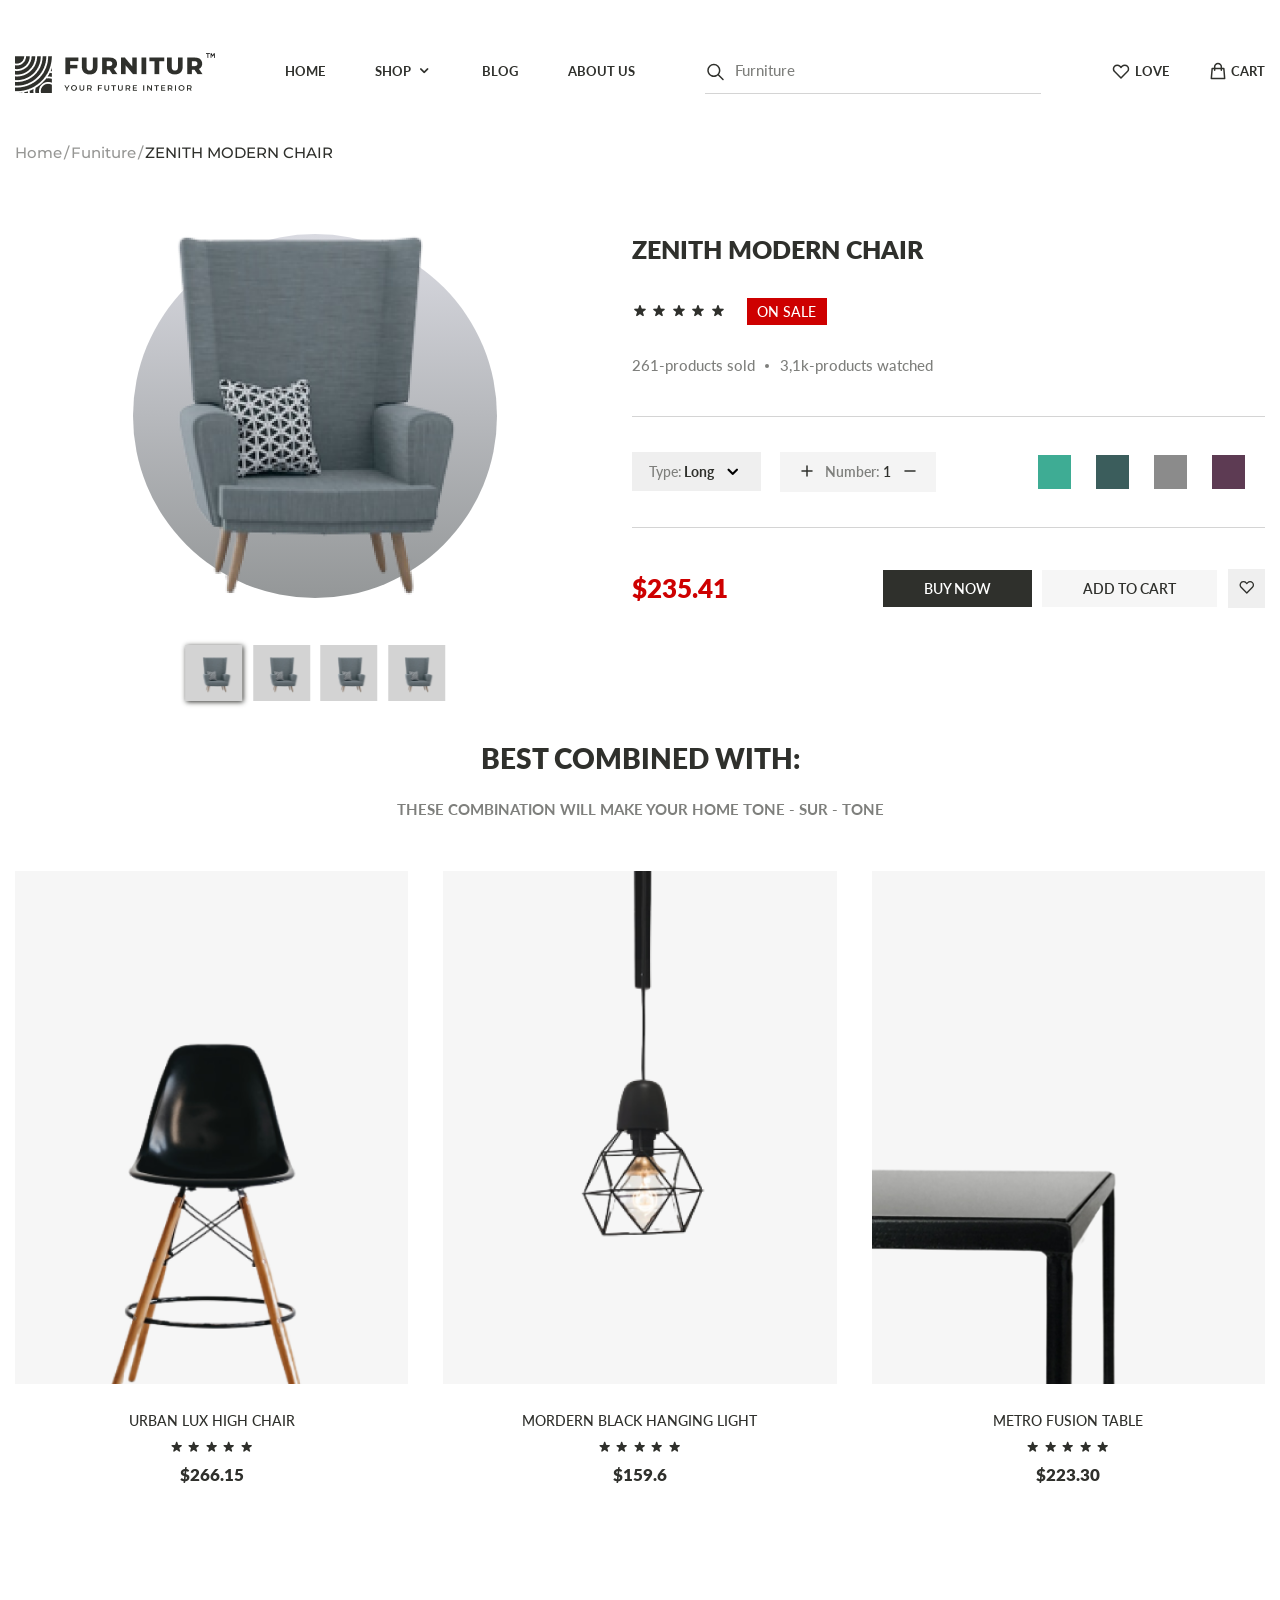
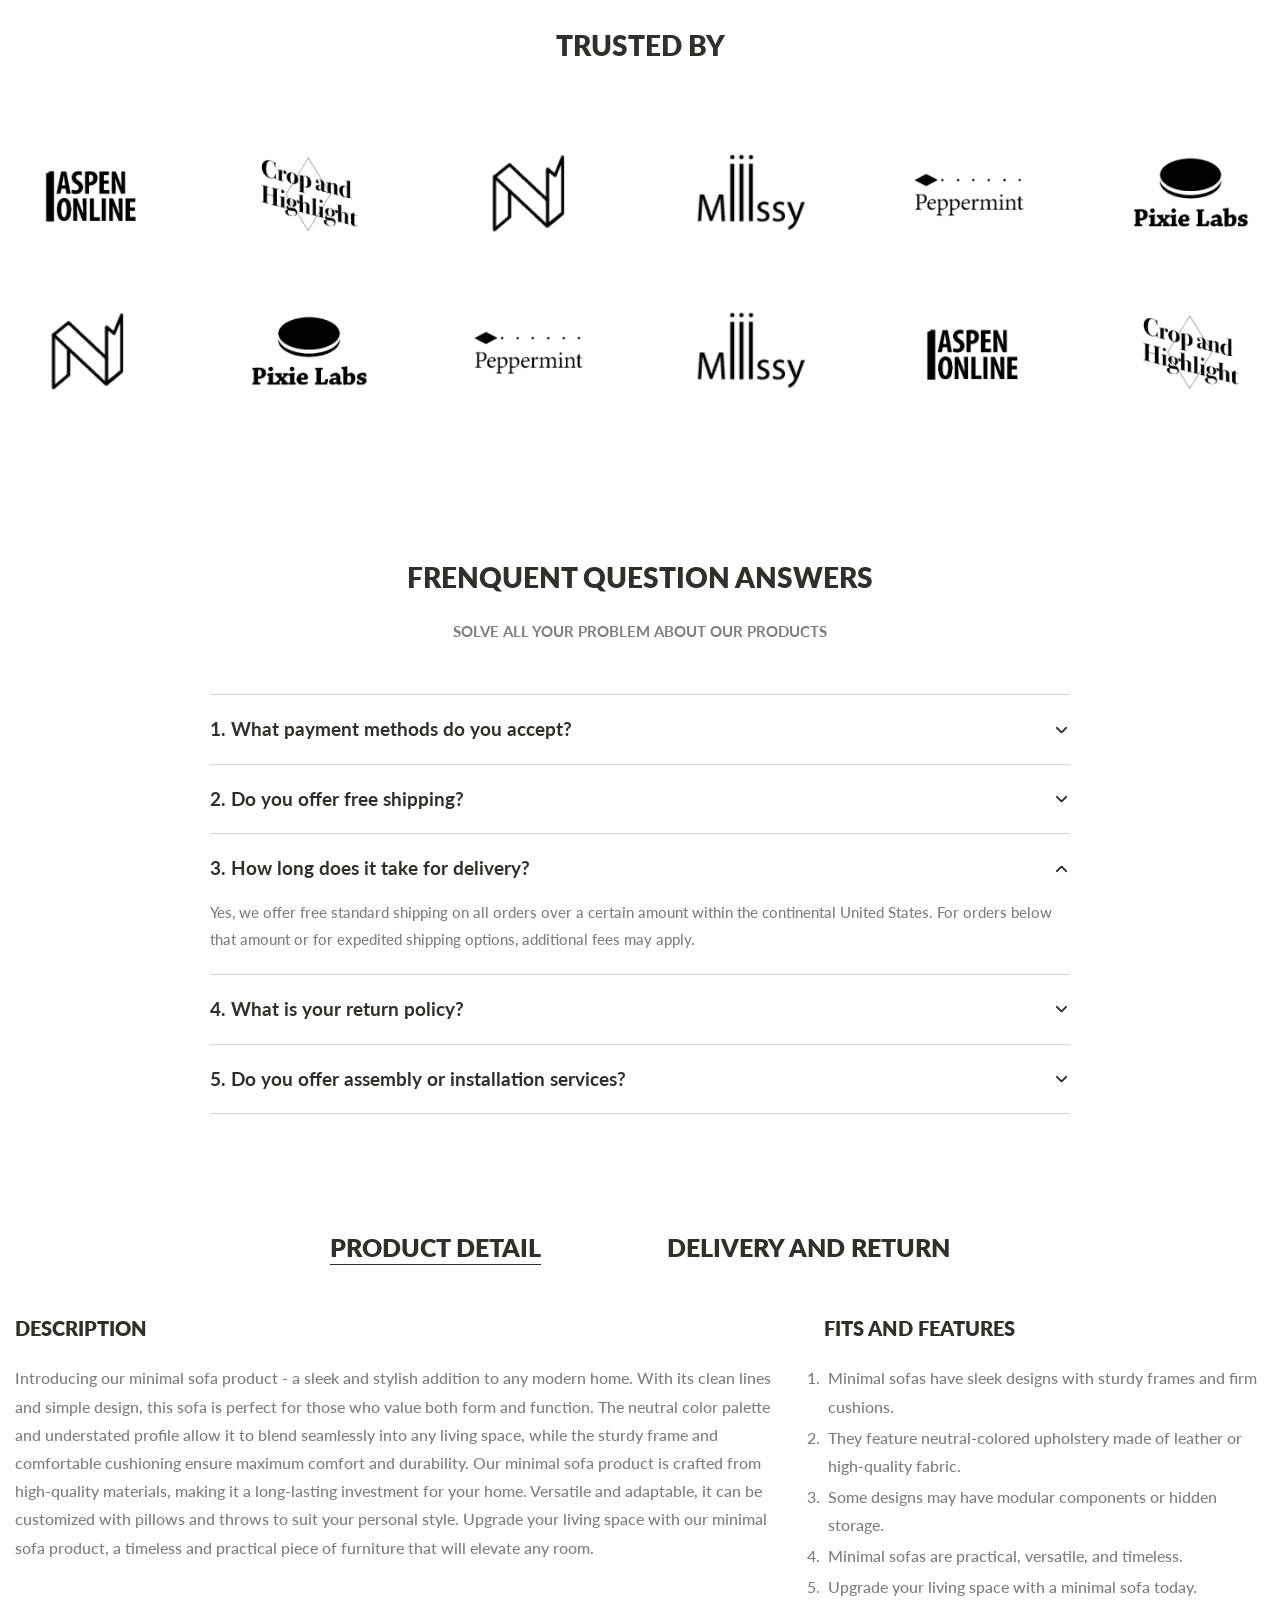
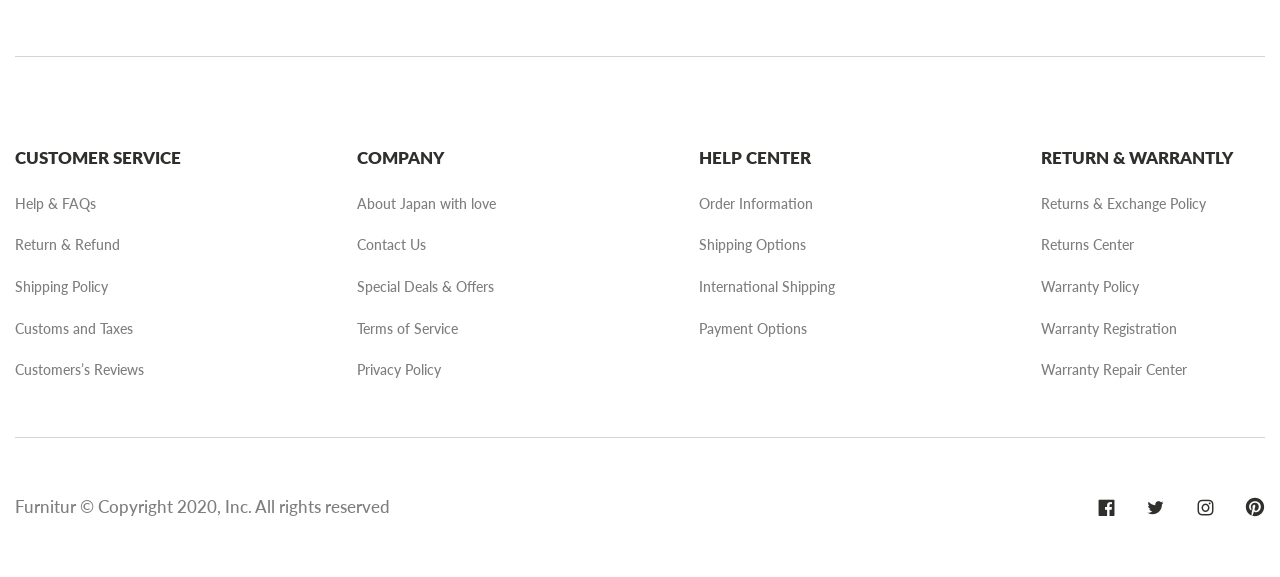
<file: furniture-layout/productCard.html>
<!DOCTYPE html>
<html lang="en">
  <head>
    <meta charset="UTF-8" />
    <meta name="viewport" content="width=device-width, initial-scale=1.0" />
    <link
      rel="stylesheet"
      href="https://cdn.jsdelivr.net/npm/swiper@9/swiper-bundle.min.css"
    />
    <link rel="stylesheet" href="./fonts/style.css" />
    <link rel="stylesheet" href="./scss/style.css" />
    <title>Furniture</title>
  </head>
  <body>
    <div class="wrapper">
      <header class="header light">
        <div class="container">
          <div class="header__row">
            <div class="header__logo">
              <img src="./img/head-light.png" alt="logo" />
            </div>
            <nav class="navigation">
              <ul class="navigation__list">
                <li>
                  <a href="./index.html" class="navigation__link">HOME</a>
                </li>
                <li class="spoiler">
                  <a
                    href="#"
                    style="
                      display: flex;
                      align-items: center;
                      justify-content: center;
                    "
                    class="navigation__link"
                    >SHOP
                    <i
                      class="_icon-arrow-down iconca"
                      style="
                        transition: 0.3s;
                        padding-left: 5px;
                        font-size: 1.2rem;
                      "
                    ></i>
                  </a>
                  <ul class="spoiler__list">
                    <li><a href="#" class="spoiler__link first">Menu №1</a></li>
                    <li><a href="#" class="spoiler__link">Menu №2</a></li>
                    <li><a href="#" class="spoiler__link">Menu №3</a></li>
                    <li><a href="#" class="spoiler__link last">Menu №4</a></li>
                  </ul>
                </li>
                <li>
                  <a href="./index.html" class="navigation__link">BLOG</a>
                </li>
                <li>
                  <a href="./index.html" class="navigation__link">ABOUT US</a>
                </li>
              </ul>

              <div class="search adaptive">
                <div class="search__ico">
                  <svg
                    xmlns="http://www.w3.org/2000/svg"
                    width="20"
                    height="20"
                    viewBox="0 0 20 20"
                    fill="none"
                  >
                    <path
                      d="M17.5 17.5L12.5 12.5M14.1667 8.33333C14.1667 9.09938 14.0158 9.85792 13.7226 10.5657C13.4295 11.2734 12.9998 11.9164 12.4581 12.4581C11.9164 12.9998 11.2734 13.4295 10.5657 13.7226C9.85792 14.0158 9.09938 14.1667 8.33333 14.1667C7.56729 14.1667 6.80875 14.0158 6.10101 13.7226C5.39328 13.4295 4.75022 12.9998 4.20854 12.4581C3.66687 11.9164 3.23719 11.2734 2.94404 10.5657C2.65088 9.85792 2.5 9.09938 2.5 8.33333C2.5 6.78624 3.11458 5.30251 4.20854 4.20854C5.30251 3.11458 6.78624 2.5 8.33333 2.5C9.88043 2.5 11.3642 3.11458 12.4581 4.20854C13.5521 5.30251 14.1667 6.78624 14.1667 8.33333Z"
                      stroke="#2F302C"
                      stroke-width="1.5"
                      stroke-linecap="round"
                      stroke-linejoin="round"
                    />
                  </svg>
                </div>
                <input
                  type="text"
                  name="text"
                  id="searchInput1"
                  required
                  class="search__input"
                />
                <label class="search__label">Furniture</label>
              </div>
            </nav>
            <div class="search">
              <div class="search__ico">
                <svg
                  xmlns="http://www.w3.org/2000/svg"
                  width="21"
                  height="20"
                  viewBox="0 0 21 20"
                  fill="none"
                  style="margin-top: 3px"
                >
                  <path
                    d="M18 17.5L13 12.5M14.6667 8.33333C14.6667 9.09938 14.5158 9.85792 14.2226 10.5657C13.9295 11.2734 13.4998 11.9164 12.9581 12.4581C12.4164 12.9998 11.7734 13.4295 11.0657 13.7226C10.3579 14.0158 9.59938 14.1667 8.83333 14.1667C8.06729 14.1667 7.30875 14.0158 6.60101 13.7226C5.89328 13.4295 5.25022 12.9998 4.70854 12.4581C4.16687 11.9164 3.73719 11.2734 3.44404 10.5657C3.15088 9.85792 3 9.09938 3 8.33333C3 6.78624 3.61458 5.30251 4.70854 4.20854C5.80251 3.11458 7.28624 2.5 8.83333 2.5C10.3804 2.5 11.8642 3.11458 12.9581 4.20854C14.0521 5.30251 14.6667 6.78624 14.6667 8.33333Z"
                    stroke="#2F302C"
                    stroke-width="1.5"
                    stroke-linecap="round"
                    stroke-linejoin="round"
                  />
                </svg>
              </div>
              <input
                type="text"
                name="text"
                id="searchInput"
                required
                class="search__input"
              />
              <label class="search__label" style="color: #7e7f7c"
                >Furniture</label
              >
            </div>
            <div class="header__block">
              <div class="header__block_like">
                <div class="header__block_ico">
                  <svg
                    xmlns="http://www.w3.org/2000/svg"
                    width="20"
                    height="20"
                    viewBox="0 0 20 20"
                    fill="none"
                  >
                    <path
                      d="M2.78546 6.48195C2.97391 6.02698 3.25014 5.61358 3.59837 5.26536C3.94659 4.91713 4.35998 4.64091 4.81496 4.45245C5.26993 4.26399 5.75757 4.16699 6.25003 4.16699C6.74249 4.16699 7.23013 4.26399 7.68511 4.45245C8.14008 4.64091 8.55348 4.91713 8.9017 5.26536L10 6.36369L11.0984 5.26536C11.8016 4.56209 12.7555 4.167 13.75 4.167C14.7446 4.167 15.6984 4.56209 16.4017 5.26536C17.105 5.96862 17.5001 6.92246 17.5001 7.91703C17.5001 8.91159 17.105 9.86543 16.4017 10.5687L10 16.9704L3.59837 10.5687C3.25014 10.2205 2.97391 9.80707 2.78546 9.3521C2.597 8.89712 2.5 8.40949 2.5 7.91703C2.5 7.42456 2.597 6.93693 2.78546 6.48195Z"
                      stroke="white"
                      stroke-width="1.5"
                      stroke-linecap="round"
                      stroke-linejoin="round"
                    />
                  </svg>
                </div>
                <div class="header__block_text">LOVE</div>
              </div>
              <div class="header__block_like">
                <div class="header__block_ico">
                  <svg
                    xmlns="http://www.w3.org/2000/svg"
                    width="20"
                    height="20"
                    viewBox="0 0 20 20"
                    fill="none"
                  >
                    <path
                      d="M13.333 9.16667V5.83333C13.333 4.94928 12.9818 4.10143 12.3567 3.47631C11.7316 2.85119 10.8837 2.5 9.99967 2.5C9.11562 2.5 8.26777 2.85119 7.64265 3.47631C7.01753 4.10143 6.66634 4.94928 6.66634 5.83333V9.16667M4.16634 7.5H15.833L16.6663 17.5H3.33301L4.16634 7.5Z"
                      stroke="white"
                      stroke-width="1.5"
                      stroke-linecap="round"
                      stroke-linejoin="round"
                    />
                  </svg>
                </div>
                <a href="./cart.html" class="header__block_text">CART</a>
              </div>
            </div>
            <div class="header__burger"><span></span></div>
          </div>
        </div>
      </header>

      <main class="main">
        <div class="container">
          <nav class="breadcrumbs">
            <ul class="breadcrumbs__list">
              <li>
                <a href="./index.html" class="breadcrumbs__link">Home</a>
              </li>
              <li>
                <a href="./catalog.html" class="breadcrumbs__link">Funiture</a>
              </li>
              <li>
                <span class="breadcrumbs__current">ZENITH MODERN CHAIR</span>
              </li>
            </ul>
          </nav>
        </div>

        <div data-id class="goods">
          <div class="container">
            <div data-id class="goods__body">
              <div class="goods__swiper">
                <div class="goods__container swiper-container">
                  <div class="goods__wrapper swiper-wrapper">
                    <div class="goods__slide swiper-slide">
                      <div class="goods__img">
                        <img
                          data-image
                          id="productImage"
                          src="./img/promo-img.png"
                          alt="alt"
                        />
                      </div>
                    </div>
                    <div class="goods__slide swiper-slide">
                      <div class="goods__img">
                        <img
                          id="productImage"
                          src="./img/promo-img.png"
                          alt="alt"
                        />
                      </div>
                    </div>
                    <div class="goods__slide swiper-slide">
                      <div class="goods__img">
                        <img
                          id="productImage"
                          src="./img/promo-img.png"
                          alt="alt"
                        />
                      </div>
                    </div>
                    <div class="goods__slide swiper-slide">
                      <div class="goods__img">
                        <img
                          id="productImage"
                          src="./img/promo-img.png"
                          alt="alt"
                        />
                      </div>
                    </div>
                  </div>
                </div>
                <div class="goods__mini-slider swiper-container">
                  <div class="goods__mini-wrapper swiper-wrapper">
                    <div class="goods__mini-slide swiper-slide">
                      <div class="goods__mini-img">
                        <img src="./img/mini-img.png" alt="alt" />
                      </div>
                    </div>
                    <div class="goods__mini-slide swiper-slide">
                      <div class="goods__mini-img">
                        <img src="./img/mini-img.png" alt="alt" />
                      </div>
                    </div>
                    <div class="goods__mini-slide swiper-slide">
                      <div class="goods__mini-img">
                        <img src="./img/mini-img.png" alt="alt" />
                      </div>
                    </div>
                    <div class="goods__mini-slide swiper-slide">
                      <div class="goods__mini-img">
                        <img src="./img/mini-img.png" alt="alt" />
                      </div>
                    </div>
                  </div>
                </div>
                <div class="goods__back"></div>
              </div>
              <div class="productCard">
                <div class="productCard__about">
                  <h1
                    id="productName"
                    data-product-name
                    class="productCard__about_title"
                  >
                    ZENITH MODERN CHAIR
                  </h1>
                  <div class="productCard__about_box">
                    <ul class="productCard__about_list">
                      <li class="_icon-star"></li>
                      <li class="_icon-star"></li>
                      <li class="_icon-star"></li>
                      <li class="_icon-star"></li>
                      <li class="_icon-star"></li>
                    </ul>
                    <div class="productCard__about_sale"><p>ON SALE</p></div>
                  </div>
                  <div class="productCard__about_box much">
                    <p><span>261-</span> products sold</p>
                    <p>
                      <svg
                        xmlns="http://www.w3.org/2000/svg"
                        width="4"
                        height="4"
                        viewBox="0 0 4 4"
                        fill="none"
                      >
                        <circle cx="2" cy="2" r="2" fill="#7E7F7C" />
                      </svg>
                    </p>
                    <p><span>3,1k-</span> products watched</p>
                  </div>
                </div>
                <div class="productCard__type">
                  <button type="button" class="catalog__control_short">
                    Type: <span>Long</span>
                    <i class="_icon-arrow-down"></i>
                  </button>
                  <div class="productCard__type_equal">
                    <div class="productCard__type_plus" style="cursor: pointer">
                      <svg
                        xmlns="http://www.w3.org/2000/svg"
                        width="20"
                        data-action="plus"
                        height="20"
                        viewBox="0 0 20 20"
                        fill="none"
                      >
                        <path
                          d="M10 5V10M10 10V15M10 10H15M10 10H5"
                          stroke="#2F302C"
                          stroke-width="1.5"
                          stroke-linecap="round"
                          stroke-linejoin="round"
                        />
                      </svg>
                    </div>
                    <p class="productCard__type_number">
                      Number: <span data-counter>1</span>
                    </p>
                    <div
                      class="productCard__type_minus"
                      style="cursor: pointer"
                    >
                      <svg
                        xmlns="http://www.w3.org/2000/svg"
                        width="20"
                        data-action="minus"
                        height="20"
                        viewBox="0 0 20 20"
                        fill="none"
                      >
                        <path
                          d="M15 10H5"
                          stroke="#2F302C"
                          stroke-width="1.5"
                          stroke-linecap="round"
                          stroke-linejoin="round"
                        />
                      </svg>
                    </div>
                  </div>
                  <div class="productCard__type_color">
                    <div class="productCard__type_currentColor">
                      <span class="a"></span>
                    </div>
                    <div class="productCard__type_currentColor">
                      <span class="b"></span>
                    </div>
                    <div class="productCard__type_currentColor">
                      <span class="c"></span>
                    </div>
                    <div class="productCard__type_currentColor">
                      <span class="d"></span>
                    </div>
                  </div>
                </div>
                <div class="productCard__last">
                  <h2 class="productCard__last_price">
                    <span id="productPrice" data-price>$235.41</span>
                  </h2>
                  <div class="productCard__last_box">
                    <button type="button" class="productCard__last_button buys">
                      BUY NOW
                    </button>
                    <button
                      type="button"
                      class="productCard__last_button add"
                      data-add
                    >
                      ADD TO CART
                    </button>
                    <button
                      data-love
                      type="button"
                      class="productCard__last_button love"
                    >
                      <svg
                        data-love
                        xmlns="http://www.w3.org/2000/svg"
                        width="20"
                        height="20"
                        viewBox="0 0 20 20"
                        fill="none"
                      >
                        <path
                          d="M2.78546 6.48097C2.97391 6.026 3.25014 5.6126 3.59837 5.26438C3.94659 4.91616 4.35998 4.63993 4.81496 4.45147C5.26993 4.26301 5.75757 4.16602 6.25003 4.16602C6.74249 4.16602 7.23013 4.26301 7.68511 4.45147C8.14008 4.63993 8.55348 4.91616 8.9017 5.26438L10 6.36272L11.0984 5.26438C11.8016 4.56112 12.7555 4.16603 13.75 4.16603C14.7446 4.16603 15.6984 4.56112 16.4017 5.26438C17.105 5.96765 17.5001 6.92148 17.5001 7.91605C17.5001 8.91062 17.105 9.86445 16.4017 10.5677L10 16.9694L3.59837 10.5677C3.25014 10.2195 2.97391 9.8061 2.78546 9.35112C2.597 8.89615 2.5 8.40851 2.5 7.91605C2.5 7.42359 2.597 6.93595 2.78546 6.48097Z"
                          stroke="#2F302C"
                          stroke-width="1.5"
                          stroke-linecap="round"
                          stroke-linejoin="round"
                        />
                      </svg>
                    </button>
                  </div>
                </div>
              </div>
            </div>
          </div>
        </div>

        <div class="best">
          <div class="container">
            <div class="best__body">
              <div class="best__box">
                <h1 class="best__title">BEST COMBINED WITH:</h1>
                <p class="best__text">
                  THESE COMBINATION WILL MAKE YOUR HOME TONE - SUR - TONE
                </p>
              </div>
              <div class="product bestl">
                <div data-id="1" class="card">
                  <div class="card__img">
                    <a data-product href="productCard.html?productId=1"
                      ><img src="./img/fil1.png" alt="img"
                    /></a>
                  </div>
                  <div class="card__box">
                    <h1 class="card__title">
                      <a data-product href="productCard.html?productId=1"
                        >URBAN LUX HIGH CHAIR</a
                      >
                    </h1>
                    <ul class="card__list">
                      <li class="card__item _icon-star"></li>
                      <li class="card__item _icon-star"></li>
                      <li class="card__item _icon-star"></li>
                      <li class="card__item _icon-star"></li>
                      <li class="card__item _icon-star"></li>
                    </ul>
                    <div class="card__price">
                      <a data-product href="productCard.html?productId=1"
                        >$266.15</a
                      >
                    </div>
                  </div>
                </div>
                <div data-id="2" class="card">
                  <div class="card__img">
                    <a data-product href="productCard.html?productId=2"
                      ><img src="./img/fil2.png" alt="img"
                    /></a>
                  </div>
                  <div class="card__box">
                    <h1 class="card__title">
                      <a data-product href="productCard.html?productId=2"
                        >MORDERN BLACK HANGING LIGHT</a
                      >
                    </h1>
                    <ul class="card__list">
                      <li class="card__item _icon-star"></li>
                      <li class="card__item _icon-star"></li>
                      <li class="card__item _icon-star"></li>
                      <li class="card__item _icon-star"></li>
                      <li class="card__item _icon-star"></li>
                    </ul>
                    <div class="card__price">
                      <a data-product href="productCard.html?productId=2"
                        >$159.6</a
                      >
                    </div>
                  </div>
                </div>
                <div data-id="3" class="card">
                  <div class="card__img">
                    <a data-product href="productCard.html?productId=3"
                      ><img src="./img/fil3.png" alt="img"
                    /></a>
                  </div>
                  <div class="card__box">
                    <h1 class="card__title">
                      <a data-product href="productCard.html?productId=3"
                        >METRO FUSION TABLE</a
                      >
                    </h1>
                    <ul class="card__list">
                      <li class="card__item _icon-star"></li>
                      <li class="card__item _icon-star"></li>
                      <li class="card__item _icon-star"></li>
                      <li class="card__item _icon-star"></li>
                      <li class="card__item _icon-star"></li>
                    </ul>
                    <div class="card__price">
                      <a data-product href="productCard.html?productId=3"
                        >$223.30</a
                      >
                    </div>
                  </div>
                </div>
              </div>
            </div>
          </div>
        </div>

        <div class="trust">
          <div class="container">
            <div class="trust__body">
              <h1 class="trust__title">TRUSTED BY</h1>
              <div class="trust__wrapper">
                <div class="trust__img">
                  <img src="./img/trust1.png" alt="alt" />
                </div>
                <div class="trust__img">
                  <img src="./img/trust2.png" alt="alt" />
                </div>
                <div class="trust__img">
                  <img src="./img/trust3.png" alt="alt" />
                </div>
                <div class="trust__img">
                  <img src="./img/trust4.png" alt="alt" />
                </div>
                <div class="trust__img">
                  <img src="./img/trust5.png" alt="alt" />
                </div>
                <div class="trust__img">
                  <img src="./img/trust6.png" alt="alt" />
                </div>
                <div class="trust__img">
                  <img src="./img/trust3.png" alt="alt" />
                </div>
                <div class="trust__img">
                  <img src="./img/trust6.png" alt="alt" />
                </div>
                <div class="trust__img">
                  <img src="./img/trust5.png" alt="alt" />
                </div>
                <div class="trust__img">
                  <img src="./img/trust4.png" alt="alt" />
                </div>
                <div class="trust__img">
                  <img src="./img/trust1.png" alt="alt" />
                </div>
                <div class="trust__img">
                  <img src="./img/trust2.png" alt="alt" />
                </div>
              </div>
            </div>
          </div>
        </div>

        <div class="answer">
          <div class="container">
            <div class="answer__body">
              <div class="answer__box">
                <h1 class="answer__title">FRENQUENT QUESTION ANSWERS</h1>
                <p class="answer__text">
                  SOLVE ALL YOUR PROBLEM ABOUT OUR PRODUCTS
                </p>
              </div>
              <div data-spollers data-one-spoller class="answer__spollers">
                <div class="answer__spoller">
                  <button
                    tabindex="-1"
                    data-spoller
                    type="button"
                    class="answer__button"
                  >
                    1. What payment methods do you accept?
                  </button>
                  <div class="answer__block">
                    <p>
                      Yes, we offer free standard shipping on all orders over a
                      certain amount within the continental United States. For
                      orders below that amount or for expedited shipping
                      options, additional fees may apply.
                    </p>
                  </div>
                </div>
                <div class="answer__spoller">
                  <button
                    tabindex="-1"
                    data-spoller
                    type="button"
                    class="answer__button"
                  >
                    2. Do you offer free shipping?
                  </button>
                  <div class="answer__block">
                    <p>
                      Yes, we offer free standard shipping on all orders over a
                      certain amount within the continental United States. For
                      orders below that amount or for expedited shipping
                      options, additional fees may apply.
                    </p>
                  </div>
                </div>
                <div class="answer__spoller">
                  <button
                    tabindex="-1"
                    data-spoller
                    type="button"
                    class="answer__button _active"
                  >
                    3. How long does it take for delivery?
                  </button>
                  <div class="answer__block">
                    <p>
                      Yes, we offer free standard shipping on all orders over a
                      certain amount within the continental United States. For
                      orders below that amount or for expedited shipping
                      options, additional fees may apply.
                    </p>
                  </div>
                </div>
                <div class="answer__spoller">
                  <button
                    tabindex="-1"
                    data-spoller
                    type="button"
                    class="answer__button"
                  >
                    4. What is your return policy?
                  </button>
                  <div class="answer__block">
                    <p>
                      Yes, we offer free standard shipping on all orders over a
                      certain amount within the continental United States. For
                      orders below that amount or for expedited shipping
                      options, additional fees may apply.
                    </p>
                  </div>
                </div>
                <div class="answer__spoller">
                  <button
                    tabindex="-1"
                    data-spoller
                    type="button"
                    class="answer__button"
                  >
                    5. Do you offer assembly or installation services?
                  </button>
                  <div class="answer__block">
                    <p>
                      Yes, we offer free standard shipping on all orders over a
                      certain amount within the continental United States. For
                      orders below that amount or for expedited shipping
                      options, additional fees may apply.
                    </p>
                  </div>
                </div>
              </div>
            </div>
          </div>
        </div>

        <div class="tabs">
          <div class="container">
            <div class="tabs__body">
              <nav class="tabs__items">
                <a href="#tab_01" class="tabs__item active">PRODUCT DETAIL</a>
                <a href="#tab_02" class="tabs__item">DELIVERY AND RETURN</a>
              </nav>
              <div class="tabs__content">
                <div id="tab_01" class="tabs__block">
                  <div class="tabs__desc">
                    <h1 class="tabs__title">DESCRIPTION</h1>
                    <p class="tabs__text">
                      Introducing our minimal sofa product - a sleek and stylish
                      addition to any modern home. With its clean lines and
                      simple design, this sofa is perfect for those who value
                      both form and function. The neutral color palette and
                      understated profile allow it to blend seamlessly into any
                      living space, while the sturdy frame and comfortable
                      cushioning ensure maximum comfort and durability. Our
                      minimal sofa product is crafted from high-quality
                      materials, making it a long-lasting investment for your
                      home. Versatile and adaptable, it can be customized with
                      pillows and throws to suit your personal style. Upgrade
                      your living space with our minimal sofa product, a
                      timeless and practical piece of furniture that will
                      elevate any room.
                    </p>
                  </div>
                  <div class="tabs__fits">
                    <h1 class="tabs__title">FITS AND FEATURES</h1>
                    <ol class="tabs__list">
                      <li>
                        Minimal sofas have sleek designs with sturdy frames and
                        firm cushions.
                      </li>
                      <li>
                        They feature neutral-colored upholstery made of leather
                        or high-quality fabric.
                      </li>
                      <li>
                        Some designs may have modular components or hidden
                        storage.
                      </li>
                      <li>
                        Minimal sofas are practical, versatile, and timeless.
                      </li>
                      <li>
                        Upgrade your living space with a minimal sofa today.
                      </li>
                    </ol>
                  </div>
                </div>
                <div id="tab_02" class="tabs__block">
                  <div class="tabs__fits">
                    <h1 class="tabs__title">FITS AND FEATURES</h1>
                    <ol class="tabs__list">
                      <li>
                        Minimal sofas have sleek designs with sturdy frames and
                        firm cushions.
                      </li>
                      <li>
                        They feature neutral-colored upholstery made of leather
                        or high-quality fabric.
                      </li>
                      <li>
                        Some designs may have modular components or hidden
                        storage.
                      </li>
                      <li>
                        Minimal sofas are practical, versatile, and timeless.
                      </li>
                      <li>
                        Upgrade your living space with a minimal sofa today.
                      </li>
                    </ol>
                  </div>
                  <div class="tabs__desc">
                    <h1 class="tabs__title">DESCRIPTION</h1>
                    <p class="tabs__text">
                      Introducing our minimal sofa product - a sleek and stylish
                      addition to any modern home. With its clean lines and
                      simple design, this sofa is perfect for those who value
                      both form and function. The neutral color palette and
                      understated profile allow it to blend seamlessly into any
                      living space, while the sturdy frame and comfortable
                      cushioning ensure maximum comfort and durability. Our
                      minimal sofa product is crafted from high-quality
                      materials, making it a long-lasting investment for your
                      home. Versatile and adaptable, it can be customized with
                      pillows and throws to suit your personal style. Upgrade
                      your living space with our minimal sofa product, a
                      timeless and practical piece of furniture that will
                      elevate any room.
                    </p>
                  </div>
                </div>
              </div>
            </div>
          </div>
        </div>
      </main>

      <footer class="footer">
        <div class="container">
          <div class="footer__body">
            <div data-spollers="710,max" class="footer__content">
              <div class="footer__block">
                <button
                  tabindex="-1"
                  data-spoller
                  class="footer__button"
                  type="button"
                >
                  CUSTOMER SERVICE
                </button>
                <div>
                  <ul class="footer__block_list">
                    <li>
                      <a href="#" class="footer__block_link">Help & FAQs</a>
                    </li>
                    <li>
                      <a href="#" class="footer__block_link">Return & Refund</a>
                    </li>
                    <li>
                      <a href="#" class="footer__block_link">Shipping Policy</a>
                    </li>
                    <li>
                      <a href="#" class="footer__block_link"
                        >Customs and Taxes</a
                      >
                    </li>
                    <li>
                      <a href="#" class="footer__block_link"
                        >Customers’s Reviews</a
                      >
                    </li>
                  </ul>
                </div>
              </div>
              <div class="footer__block">
                <button
                  tabindex="-1"
                  data-spoller
                  class="footer__button"
                  type="button"
                >
                  COMPANY
                </button>
                <div>
                  <ul class="footer__block_list">
                    <li>
                      <a href="#" class="footer__block_link"
                        >About Japan with love</a
                      >
                    </li>
                    <li>
                      <a href="#" class="footer__block_link">Contact Us</a>
                    </li>
                    <li>
                      <a href="#" class="footer__block_link"
                        >Special Deals & Offers</a
                      >
                    </li>
                    <li>
                      <a href="#" class="footer__block_link"
                        >Terms of Service</a
                      >
                    </li>
                    <li>
                      <a href="#" class="footer__block_link">Privacy Policy</a>
                    </li>
                  </ul>
                </div>
              </div>
              <div class="footer__block">
                <button
                  tabindex="-1"
                  data-spoller
                  class="footer__button"
                  type="button"
                >
                  HELP CENTER
                </button>
                <div>
                  <ul class="footer__block_list">
                    <li>
                      <a href="#" class="footer__block_link"
                        >Order Information</a
                      >
                    </li>
                    <li>
                      <a href="#" class="footer__block_link"
                        >Shipping Options</a
                      >
                    </li>
                    <li>
                      <a href="#" class="footer__block_link"
                        >International Shipping</a
                      >
                    </li>
                    <li>
                      <a href="#" class="footer__block_link">Payment Options</a>
                    </li>
                  </ul>
                </div>
              </div>
              <div class="footer__block">
                <button
                  tabindex="-1"
                  data-spoller
                  class="footer__button"
                  type="button"
                >
                  RETURN & WARRANTLY
                </button>
                <div>
                  <ul class="footer__block_list">
                    <li>
                      <a href="#" class="footer__block_link"
                        >Returns & Exchange Policy</a
                      >
                    </li>
                    <li>
                      <a href="#" class="footer__block_link">Returns Center</a>
                    </li>
                    <li>
                      <a href="#" class="footer__block_link">Warranty Policy</a>
                    </li>
                    <li>
                      <a href="#" class="footer__block_link"
                        >Warranty Registration</a
                      >
                    </li>
                    <li>
                      <a href="#" class="footer__block_link"
                        >Warranty Repair Center</a
                      >
                    </li>
                  </ul>
                </div>
              </div>
            </div>
            <div class="footer__bottom">
              <p class="footer__bottom_text">
                Furnitur © Copyright 2020, Inc. All rights reserved
              </p>
              <div class="footer__bottom_icon">
                <a href="#" class="footer__bottom_ico _icon-footer1"></a>
                <a href="#" class="footer__bottom_ico _icon-footer2"></a>
                <a href="#" class="footer__bottom_ico _icon-footer3"></a>
                <a href="#" class="footer__bottom_ico">
                  <svg
                    xmlns="http://www.w3.org/2000/svg"
                    width="20"
                    height="20"
                    viewBox="0 0 20 20"
                    fill="none"
                  >
                    <g clip-path="url(#clip0_844_503)">
                      <path
                        d="M9.99968 19.1522C15.0623 19.1522 19.1663 15.0516 19.1663 9.99311C19.1663 4.93467 15.0623 0.833984 9.99968 0.833984C4.93706 0.833984 0.833008 4.93467 0.833008 9.99311C0.833008 15.0516 4.93706 19.1522 9.99968 19.1522Z"
                        fill="white"
                      />
                      <path
                        class="path1"
                        d="M9.99967 0.833984C4.93726 0.833984 0.833008 4.93486 0.833008 9.99311C0.833008 13.8754 3.24727 17.1923 6.65742 18.5266C6.57443 17.8029 6.50653 16.6872 6.6876 15.8957C6.85358 15.1795 7.75893 11.3425 7.75893 11.3425C7.75893 11.3425 7.48733 10.7922 7.48733 9.98557C7.48733 8.71159 8.2267 7.76175 9.14714 7.76175C9.93177 7.76175 10.309 8.34975 10.309 9.05082C10.309 9.83481 9.81106 11.0108 9.547 12.1039C9.32821 13.016 10.0072 13.7623 10.905 13.7623C12.5347 13.7623 13.7871 12.0436 13.7871 9.57096C13.7871 7.3773 12.2102 5.84701 9.95441 5.84701C7.34398 5.84701 5.81243 7.79945 5.81243 9.81973C5.81243 10.6037 6.11421 11.448 6.49144 11.9079C6.56689 11.9983 6.57443 12.0812 6.5518 12.1717C6.4839 12.4582 6.32546 13.0838 6.29529 13.212C6.25756 13.3778 6.15948 13.4155 5.98596 13.3326C4.83918 12.7974 4.12245 11.1314 4.12245 9.78204C4.12245 6.89484 6.21984 4.24133 10.1807 4.24133C13.357 4.24133 15.8316 6.50284 15.8316 9.53327C15.8316 12.6919 13.8399 15.2323 11.0785 15.2323C10.1506 15.2323 9.27539 14.7498 8.98116 14.1769C8.98116 14.1769 8.52094 15.9258 8.40777 16.3555C8.20406 17.1546 7.64577 18.1496 7.26854 18.7602C8.12862 19.0241 9.03397 19.1673 9.98459 19.1673C15.047 19.1673 19.1513 15.0664 19.1513 10.0082C19.1663 4.93486 15.0621 0.833984 9.99967 0.833984Z"
                        fill="#2F302C"
                      />
                    </g>
                    <defs>
                      <clipPath id="clip0_844_503">
                        <rect width="20" height="20" fill="white" />
                      </clipPath>
                    </defs>
                  </svg>
                </a>
              </div>
            </div>
          </div>
        </div>
      </footer>

      <div class="follow" id="love">
        <div class="follow__area"></div>
        <div class="follow__body">
          <div class="follow__content">
            <div data-id="" class="follow__wrapper"></div>
            <div data-cart-empty class="follow__empty">
              <h1 class="follow__empty_title">
                ☹ Схоже що ви ще не вподобали ні одного товару
              </h1>
              <p class="follow__empty_text">
                Для того щоб розглянути каталог товарів перейдіть по силці =>
                <a href="./catalog.html">Catalog</a>
              </p>
            </div>
            <div class="follow__close"></div>
          </div>
        </div>
      </div>
      <div class="success">
        <div class="success__body">
          <div class="success__content">
            <div class="success__img">
              <img src="./img/xt.gif" alt="gif" />
            </div>
            <h3 class="success__title">
              Congratulations!<br /><span
                >The product has been successfully added to the cart!</span
              >
            </h3>
          </div>
        </div>
      </div>
    </div>

    <script src="https://cdn.jsdelivr.net/npm/swiper@9/swiper-bundle.min.js"></script>
    <script src="./fonts/demo-files/demo.js"></script>
    <script src="./js/adaptiveSpoller.js"></script>
    <script src="./js/sliderCard.js"></script>
    <script src="./js/storage.js"></script>
    <script src="./js/script.js"></script>
    <script src="./js/productCard.js"></script>
    <script>
      document
        .getElementById("searchInput1")
        .addEventListener("keyup", function (event) {
          if (event.key === "Enter") {
            var searchText = this.value;
            sessionStorage.setItem("searchText", searchText);
            window.location.href = "catalog.html";
          }
        });
      document
        .getElementById("searchInput")
        .addEventListener("keyup", function (event) {
          if (event.key === "Enter") {
            var searchText = this.value;
            sessionStorage.setItem("searchText", searchText);
            window.location.href = "catalog.html";
          }
        });
    </script>
  </body>
</html>
</file>
<file: furniture-layout/fonts/style.css>
@font-face {
  font-family: 'icons';
  src:  url('fonts/icons.eot?n20yqn');
  src:  url('fonts/icons.eot?n20yqn#iefix') format('embedded-opentype'),
    url('fonts/icons.ttf?n20yqn') format('truetype'),
    url('fonts/icons.woff?n20yqn') format('woff'),
    url('fonts/icons.svg?n20yqn#icons') format('svg');
  font-weight: normal;
  font-style: normal;
  font-display: block;
}

[class^="_icon-"], [class*=" _icon-"] {
  /* use !important to prevent issues with browser extensions that change fonts */
  font-family: 'icons' !important;
  speak: never;
  font-style: normal;
  font-weight: normal;
  font-variant: normal;
  text-transform: none;
  line-height: 1;

  /* Better Font Rendering =========== */
  -webkit-font-smoothing: antialiased;
  -moz-osx-font-smoothing: grayscale;
}

._icon-footer1:before {
  content: "\e900";
}
._icon-minus:before {
  content: "\e901";
}
._icon-arrow-down:before {
  content: "\e902";
}
._icon-footer2:before {
  content: "\e903";
}
._icon-backet:before {
  content: "\e904";
}
._icon-choose6:before {
  content: "\e905";
}
._icon-footer3:before {
  content: "\e906";
}
._icon-choose5:before {
  content: "\e907";
}
._icon-choose4:before {
  content: "\e908";
}
._icon-heart:before {
  content: "\e909";
}
._icon-promo3:before {
  content: "\e90a";
}
._icon-promo1:before {
  content: "\e90b";
}
._icon-promo2:before {
  content: "\e90c";
}
._icon-choose2:before {
  content: "\e90d";
}
._icon-choose3:before {
  content: "\e90e";
}
._icon-footer4 .path1:before {
  content: "\e90f";
  color: rgb(255, 255, 255);
}
._icon-footer4 .path2:before {
  content: "\e910";
  margin-left: -1em;
  color: rgb(47, 48, 44);
}
._icon-choose1:before {
  content: "\e911";
}
._icon-search:before {
  content: "\e912";
}
._icon-star:before {
  content: "\e913";
  color: #7e7f7c;
}
._icon-arrow-right:before {
  content: "\e914";
  color: #7e7f7c;
}
</file>
<file: furniture-layout/scss/style.css>
@import url("https://fonts.googleapis.com/css?family=Lato:regular,700,700italic,800,900&display=swap");
@import url("https://fonts.googleapis.com/css?family=Montserrat:700,800,900&display=swap");
* {
  padding: 0;
  margin: 0;
  border: 0;
}

*, *:before, *:after {
  box-sizing: border-box;
}

:focus, :active {
  outline: none;
}

a :focus, a :active {
  outline: none;
  text-decoration: none;
}

nav, footer, header, aside {
  display: block;
}

html, body {
  height: 100%;
  width: 100%;
  font-size: 100%;
  line-height: 1;
  font-size: 14px;
}

input, button, textarea {
  font-family: inherit;
}

input ::-ms-clear {
  display: none;
}

button {
  cursor: pointer;
}

button ::-moz-focus-inner {
  padding: 0;
  border: 0;
}

a, a:visited {
  text-decoration: none;
}

a:hover {
  text-decoration: none;
}

ul li {
  list-style: none;
}

img {
  vertical-align: top;
}

h1, h2, h3, h4, h5, h6 {
  font-size: inherit;
  font-weight: inherit;
}

a {
  color: inherit;
}

/* Chrome, Safari, Edge, Opera */
input::-webkit-outer-spin-button,
input::-webkit-inner-spin-button {
  -webkit-appearance: none;
  margin: 0;
}

.wrapper {
  min-height: 100vh;
  overflow: hidden;
  display: flex;
  flex-direction: column;
  font-family: "Lato", sans-serif;
  font-size: 1rem;
  background-color: #fff;
  color: #2F302C;
}

.container {
  margin: 0 auto;
  max-width: 1340px;
  height: 100%;
  padding: 0 15px;
}

.main {
  flex: 1 1 auto;
}

* {
  margin: 0;
  padding: 0;
  box-sizing: border-box;
}

body {
  background-color: #fff;
  font-family: "Lato", sans-serif;
  font-size: 1rem;
}

body.lock {
  overflow: hidden;
}

.header {
  padding: calc(25px + 1.8656716418vw) 0;
  background: #2F302C;
}
.header__burger {
  display: none;
  cursor: pointer;
}
.header__row {
  display: flex;
  width: 100%;
  justify-content: space-between;
  align-items: center;
  color: #fff;
  gap: 2.5rem;
  position: relative;
}
.header__logo img {
  width: 100%;
  min-width: 150px;
  cursor: pointer;
}
.header__block {
  display: flex;
  max-width: 11rem;
  width: 100%;
  justify-content: space-between;
  gap: 0.5rem;
  align-items: center;
}
.header__block .header__block_ico svg path {
  transition: 0.3s;
}
.header__block_like {
  display: flex;
  align-items: center;
  gap: 0.25rem;
  cursor: pointer;
}
.header__block_like:hover .header__block_ico svg path {
  stroke: #3EAC94;
}
.header__block_like:hover .header__block_text {
  color: #3EAC94;
}
.header__block_text {
  font-weight: 700;
  line-height: 125%;
  transition: 0.3s;
  font-size: calc(6.5px + 0.4850746269vw);
}

.header.light {
  background-color: #fff;
  color: #2F302C;
}
.header.light .navigation__link {
  color: #2F302C;
}
.header.light .navigation__link::before {
  background: #2F302C;
}
.header.light.active .navigation .navigation__link {
  color: #fff;
}
.header.light .spoiler__list {
  background-color: #a1a894;
}
.header.light .spoiler__link {
  color: #232726;
}
.header.light .spoiler__link:hover {
  color: #fff;
}
.header.light .search__input {
  color: #2F302C;
}
.header.light .search__label {
  color: #2F302C;
}
.header.light.active .search__input {
  color: #fff;
}
.header.light.active .search__label {
  color: #fff;
}
.header.light .header__block_like .header__block_ico svg path {
  stroke: #2F302C;
}
.header.light .header__block_like:hover svg path {
  stroke: #3EAC94;
}
.header.light .header__block_like .header__block_text {
  color: #2F302C;
}
.header.light .header__block_like:hover .header__block_text {
  color: #3EAC94;
}
.header.light_ico {
  color: #2F302C;
}
.header.light_text {
  color: #2F302C;
}
.header.light .header__burger::before,
.header.light .header__burger::after,
.header.light .header__burger span {
  background-color: #2F302C;
}
.header.light.active .header__burger::before,
.header.light.active .header__burger::after,
.header.light.active .header__burger span {
  background-color: #fff;
}

.navigation {
  width: 100%;
  max-width: 25rem;
}
.navigation__list {
  display: flex;
  justify-content: space-between;
  align-items: center;
  gap: 1.2rem;
}
.navigation__link {
  font-size: calc(6.5px + 0.4850746269vw);
  font-weight: 700;
  line-height: 125%;
  position: relative;
  white-space: nowrap;
}
.navigation__link::before {
  content: "";
  position: absolute;
  top: 115%;
  left: 0;
  width: 100%;
  height: 1.8px;
  background-color: #fff;
  transform-origin: right;
  transition: transform 0.3s;
  transform: scaleX(0);
}
.navigation__link:hover::before {
  transform: scaleX(1);
  transform-origin: left;
}
.navigation__link.spoiler::before {
  width: 0;
  height: 0;
}

.spoiler {
  position: relative;
}
.spoiler:hover ._icon-arrow-down {
  display: inline-block;
  transition: 0.3s;
  transform: rotate(-90deg);
}
.spoiler > a::before {
  height: 0;
}
.spoiler__list {
  position: absolute;
  display: grid;
  max-height: 0;
  overflow: hidden;
  transition: 0.9s;
  gap: 10px;
  top: 100%;
  left: -10px;
  transition: 0.3s;
  background-color: #37372c;
  border-radius: 4px;
  width: 100%;
  min-width: 180px;
}
.spoiler__list li:not(:first-child) {
  border-top: 1px solid #D4D4D4;
  width: 100%;
}
.spoiler__link {
  display: block;
  font-family: "Montserrat", sans-serif;
  font-size: 1.1rem;
  text-transform: uppercase;
  font-weight: 700;
  line-height: 125%;
  padding: 10px 20px 0 10px;
  width: 100%;
  transition: 0.3s;
}
.spoiler__link:hover {
  color: #3EAC94;
}
.spoiler__link.last {
  padding-bottom: 10px;
}

.spoiler:hover .spoiler__list {
  max-height: 500px;
}

.search input:focus ~ label {
  top: 1px;
  font-size: calc(6px + 0.5223880597vw);
}

.search input:valid ~ label {
  top: 1px;
  font-size: calc(6px + 0.5223880597vw);
}

.search {
  display: flex;
  padding: calc(5px + 0.3731343284vw) 0;
  gap: 0.75rem;
  border-bottom: 1px solid #D4D4D4;
  position: relative;
  width: 100%;
  max-width: 24rem;
  min-width: 12rem;
}
.search__input {
  width: 100%;
  background-color: transparent;
  font-weight: 500;
  line-height: 125%;
  font-size: 1.3rem;
  color: #fff;
  position: relative;
  z-index: 1;
}
.search__label {
  position: absolute;
  left: 30px;
  top: 50%;
  transform: translateY(-50%);
  font-size: calc(7px + 0.5970149254vw);
  font-weight: 500;
  transition: 0.3s ease;
}

.search.adaptive {
  display: none;
}

@media (max-width: 927px) {
  .header {
    padding: 27px 0;
  }
  .header__burger {
    display: block;
    display: block;
    flex: 0 0 30px;
    width: 30px;
    height: 22.6px;
    position: relative;
    z-index: 1001;
  }
  .header__burger::after, .header__burger::before {
    content: "";
    position: absolute;
    width: 100%;
    height: 2px;
    background-color: #F6F6F6;
    transition: 0.3s;
    border-radius: 5px;
  }
  .header__burger::after {
    top: 0px;
    right: 0;
    width: 50%;
  }
  .header__burger span {
    position: absolute;
    width: 100%;
    height: 2px;
    background-color: #F6F6F6;
    left: 0;
    top: 9.4px;
    transition: 0.3s;
    border-radius: 5px;
  }
  .header__burger::before {
    bottom: 0px;
    left: 0;
    width: 50%;
  }
  .header__burger.active::after {
    transform: rotate(-45deg);
    top: 10.5px;
    width: 100%;
  }
  .header__burger.active::before {
    transform: rotate(45deg);
    bottom: 10.5px;
    width: 100%;
  }
  .header__burger.active span {
    opacity: 0;
  }
  .header__row {
    justify-content: center;
    gap: 1.24rem;
  }
  .header__logo {
    margin-right: auto;
    position: relative;
    z-index: 1001;
  }
  .header__logo img {
    min-width: 150px;
  }
  .header__block {
    max-width: -moz-max-content;
    max-width: max-content;
    justify-content: center;
    gap: 1rem;
  }
  .header__block_like {
    gap: 0.45rem;
  }
  .header__block_text {
    font-size: calc(8px + 0.5970149254vw);
  }
  .navigation {
    width: 100vw;
    max-width: 100vw;
    position: absolute;
    background-color: rgba(47, 48, 44, 0.8078431373);
    height: 100vh;
    transform: rotate(20deg);
    transition: 0.7s ease;
    z-index: 1000;
    -webkit-backdrop-filter: blur(3px);
            backdrop-filter: blur(3px);
    top: -3300px;
    overflow-x: hidden;
    overflow-y: auto;
  }
  .navigation__list {
    flex-direction: column;
    justify-content: start;
    padding: 60px 0;
    gap: 1rem;
  }
  .navigation__link {
    font-size: 35px;
    text-align: center;
  }
  .spoiler {
    padding-bottom: 0px;
    text-align: center;
  }
  .spoiler .iconca {
    font-size: 2rem !important;
  }
  .spoiler__list {
    position: static;
    transition: 0.3s;
    background-color: rgba(65, 65, 48, 0.7450980392);
    min-width: 250px;
    gap: 2px;
  }
  .spoiler__link {
    width: 100%;
    text-align: center;
    font-size: 1.5rem;
    padding: 5px;
    display: flow;
  }
  .spoiler__link.last {
    padding-bottom: 20px;
  }
  .header.active .navigation {
    top: -70%;
    transform: rotate(0deg);
  }
  .search input:focus ~ label {
    font-size: calc(7px + 0.5970149254vw);
  }
  .search input:valid ~ label {
    font-size: calc(7px + 0.5970149254vw);
  }
  .search {
    padding: calc(4px + 0.3731343284vw) 0;
    max-width: 18rem;
  }
  .search__input {
    font-size: 1.3rem;
  }
  .search__label {
    font-size: calc(9px + 0.671641791vw);
  }
}
@media (max-width: 620px) {
  .search {
    display: none;
  }
  .search.adaptive {
    display: flex;
    width: 100%;
    max-width: 270px;
    margin: 0 auto;
    gap: 0.8rem;
    justify-content: center;
    margin-top: 50px;
    padding: 10px 0;
    border-bottom-width: 1.5px;
  }
  .search.adaptive svg path {
    stroke: #fff;
  }
  .search.adaptive svg {
    width: 25px;
    height: 25px;
  }
  .search.adaptive .search__label {
    font-size: 1.3rem;
    left: 35px;
  }
  .search.adaptive .search__input {
    font-size: 1.2rem;
  }
  .search.adaptive input:focus ~ label {
    font-size: 1.1rem;
    top: -5px;
    left: 8px;
  }
  .search.adaptive input:valid ~ label {
    font-size: 1.1rem;
    top: -5px;
    left: 8px;
  }
  .header {
    padding: 15px 0;
  }
  .header__burger {
    flex: 0 0 25px;
    width: 25px;
    height: 20px;
  }
  .header__burger::after, .header__burger::before {
    height: 1.3px;
  }
  .header__burger span {
    height: 1.3px;
    top: 8.7px;
  }
  .header__burger.active::after {
    top: 8.8px;
  }
  .header__burger.active::before {
    bottom: 8.8px;
  }
  .header__row {
    gap: 1rem;
  }
  .header__logo img {
    min-width: 80px;
    max-width: 120px;
  }
  .header__block {
    gap: 0.7rem;
  }
  .header__block_like {
    gap: 0.45rem;
  }
  .header__block_text {
    font-size: 12px;
  }
  .navigation {
    padding-bottom: 80px;
  }
  .navigation__list {
    padding: 60px 0 10px 0;
    gap: 0.5rem;
  }
  .navigation__link {
    font-size: 25px;
  }
  .spoiler .iconca {
    font-size: 1.5rem !important;
  }
  .spoiler__link {
    font-size: 1.2rem;
    padding: 5px 5px 0 5px;
  }
  .spoiler__link.last {
    padding-bottom: 5px;
  }
}
.welcome {
  background-image: url(../img/welcome-bg.png);
  background-repeat: no-repeat;
  background-size: cover;
  background-position: center center;
  min-height: 100%;
  padding: 7.5rem 0 7.2rem 0;
}
.welcome__body {
  max-width: 42rem;
  margin-left: auto;
}
.welcome__box {
  display: flex;
  flex-direction: column;
}
.welcome__sabtitle {
  color: #2F302C;
  font-size: 1.35rem;
  font-weight: 700;
  line-height: 140%;
  margin-bottom: 1.25rem;
}
.welcome__title {
  color: #2F302C;
  font-family: "Montserrat", sans-serif;
  font-size: 6.3rem;
  font-weight: 700;
  line-height: 104%;
  margin-bottom: 2.25rem;
  display: flex;
  flex-direction: column;
  gap: 1rem;
}
.welcome__title span {
  font-weight: 800;
}
.welcome__text {
  color: #7E7F7C;
  font-size: 1.24rem;
  font-weight: 500;
  line-height: 125%;
  max-width: 29rem;
}

.title-line {
  max-width: 19.25rem;
  width: 100%;
  background: #2F302C;
  height: 0.0625rem;
}

@media (max-width: 836px) {
  .welcome {
    background-position: left;
    padding: 3.5rem 0 9rem 0;
    position: relative;
  }
  .welcome::after {
    content: "";
    position: absolute;
    width: 100%;
    left: 0;
    top: 0;
    height: 100%;
    background-color: rgba(0, 0, 0, 0.3);
  }
  .welcome__body {
    max-width: 100%;
    text-align: center;
    position: relative;
    z-index: 1;
  }
  .welcome__sabtitle {
    font-size: calc(13px + 0.8955223881vw);
    margin-bottom: 1rem;
    color: #291717;
  }
  .welcome__title {
    font-size: calc(42px + 2.9850746269vw);
    margin-bottom: 1.6rem;
    gap: 0.6rem;
  }
  .welcome__text {
    color: #fff;
    font-size: calc(12.5px + 0.9701492537vw);
    margin: 0 auto;
  }
  .title-line {
    margin: 0 auto;
  }
  .title-line.cat {
    margin: 0;
  }
}
.started {
  padding: 4rem 0 5.13rem 0;
  width: 100%;
}
.started__body {
  display: flex;
  width: 100%;
  justify-content: space-between;
  box-sizing: border-box;
}
.started__box {
  display: flex;
  flex-direction: column;
  min-height: 36rem;
  flex: 0 0 25%;
  justify-content: space-between;
  padding: 3rem 2.25rem 0 3rem;
  background-color: #f7f7f7;
  width: 100%;
  box-sizing: border-box;
  overflow: hidden;
}
.started__box:hover .started__img img {
  transform: scale(1.01);
}
.started__box.reverse {
  flex-direction: column-reverse;
  padding: 0 2.25rem 3rem 2.25rem;
}
.started__box.big {
  flex: 0 0 45%;
  width: 100%;
  padding: 3rem 2.5rem;
  background: #E6EFEA;
}
.started__content {
  display: flex;
  flex-direction: column;
  gap: 1.5rem;
}
.started__content.center {
  text-align: center;
}
.started__content.center .started__link {
  justify-content: center;
}
.started__title {
  color: #2F302C;
  font-size: 1.25rem;
  font-weight: 800;
  line-height: 140%;
}
.started__text {
  color: #7E7F7C;
  font-size: calc(8px + 0.5970149254vw);
  font-weight: 500;
  line-height: 125%;
}
.started__link {
  color: #7E7F7C;
  font-size: calc(8px + 0.5970149254vw);
  font-weight: 500;
  display: flex;
  align-items: center;
  line-height: 125%;
}
.started__link span {
  font-size: calc(4px + 0.2985074627vw);
  padding-left: 4px;
  padding-top: 3px;
  transition: 0.3s;
}
.started__link:hover span {
  padding-left: 10px;
}
.started__img {
  width: 100%;
  white-space: nowrap;
}
.started__img.right {
  text-align: right;
}
.started__img img {
  max-width: 100%;
  transition: 0.3s;
}

@media (max-width: 540px) {
  .wrapper .started__body {
    row-gap: 15px;
  }
  .wrapper .started__box {
    flex: 0 0 100%;
    width: 100%;
  }
  .wrapper .started__box.big {
    order: inherit;
  }
  .wrapper .started__box.big .started__img {
    text-align: center;
  }
  .wrapper .started__text {
    font-size: calc(11px + 0.8208955224vw);
  }
  .wrapper .started__link {
    font-size: calc(13px + 0.7462686567vw);
  }
  .wrapper .started__link span {
    font-size: calc(7px + 0.5970149254vw);
  }
  .wrapper .started__img {
    max-height: 130px;
  }
  .wrapper .started__img img {
    height: 100%;
  }
}
@media (max-width: 946px) {
  .started {
    padding: 4rem 0 4rem 0;
  }
  .started__body {
    flex-wrap: wrap;
    justify-content: center;
    row-gap: 30px;
    -moz-column-gap: 20px;
         column-gap: 20px;
  }
  .started__box {
    min-height: 100%;
    flex: 0 0 48%;
    background-color: #eeeded;
    padding: 2rem 1.25rem 0 2rem;
    border-radius: 5px;
  }
  .started__box.reverse {
    padding: 0 1.25rem 2rem 1.25rem;
  }
  .started__box.big {
    flex: 0 0 100%;
    width: 100%;
    max-width: 550px;
    padding: 2rem 1.5rem;
    background: #deece4;
    order: 3;
  }
  .started__content {
    gap: 1rem;
  }
  .started__title {
    font-size: 1.25rem;
  }
  .started__text {
    font-size: calc(10px + 0.5970149254vw);
  }
  .started__link {
    font-size: calc(12px + 0.5970149254vw);
  }
  .started__link span {
    font-size: calc(6px + 0.447761194vw);
  }
}
.review {
  padding: calc(33px + 2.4626865672vw) 0;
  width: 100%;
}
.review__body {
  display: flex;
  flex-direction: column;
  justify-content: center;
  text-align: center;
  gap: calc(27px + 1.9402985075vw);
}
.review__block {
  display: flex;
  flex-direction: column;
  gap: 2.1rem;
}
.review__title {
  color: #2F302C;
  font-size: calc(13px + 0.9701492537vw);
  font-weight: 800;
  line-height: 125%;
}
.review__text {
  color: #7E7F7C;
  font-size: calc(6.8px + 0.5223880597vw);
  font-weight: 700;
  line-height: 125%;
}
.review__wrapper {
  min-height: 100%;
}

.slider-box {
  display: flex;
  flex-direction: column;
}
.slider-box__img {
  margin-bottom: 1rem;
}
.slider-box__list {
  margin-bottom: 2.25rem;
  display: flex;
  justify-content: center;
  gap: 0.25rem;
}
.slider-box__link i::before {
  font-size: 1.2rem;
  color: #2F302C;
}
.slider-box__text {
  color: #2F302C;
  font-size: calc(8px + 0.5970149254vw);
  font-weight: 700;
  line-height: 140%;
  max-width: 48rem;
  margin: 0 auto;
}
.slider-box__name {
  margin-top: 3rem;
  color: #7E7F7C;
  font-size: calc(9px + 0.5970149254vw);
  font-weight: 500;
  line-height: 1.25rem;
}

.swiper-horizontal > .swiper-pagination-bullets,
.swiper-pagination-bullets.swiper-pagination-horizontal,
.swiper-pagination-custom,
.swiper-pagination-fraction {
  position: static;
  margin-top: calc(30px + 2.2388059701vw);
}

.swiper-horizontal > .swiper-pagination-bullets .swiper-pagination-bullet,
.swiper-pagination-horizontal.swiper-pagination-bullets .swiper-pagination-bullet {
  width: 1.45rem;
  height: 0.3rem;
  border-radius: 3%;
  background: #D4D4D4;
  transition: 0.3s;
  opacity: 1;
  margin: 0 3px;
}
.swiper-horizontal > .swiper-pagination-bullets .swiper-pagination-bullet.swiper-pagination-bullet-active,
.swiper-pagination-horizontal.swiper-pagination-bullets .swiper-pagination-bullet.swiper-pagination-bullet-active {
  width: 2.5rem;
  background: #2F302C;
}

@media (max-width: 710px) {
  .review {
    padding: 2rem 0 3rem 0;
  }
  .review__body {
    gap: 38px;
  }
  .review__block {
    gap: 1.2rem;
  }
  .review__title {
    font-size: 23px;
  }
  .review__text {
    font-size: 13px;
  }
  .slider-box__list {
    margin-bottom: 1.5rem;
  }
  .slider-box__text {
    font-size: calc(10px + 0.8208955224vw);
  }
  .slider-box__name {
    margin-top: 2rem;
    font-size: calc(11px + 0.8208955224vw);
  }
  .swiper-horizontal > .swiper-pagination-bullets,
  .swiper-pagination-bullets.swiper-pagination-horizontal,
  .swiper-pagination-custom,
  .swiper-pagination-fraction {
    margin-top: calc(20px + 1.4925373134vw);
  }
}
.promo {
  background: #CFD2D9;
  padding-top: 4.25rem;
  margin: 5rem 0 6.5rem 0;
}
.promo .promo__body {
  display: grid;
  grid-template-columns: repeat(3, 1fr);
  gap: 2rem;
  align-self: center;
}
.promo .promo__img {
  position: relative;
}
.promo .promo__img img {
  max-width: 100%;
  position: absolute;
  left: 0;
  bottom: -50px;
}

.module {
  display: flex;
  flex-direction: column;
  gap: 2.5rem;
  padding-bottom: 4.2rem;
}
.module .module__link {
  color: #FFF;
  font-size: calc(7px + 0.5223880597vw);
  font-weight: 500;
  line-height: 125%;
  padding: 0.75rem 4rem;
  background: #2F302C;
  text-align: center;
  max-width: -moz-max-content;
  max-width: max-content;
  position: relative;
}
.module .module__link span {
  display: block;
  position: absolute;
  right: 20px;
  top: 6.5px;
  transform: rotate(-180deg);
  opacity: 0;
  transition: 0.3s;
}
.module .module__link:hover span {
  transform: rotate(0deg);
  opacity: 1;
}
.module .module__title {
  color: #2F302C;
  font-size: calc(13px + 1.0447761194vw);
  font-weight: 800;
  line-height: 150%;
  max-width: 320px;
}

.main-link {
  color: #FFF;
  font-size: calc(7px + 0.5223880597vw);
  font-weight: 500;
  line-height: 125%;
  padding: 0.75rem 4rem;
  background: #2F302C;
  text-align: center;
  max-width: -moz-max-content;
  max-width: max-content;
  position: relative;
}
.main-link span {
  display: block;
  position: absolute;
  right: 20px;
  top: 6.5px;
  transform: rotate(-180deg);
  opacity: 0;
  transition: 0.3s;
}
.main-link:hover span {
  transform: rotate(0deg);
  opacity: 1;
}

.privilege {
  display: flex;
  flex-direction: column;
  gap: 3rem;
  padding-bottom: 4.2rem;
}
.privilege .privilege__box {
  display: flex;
  align-items: center;
  gap: 1rem;
}
.privilege .privilege__text {
  font-size: calc(8px + 0.5970149254vw);
  color: #7E7F7C;
  font-weight: 500;
  line-height: 125%;
}

@media (max-width: 723px) {
  .promo {
    padding-top: 3.25rem;
    margin: 2rem 0 3rem 0;
  }
  .promo .promo__body {
    grid-template-columns: repeat(1, 1fr);
    gap: 1rem;
    justify-self: center;
  }
  .promo .promo__img {
    order: 3;
    text-align: center;
  }
  .promo .promo__img img {
    position: relative;
    bottom: -20px;
    max-height: 270px;
  }
  .module {
    justify-content: center;
    text-align: center;
    gap: 1.5rem;
    margin: 0 auto;
    padding-bottom: 1rem;
  }
  .module .module__link {
    font-size: calc(10px + 0.7462686567vw);
    max-width: 400px;
    width: 100%;
    margin: 0 auto;
  }
  .module .module__title {
    font-size: calc(19px + 1.3432835821vw);
    max-width: 450px;
  }
  .privilege {
    align-items: center;
    text-align: center;
    gap: 1rem;
    padding-bottom: 0.5rem;
  }
  .privilege .privilege__box {
    flex-direction: column;
    text-align: center;
    gap: 0.5rem;
  }
  .privilege .privilege__box svg {
    width: 40px;
    height: 40px;
  }
  .privilege .privilege__text {
    font-size: calc(11px + 0.8208955224vw);
    max-width: 450px;
  }
}
.filter {
  padding: 5rem 0;
}
.filter__body {
  display: flex;
  flex-direction: column;
  justify-content: center;
  text-align: center;
}
.filter__title {
  color: #2F302C;
  font-size: 2rem;
  font-weight: 800;
  line-height: 125%;
  margin-bottom: 2.25rem;
}
.filter__list {
  display: flex;
  max-width: 25.3rem;
  width: 100%;
  justify-content: space-between;
  gap: 1.3rem;
  margin: 0 auto;
  margin-bottom: 4.5rem;
}
.filter__item {
  color: #2F302C;
  font-size: 1rem;
  font-weight: 700;
  line-height: 125%;
  padding-bottom: 0.5rem;
  cursor: pointer;
}
.filter__item:hover {
  border-bottom: 1.7px solid #2F302C;
}
.filter__item.active {
  border-bottom: 1.7px solid #2F302C;
}
.filter__content {
  display: grid;
  grid-template-columns: repeat(3, 1fr);
  grid-template-rows: auto;
  width: 100%;
  row-gap: 4.5rem;
  -moz-column-gap: 2.5rem;
       column-gap: 2.5rem;
}

.card {
  display: flex;
  flex-direction: column;
  gap: 2rem;
  transition: 0.4s;
}
.card.hide {
  position: absolute;
  opacity: 0;
  min-height: 0;
  width: 0;
  overflow: hidden;
  pointer-events: none;
  transition: 0.4s;
}
.card__img {
  cursor: pointer;
  overflow: hidden;
}
.card__img img {
  max-width: 100%;
  transition: 0.5s;
}
.card__img img:hover {
  transform: scale(1.05);
}
.card__box {
  display: flex;
  flex-direction: column;
  gap: 0.75rem;
  text-align: center;
}
.card__title {
  color: #2F302C;
  font-size: calc(7px + 0.5223880597vw);
  font-weight: 500;
  line-height: 125%;
}
.card__list {
  display: flex;
  gap: 0.25rem;
  margin: 0 auto;
}
.card__item::before {
  color: #2F302C;
}
.card__price {
  color: #2F302C;
  font-size: calc(9px + 0.5970149254vw);
  font-weight: 800;
  line-height: 140%;
}

@media (max-width: 723px) {
  .filter {
    padding: 3.5rem 0;
  }
  .filter__title {
    color: #2F302C;
    font-size: calc(15px + 1.1194029851vw);
    margin-bottom: 2rem;
  }
  .filter .container {
    padding: 0 5px;
  }
  .filter__list {
    gap: 1rem;
    margin-bottom: 1.5rem;
    padding: 0 20px;
  }
  .filter__item {
    font-size: calc(8px + 0.9589041096vw);
    padding-bottom: 0.3rem;
  }
  .filter__content {
    grid-template-columns: repeat(2, 1fr);
    row-gap: 1.5rem;
    -moz-column-gap: 0.5rem;
         column-gap: 0.5rem;
  }
  .card {
    gap: 1rem;
  }
  .card__img img {
    max-width: 100%;
    max-height: 300px;
  }
  .card__box {
    gap: 0.5rem;
  }
  .card__title {
    font-size: calc(9px + 0.5970149254vw);
  }
  .card__price {
    font-size: calc(10px + 0.671641791vw);
  }
}
.sale {
  margin: calc(34px + 2.5373134328vw) 0 calc(42px + 3.1343283582vw) 0;
  background: #F6F6F6;
  width: 100%;
}
.sale__body {
  display: grid;
  grid-template-columns: repeat(3, 1fr);
  gap: 1.5rem;
  align-self: center;
  text-align: center;
}
.sale__img {
  position: relative;
}
.sale__img img {
  max-width: 100%;
  position: absolute;
  left: 0;
  top: 0;
  max-height: calc(200px + 14.9253731343vw);
}

.sale__body.change {
  grid-template-columns: repeat(2, 1fr);
}
.sale__body.change .sale__img img {
  left: auto;
  right: 13%;
  max-height: calc(180px + 13.4328358209vw);
  text-align: left;
}

.sale.change {
  margin: 0;
  margin-bottom: 4.5rem;
  margin-top: 2.25rem;
}

.mordern {
  padding-top: calc(28px + 2.1641791045vw);
  padding-bottom: calc(30px + 2.3134328358vw);
  text-align: left;
}
.mordern__title {
  color: #2F302C;
  font-size: calc(14.5px + 1.0447761194vw);
  font-weight: 800;
  line-height: 125%;
  margin-bottom: 1rem;
  max-width: 25rem;
}
.mordern__list {
  display: flex;
  gap: 0.25rem;
  margin-bottom: 2.45rem;
}
.mordern__list li {
  font-size: 1.2rem;
}
.mordern__price {
  display: flex;
  flex-direction: column;
  gap: 0.56rem;
}
.mordern__prev {
  color: #7E7F7C;
  font-size: calc(7px + 0.5970149254vw);
  font-weight: 700;
  line-height: 125%;
}
.mordern__box {
  display: flex;
  gap: 1rem;
  align-items: center;
}
.mordern__new {
  color: #2F302C;
  font-size: calc(14px + 1.0447761194vw);
  font-weight: 800;
  line-height: 125%;
}
.mordern__minus {
  color: #FFF;
  font-size: calc(7px + 0.5970149254vw);
  font-weight: 700;
  line-height: 125%;
  padding: 0.15rem 0.5rem;
  border-radius: 0.25rem;
  background: #CE0000;
}

.buy {
  padding-top: calc(28px + 2.1641791045vw);
  padding-bottom: calc(30px + 2.3134328358vw);
  text-align: right;
  display: flex;
  flex-direction: column;
  gap: 4.4rem;
}
.buy__text {
  color: #7E7F7C;
  font-size: calc(8px + 0.5970149254vw);
  font-weight: 500;
  line-height: 125%;
  max-width: 25rem;
  margin-left: auto;
}
.buy__link {
  margin-left: auto;
  padding: 0.75rem 5rem;
}

@media (max-width: 723px) {
  .sale {
    margin: 2rem 0;
  }
  .sale__body {
    grid-template-columns: repeat(1, 1fr);
    gap: 1.5rem;
  }
  .sale__img {
    text-align: right;
  }
  .sale__img img {
    position: absolute;
    left: auto;
    right: 0;
    max-height: 150px;
    opacity: 0.5;
  }
  .mordern {
    padding-top: 1rem;
    padding-bottom: 0rem;
    order: 2;
    position: relative;
    z-index: 1;
  }
  .mordern__title {
    font-size: calc(20px + 1.4925373134vw);
    margin-bottom: 0.5rem;
    max-width: 25rem;
  }
  .mordern__list {
    margin-bottom: 1.45rem;
  }
  .mordern__price {
    gap: 0.56rem;
  }
  .mordern__prev {
    font-size: calc(12px + 0.8208955224vw);
  }
  .mordern__box {
    gap: 1rem;
  }
  .mordern__new {
    font-size: calc(17px + 1.3432835821vw);
  }
  .mordern__minus {
    font-size: calc(11px + 0.7462686567vw);
  }
  .buy {
    padding-top: 1rem;
    padding-bottom: 2rem;
    gap: 2rem;
    order: 3;
    text-align: center;
  }
  .buy__text {
    font-size: calc(12px + 0.8208955224vw);
    max-width: 100%;
  }
  .buy__link {
    max-width: 400px;
    width: 100%;
    margin: 0 auto;
    font-size: calc(10px + 0.8208955224vw);
  }
  .sale__body.change {
    grid-template-columns: repeat(2, 1fr);
  }
  .sale__body.change .sale__img img {
    left: 0;
    right: auto;
    max-height: calc(80px + 5.9701492537vw);
    text-align: left;
  }
  .sale__body.change .mordern {
    padding-top: 1.6rem;
    padding-bottom: 1.6rem;
  }
  .sale__body.change .mordern__title {
    font-size: 1.4rem;
  }
  .sale__body.change .mordern__prev {
    font-size: 0.9rem;
  }
  .sale__body.change .mordern__box {
    gap: 1rem;
  }
  .sale__body.change .mordern__new {
    font-size: 1.1rem;
  }
  .sale__body.change .mordern__minus {
    font-size: 0.9rem;
  }
  .sale.change {
    margin: 1rem 0rem;
  }
}
.choose {
  padding: calc(33px + 2.4626865672vw) 0;
}
.choose__body {
  display: flex;
  flex-direction: column;
  gap: calc(27.5px + 1.9402985075vw);
  text-align: center;
  justify-content: center;
}
.choose__title {
  color: #2F302C;
  font-size: calc(14px + 0.9701492537vw);
  font-weight: 800;
  line-height: 125%;
}
.choose__content {
  display: grid;
  grid-template-columns: repeat(3, 1fr);
  grid-template-rows: auto;
  -moz-column-gap: 1.2rem;
       column-gap: 1.2rem;
  row-gap: calc(27px + 1.9776119403vw);
}
.choose__box {
  max-width: 23rem;
  margin: 0 auto;
  display: flex;
  flex-direction: column;
  gap: 1.5rem;
}
.choose__box_ico {
  color: #2F302C;
  font-size: calc(22px + 1.7164179104vw);
}
.choose__box_title {
  color: #2F302C;
  font-size: calc(7px + 0.5970149254vw);
  font-weight: 700;
  line-height: 125%;
}
.choose__box_text {
  color: #7E7F7C;
  font-size: calc(7px + 0.5820895522vw);
  font-weight: 500;
  line-height: 125%;
}

@media (max-width: 690px) {
  .choose {
    padding: 1.5rem 0;
  }
  .choose__body {
    gap: 2rem;
  }
  .choose__title {
    font-size: calc(15px + 1.0447761194vw);
  }
  .choose__content {
    display: grid;
    grid-template-columns: repeat(2, 1fr);
    -moz-column-gap: 1rem;
         column-gap: 1rem;
    row-gap: 2rem;
  }
  .choose__box {
    gap: 1rem;
  }
  .choose__box_ico {
    font-size: calc(25px + 1.8656716418vw);
  }
  .choose__box_title {
    font-size: calc(9px + 0.671641791vw);
  }
  .choose__box_text {
    font-size: calc(9px + 0.6567164179vw);
  }
}
@media (max-width: 450px) {
  .choose__content {
    grid-template-columns: repeat(1, 1fr);
  }
  .choose__box_ico {
    font-size: calc(29px + 2.1641791045vw);
  }
  .choose__box_title {
    font-size: calc(10px + 0.7462686567vw);
  }
  .choose__box_text {
    font-size: calc(10px + 0.7313432836vw);
  }
}
.blog {
  padding: 5rem 0;
  width: 100%;
}
.blog__body {
  display: flex;
  flex-direction: column;
  text-align: center;
  justify-content: center;
  gap: 4.2rem;
}
.blog__texts {
  display: flex;
  flex-direction: column;
  gap: 2.1rem;
}
.blog__texts h1 {
  color: #2F302C;
  font-size: calc(14px + 0.9701492537vw);
  font-weight: 800;
  line-height: 125%;
}
.blog__texts p {
  color: #7E7F7C;
  font-size: calc(7px + 0.4850746269vw);
  font-weight: 700;
  line-height: 125%;
}
.blog__content {
  display: grid;
  width: 100%;
  grid-template-columns: repeat(3, 1fr);
  grid-template-rows: auto;
  gap: 1rem;
  height: 100%;
}
.blog__card {
  width: 100%;
  max-width: 28.5rem;
  margin: 0 auto;
  display: flex;
  flex-direction: column;
  gap: 1.5rem;
  justify-content: space-between;
}
.blog__card_img img {
  max-width: 100%;
}
.blog__card_texts {
  display: flex;
  flex-direction: column;
  gap: 1rem;
  text-align: left;
}
.blog__card_date {
  color: #7E7F7C;
  font-size: calc(7px + 0.5223880597vw);
  font-weight: 500;
  line-height: 125%;
}
.blog__card_title {
  color: #2F302C;
  font-size: calc(9px + 0.5223880597vw);
  font-weight: 800;
  line-height: 140%;
}
.blog__card_text {
  overflow: hidden;
  text-overflow: ellipsis;
  display: -webkit-box;
  -webkit-line-clamp: 3;
  -webkit-box-orient: vertical;
  color: #7E7F7C;
  font-size: calc(7px + 0.5970149254vw);
  font-weight: 500;
  line-height: 125%;
}
.blog__card_box {
  display: flex;
  gap: 0.75rem;
  align-items: center;
}
.blog__card_about {
  background: #F6F6F6;
  padding: 0.62rem;
  color: #2F302C;
  font-size: calc(7px + 0.4850746269vw);
  font-weight: 500;
  line-height: 125%;
  white-space: nowrap;
}

@media (max-width: 768px) {
  .blog {
    padding: 1rem 0 3rem 0;
  }
  .blog__body {
    gap: 2.2rem;
  }
  .blog .container {
    padding: 0;
  }
  .blog__texts {
    display: flex;
    flex-direction: column;
    gap: 1rem;
    padding: 0 15px;
  }
  .blog__texts h1 {
    font-size: calc(15px + 1.0447761194vw);
  }
  .blog__texts p {
    font-size: calc(8px + 0.5223880597vw);
  }
  .blog__content {
    grid-template-columns: repeat(1, 1fr);
    gap: 1rem;
  }
  .blog__card {
    width: 100%;
    max-width: 100%;
    gap: 1rem;
  }
  .blog__card_img img {
    width: 100%;
    max-height: 250px;
    -o-object-fit: cover;
       object-fit: cover;
    -o-object-position: center;
       object-position: center;
  }
  .blog__card_texts {
    text-align: center;
    padding: 0 15px;
    max-width: 500px;
    margin: 0 auto;
  }
  .blog__card_date {
    font-size: calc(10px + 0.7462686567vw);
  }
  .blog__card_title {
    font-size: calc(12px + 0.7462686567vw);
  }
  .blog__card_text {
    -webkit-line-clamp: 4;
    font-size: calc(10px + 0.7462686567vw);
  }
  .blog__card_box {
    justify-content: center;
  }
  .blog__card_about {
    padding: 0.62rem;
    font-size: calc(9px + 0.5597014925vw);
  }
}
.footer__body {
  padding: calc(46px + 3.4328358209vw) 0 calc(30px + 2.2388059701vw) 0;
  width: 100%;
  border-top: 1px solid #D4D4D4;
  display: flex;
  flex-direction: column;
  gap: calc(30px + 2.2388059701vw);
}
.footer__content {
  display: flex;
  width: 100%;
  justify-content: space-between;
  gap: 3rem;
}
.footer__content._init .footer__button {
  cursor: pointer;
}
.footer__content._init .footer__button::before, .footer__content._init .footer__button::after {
  content: "";
  width: 20px;
  height: 1px;
  background-color: #000;
  position: absolute;
  right: 10px;
  top: 11.4px;
  transition: 0.3s ease 0s;
}
.footer__content._init .footer__button::after {
  transform: rotate(-90deg);
}
.footer__content._init .footer__button._active::after {
  transform: rotate(0deg);
}
.footer__block {
  max-width: 16rem;
  width: 100%;
  display: flex;
  flex-direction: column;
  gap: 1.75rem;
}
.footer__block_list {
  display: flex;
  flex-direction: column;
  gap: 1.75rem;
}
.footer__block_link {
  color: #7E7F7C;
  font-size: calc(7px + 0.5223880597vw);
  font-weight: 500;
  line-height: 125%;
  transition: 0.3s;
}
.footer__block_link:hover {
  color: #545750;
}
.footer__button {
  cursor: auto;
  text-align: left;
  background-color: inherit;
  color: #2F302C;
  font-size: calc(9px + 0.5970149254vw);
  font-weight: 800;
  white-space: nowrap;
  line-height: 140%;
  position: relative;
}
.footer__bottom {
  padding-top: calc(30px + 2.2388059701vw);
  border-top: 1px solid #D4D4D4;
  display: flex;
  width: 100%;
  justify-content: space-between;
  gap: 2.5rem;
}
.footer__bottom_text {
  flex: 1 1 auto;
  color: #7E7F7C;
  font-size: calc(8.5px + 0.6343283582vw);
  font-weight: 500;
  line-height: 125%;
  white-space: nowrap;
}
.footer__bottom_icon {
  display: flex;
  max-width: 12rem;
  width: 100%;
  justify-content: space-between;
  gap: 0.8rem;
  align-items: center;
}
.footer__bottom_ico::before {
  font-size: 19px;
  transition: 0.3s;
}
.footer__bottom_ico:hover::before {
  color: #3EAC94;
}
.footer__bottom_ico svg .path1 {
  transition: 0.3s;
}
.footer__bottom_ico:hover svg .path1 {
  fill: #3EAC94;
}

@media (max-width: 710px) {
  .footer__body {
    padding: 40px 0;
    gap: 25px;
  }
  .footer__content {
    display: flex;
    flex-direction: column;
    justify-content: center;
    gap: 2.5rem;
  }
  .footer__block {
    max-width: 100%;
    width: 100%;
    flex-direction: column;
    gap: 1.5rem;
  }
  .footer__block_list {
    gap: 1.5rem;
  }
  .footer__block_link {
    font-size: 1rem;
  }
  .footer__button {
    font-size: 1.3rem;
  }
  .footer__bottom {
    padding-top: 25px;
    display: flex;
    flex-direction: column;
    justify-content: center;
    align-items: center;
    gap: 1rem;
  }
  .footer__bottom_text {
    font-size: 1rem;
    white-space: inherit;
    text-align: center;
  }
}
.breadcrumbs {
  overflow: auto;
  margin-bottom: 2.25rem;
}
.breadcrumbs__list {
  display: flex;
  font-size: 1.1rem;
  font-family: "Montserrat", sans-serif;
}
.breadcrumbs__link {
  opacity: 0.5;
  font-weight: 500;
  line-height: 125%;
  display: flex;
  align-items: center;
}
.breadcrumbs__link::after {
  content: "/";
  padding: 0 2px;
}
.breadcrumbs__current {
  color: #2F302C;
  font-weight: 500;
  line-height: 125%;
  white-space: nowrap;
}

.product {
  display: grid;
  grid-template-columns: repeat(3, 1fr);
  grid-template-rows: auto;
  width: 100%;
  row-gap: 3.5rem;
  -moz-column-gap: 2.5rem;
       column-gap: 2.5rem;
}
.product .card.modern {
  position: relative;
}
.product .card.modern .card__modern {
  position: absolute;
  left: 0;
  top: 0;
  width: 100%;
  height: 100%;
  background: #A5AEB5;
  opacity: 0.6;
  cursor: pointer;
}
.product .card.modern .card__img {
  height: 100%;
}
.product .card.modern .card__img img {
  transition: 0.5s;
  height: 100%;
  -o-object-fit: cover;
     object-fit: cover;
  -o-object-position: right;
     object-position: right;
}
.product .card.modern .card__box {
  position: absolute;
  right: 0;
  bottom: 0;
  text-align: right;
  padding: 1.5rem;
  z-index: 1;
}
.product .card.modern .card__box .card__list {
  margin: 0;
  margin-left: auto;
}
.product .card.modern .card__box .card__title,
.product .card.modern .card__box .card__price,
.product .card.modern .card__box .card__list li::before {
  color: #fff;
}

.catalog {
  padding: 1rem 0 5rem 0;
  width: 100%;
}
.catalog__body {
  display: grid;
  grid-template-columns: 15.8rem 1fr;
  gap: 3.5rem;
}
.catalog__filter {
  display: flex;
  flex-direction: column;
  gap: 5rem;
}
.catalog__filter .category {
  display: flex;
  flex-direction: column;
  gap: 2.5rem;
}
.catalog__filter .category__spoller {
  display: flex;
  flex-direction: column;
}
.catalog__filter .category__button {
  color: #2F302C;
  font-size: 1.4rem;
  font-weight: 800;
  line-height: 140%;
  background-color: inherit;
  position: relative;
  width: 100%;
  text-align: left;
  padding-bottom: 0.75rem;
  border-bottom: 1px solid #D4D4D4;
  margin-bottom: 1rem;
}
.catalog__filter .category__button::before, .catalog__filter .category__button::after {
  content: "";
  width: 18.4px;
  height: 1.8px;
  background-color: #000;
  position: absolute;
  right: 10px;
  top: 11.4px;
  transition: 0.3s ease 0s;
}
.catalog__filter .category__button::after {
  transform: rotate(-90deg);
}
.catalog__filter .category__button._active::after {
  transform: rotate(0deg);
}
.catalog__filter .category__block {
  transition: 0.3s;
}
.catalog__filter .category__block .category__block_slider {
  width: 90%;
  margin: 0 auto;
}
.catalog__filter .category__block_list {
  display: flex;
  flex-direction: column;
  gap: 1rem;
}
.catalog__filter .category__block_link {
  color: #7E7F7C;
  font-size: 1.2rem;
  font-weight: 600;
  line-height: 125%;
  transition: all 0.3s ease;
  display: flex;
}
.catalog__filter .category__block_link:hover {
  color: #2F302C;
}
.catalog__filter .category__block_link.active {
  color: #2F302C;
}
.catalog__filter .category__block_link span {
  margin-left: auto;
  color: #2F302C;
}
.catalog__filter .category__block_text {
  color: #7E7F7C;
  line-height: 125%;
  font-weight: 500;
  font-size: 1.1rem;
}
.catalog__filter .category__block .ok {
  display: flex;
  flex-direction: column;
  gap: 1.8rem;
  margin-top: 1.5rem;
}
.catalog__filter .category__block_show {
  display: flex;
  justify-content: space-between;
}
.catalog__filter .category__block_inputs {
  padding: 0.5rem 1.5rem 0.5rem 1.5rem;
  background-color: #F6F6F6;
  display: flex;
  align-items: center;
  gap: 0.1rem;
}
.catalog__filter .category__block_inputs span {
  width: 100%;
  font-weight: 600;
  text-align: center;
  font-size: 1.1rem;
}
.catalog__filter .category__block_inputs span.minus {
  padding: 0 0.1rem;
  text-align: left;
}
.catalog__filter .category__block_input {
  background-color: transparent;
  color: #2F302C;
  font-size: 1.1rem;
  font-weight: 600;
  width: 50px;
  line-height: 125%;
  text-align: right;
}
.catalog__filter .category__block_input::-moz-placeholder {
  color: #2F302C;
}
.catalog__filter .category__block_input::placeholder {
  color: #2F302C;
}
.catalog__filter .category__block_input.category__block_input1 {
  text-align: left;
  width: 15px;
}
.catalog__filter .category__block_input.category__block_input2 {
  text-align: left;
}
.catalog__filter .category__block_button {
  padding: 0.5rem 0.75rem;
  color: #fff;
  font-size: 1rem;
  font-weight: 500;
  line-height: 125%;
  background-color: #2F302C;
  transition: 0.3s;
}
.catalog__filter .category__block_button:hover {
  background-color: #291717;
}
.catalog__maintitle {
  color: #2F302C;
  display: flex;
  flex-direction: column;
  gap: 0.75rem;
}
.catalog__maintitle h1 {
  font-size: 1.6rem;
  font-weight: 800;
  line-height: 150%;
}
.catalog__maintitle .title-line {
  width: 3.25rem;
  height: 0.375rem;
}
.catalog__content {
  display: flex;
  flex-direction: column;
}
.catalog__control {
  display: flex;
  width: 100%;
  justify-content: space-between;
  gap: 1.5rem;
  align-items: center;
  margin-top: 2.25rem;
}
.catalog__control_main {
  display: flex;
  width: 100%;
  max-width: 480px;
  justify-content: space-between;
  align-items: center;
  gap: 1rem;
}
.catalog__control_current {
  display: flex;
  align-items: center;
  gap: 0.75rem;
}
.catalog__control_sale {
  padding: 0.62rem 1.25rem;
  background-color: #CE0000;
  color: #fff;
  text-align: center;
  font-size: calc(7px + 0.5223880597vw);
  font-weight: 700;
  line-height: 125%;
  white-space: nowrap;
  transition: 0.3s;
}
.catalog__control_sale:hover {
  background-color: #ff0b0b;
}
.catalog__control_short {
  padding: 0.62rem 1.25rem;
  font-size: calc(7px + 0.5223880597vw);
  color: #7E7F7C;
  text-align: center;
  line-height: 125%;
  font-weight: 500;
  display: flex;
  align-items: center;
  transition: 0.3s;
  white-space: nowrap;
}
.catalog__control_short:hover {
  background-color: #e3e4df;
}
.catalog__control_short span {
  color: #2F302C;
  font-weight: 700;
  padding-left: 2px;
}
.catalog__control_short i {
  transition: 0.3s;
}
.catalog__control_short i::before {
  font-size: 1.5rem;
  color: #000;
  margin-left: auto;
  padding-left: 8px;
}
.catalog__control_more {
  display: flex;
  align-items: center;
  gap: 0.75rem;
}
.catalog__control_menu {
  padding: 0.52rem 0.62rem;
  background: #F6F6F6;
  cursor: pointer;
  transition: 0.3s;
}
.catalog__control_menu:hover {
  background-color: #e3e4df;
}
.catalog__control_grid {
  padding: 0.52rem 0.62rem;
  cursor: pointer;
  background: #2F302C;
  transition: 0.3s;
}
.catalog__control_grid:hover {
  background-color: #291717;
}
.catalog__control_text {
  font-size: calc(7px + 0.5223880597vw);
  white-space: nowrap;
  font-weight: 500;
  line-height: 125%;
}
.catalog__pages {
  display: flex;
  width: 100%;
  align-items: center;
  justify-content: space-between;
  margin-top: 5rem;
  height: 100%;
}
.catalog__pages .pages {
  display: flex;
  gap: 0.5rem;
  align-items: center;
}
.catalog__pages .pages__list {
  display: flex;
  gap: 0.5rem;
  align-items: center;
}
.catalog__pages .pages__link {
  padding: calc(4.5px + 0.3731343284vw);
  text-align: center;
  background: #F6F6F6;
  color: #2F302C;
  font-size: calc(7.5px + 0.5597014925vw);
  font-weight: 500;
  line-height: 125%;
  transition: 0.4s;
}
.catalog__pages .pages__link.active {
  background: #2F302C;
  color: #fff;
}
.catalog__pages .pages__link:hover {
  background: #2F302C;
  color: #fff;
}
.catalog__pages .pages__box {
  display: flex;
  gap: 0.52rem;
}
.catalog__pages .pages__button {
  text-align: center;
  transition: 0.4s;
  padding: calc(4.5px + 0.3731343284vw);
  height: 100%;
  display: flex;
  justify-content: center;
  background: #F6F6F6;
  align-items: center;
}
.catalog__pages .pages__button svg path {
  transition: 0.4s;
}
.catalog__pages .pages__button:hover {
  background: #2F302C;
}
.catalog__pages .pages__button:hover svg path {
  stroke: #fff;
}
.catalog__pages .catalog__pages_main {
  color: #2F302C;
  font-size: calc(7.5px + 0.5597014925vw);
  font-weight: 500;
  line-height: 125%;
}

.car.log {
  grid-column: span 2;
  display: grid;
  grid-template-rows: repeat(2, 1fr);
  background: #EDEFF1;
  text-align: center;
  padding: 3.75rem 2.6rem 1.4rem 2.6rem;
}
.car.log .card__box {
  display: flex;
  flex-direction: column;
  gap: 1.8rem;
}
.car.log .card__title {
  display: flex;
  flex-direction: column;
  gap: 2rem;
}
.car.log .card__title h1 {
  color: #2F302C;
  font-size: 2.1rem;
  font-weight: 800;
  line-height: 125%;
}
.car.log .card__title .title-line {
  background: #2F302C;
  width: 100%;
  max-width: 12.5rem;
  height: 0.125rem;
  margin: 0 auto;
}
.car.log .card__text {
  max-width: 15.5rem;
  color: #545750;
  font-size: 1.1rem;
  font-weight: 500;
  line-height: 125%;
  margin: 0 auto;
  position: relative;
  z-index: 1;
}
.car.log .card__img {
  position: relative;
  overflow: inherit;
  cursor: auto;
  display: flex;
  align-items: flex-end;
}
.car.log .card__img img:hover {
  transform: scale(1);
}
.car.log .card__img .main {
  position: relative;
  z-index: 1;
}
.car.log .card__img .card__img_abs {
  position: absolute;
  top: 0;
  opacity: 0.5;
}
.car.log .card__img .card__img_abs.first {
  left: 25px;
  top: -130px;
  max-height: 230px;
}
.car.log .card__img .card__img_abs.second {
  right: 70px;
  top: -70px;
}

.noUi-connect {
  background: #2F302C;
}

.noUi-target {
  background: #F6F6F6;
  border: none;
  border-radius: 0px;
  box-shadow: none;
  height: 0.25rem;
}

.noUi-horizontal .noUi-handle {
  border-radius: 50%;
  box-shadow: none;
  border: none;
  background-color: #2F302C;
  width: 0.7rem;
  height: 0.7rem;
  top: -3.5px;
  right: -3.5px;
}

.noUi-handle::before,
.noUi-handle::after {
  display: none;
}

@media (max-width: 530px) {
  .wrapper .product {
    row-gap: 1rem;
  }
  .wrapper .product .card .card__img img {
    max-height: 300px;
    width: 100%;
    -o-object-position: center;
       object-position: center;
  }
  .wrapper .product .card .card__title {
    font-size: 0.9rem;
  }
  .wrapper .catalog {
    padding: 0.5rem 0 2rem 0;
  }
  .wrapper .catalog__filter {
    gap: 1rem;
    grid-template-columns: 1fr;
  }
  .wrapper .catalog__filter .category__button {
    font-size: 1rem;
    padding-bottom: 0.3rem;
    margin-bottom: 0.2rem;
  }
  .wrapper .catalog__filter .category__button::before,
  .wrapper .catalog__filter .category__button::after {
    width: 15px;
  }
  .wrapper .catalog__control {
    flex-direction: column;
  }
  .wrapper .catalog__pages {
    margin-top: 2rem;
  }
  .wrapper .catalog__pages .pages__link {
    padding: calc(7.5px + 0.5223880597vw);
    font-size: calc(11px + 0.7835820896vw);
  }
  .wrapper .catalog__pages .pages__button {
    padding: calc(7px + 0.4104477612vw);
  }
}
@media (max-width: 898px) {
  .breadcrumbs {
    margin-bottom: 1.5rem;
  }
  .breadcrumbs .breadcrumbs__link,
  .breadcrumbs .breadcrumbs__current {
    font-size: 1rem;
  }
  .product {
    grid-template-columns: repeat(2, 1fr);
    row-gap: 1.5rem;
    -moz-column-gap: 1rem;
         column-gap: 1rem;
  }
  .product.bestl {
    grid-template-columns: repeat(3, 1fr);
  }
  .product.bestl .card .card__title {
    font-size: 0.9rem;
  }
  .product .card.modern {
    display: none;
  }
  .product .card .card__img img {
    max-height: 300px;
    -o-object-position: bottom;
       object-position: bottom;
    -o-object-fit: contain;
       object-fit: contain;
  }
  .product .card .card__title {
    font-size: 1.1rem;
  }
  .catalog {
    padding: 0.5rem 0 2.5rem 0;
  }
  .catalog__body {
    grid-template-columns: 1fr;
    gap: 2rem;
  }
  .catalog__filter {
    gap: 1rem;
    display: grid;
    grid-template-columns: repeat(2, 1fr);
  }
  .catalog__filter .category {
    gap: 1.5rem;
  }
  .catalog__filter .category__button {
    font-size: 1.1rem;
    padding-bottom: 0.5rem;
    margin-bottom: 0.5rem;
  }
  .catalog__filter .category__button::before, .catalog__filter .category__button::after {
    width: 17px;
    height: 1.5px;
  }
  .catalog__filter .category__block_list {
    gap: 0.5rem;
  }
  .catalog__filter .category__block_link {
    font-size: 1rem;
  }
  .catalog__filter .category__block_text {
    font-size: 1rem;
  }
  .catalog__filter .category__block .ok {
    gap: 1rem;
    margin-top: 1rem;
  }
  .catalog__filter .category__block_inputs {
    padding: 0.3rem 1rem 0.3rem 1rem;
    gap: 0.1rem;
  }
  .catalog__filter .category__block_inputs span {
    font-size: 0.9rem;
  }
  .catalog__filter .category__block_input {
    font-size: 0.9rem;
    width: 50px;
  }
  .catalog__filter .category__block_button {
    padding: 0.5rem 0.7rem;
    font-size: 1.1rem;
  }
  .catalog__maintitle {
    gap: 0.2rem;
  }
  .catalog__maintitle h1 {
    font-size: 1.2rem;
  }
  .catalog__maintitle .title-line {
    width: 3.25rem;
    height: 0.275rem;
  }
  .catalog__control {
    display: flex;
    justify-content: space-between;
    gap: 1rem;
    margin-top: 1.25rem;
  }
  .catalog__control_main {
    flex-direction: column-reverse;
    align-items: start;
    gap: 0.5rem;
  }
  .catalog__control_current {
    gap: 0.5rem;
  }
  .catalog__control_sale {
    padding: 0.5rem 1rem;
    font-size: 0.9rem;
  }
  .catalog__control_short {
    padding: 0.35rem 1rem;
    font-size: 0.9rem;
  }
  .catalog__control_more {
    gap: 0.5rem;
  }
  .catalog__control_menu {
    padding: 0.4rem 0.5rem;
  }
  .catalog__control_grid {
    padding: 0.32rem 0.42rem;
  }
  .catalog__control_text {
    font-size: calc(9px + 0.671641791vw);
  }
  .catalog__pages {
    margin-top: 2rem;
  }
  .catalog__pages .pages {
    gap: 0.5rem;
  }
  .catalog__pages .pages__list {
    gap: 0.5rem;
  }
  .catalog__pages .pages__link {
    padding: calc(6.5px + 0.5223880597vw);
    font-size: calc(10px + 0.7462686567vw);
  }
  .catalog__pages .pages__button {
    padding: calc(6.5px + 0.3731343284vw);
  }
  .catalog__pages .catalog__pages_main {
    display: none;
  }
  .card__img img {
    width: 100%;
    -o-object-fit: contain;
       object-fit: contain;
  }
  .car.log {
    grid-template-rows: repeat(2, 1fr);
    background: #EDEFF1;
    text-align: center;
    padding: 1.5rem 1rem 1rem 1rem;
    max-height: 350px;
  }
  .car.log .card__box {
    gap: 1rem;
  }
  .car.log .card__title {
    gap: 1rem;
  }
  .car.log .card__title h1 {
    font-size: 1.5rem;
  }
  .car.log .card__title .title-line {
    max-width: 10.5rem;
    height: 0.1rem;
  }
  .car.log .card__text {
    max-width: 15.5rem;
    font-size: 1rem;
  }
  .car.log .card__img {
    max-width: -moz-max-content;
    max-width: max-content;
    margin: 0 auto;
  }
  .car.log .card__img .main {
    max-width: 350px;
    margin: 0 auto;
  }
  .car.log .card__img .card__img_abs.first {
    left: 25px;
    top: -65px;
    max-height: 130px;
    width: auto;
  }
  .car.log .card__img .card__img_abs.second {
    right: 20px;
    top: -30px;
    max-height: 100px;
    width: auto;
  }
  .wrapper .best {
    padding: 2rem 0;
  }
  .wrapper .best .best__body {
    gap: 1.5rem;
  }
  .wrapper .best .best__title {
    font-size: 1.5rem;
  }
  .wrapper .best .best__box {
    gap: 1.1rem;
  }
  .wrapper .best .best__text {
    font-size: 0.9rem;
  }
}
.trust {
  padding: 5rem 0;
}
.trust__body {
  display: flex;
  flex-direction: column;
  gap: 4.1rem;
  justify-content: center;
  text-align: center;
}
.trust__title {
  color: #2F302C;
  font-size: 2rem;
  font-weight: 800;
  line-height: 125%;
}
.trust__wrapper {
  display: grid;
  grid-template-columns: repeat(6, minmax(7.5rem, 10.6rem));
  gap: 10px;
  justify-content: space-between;
}
.trust__img {
  display: flex;
  justify-content: center;
  align-items: center;
  width: 100%;
  height: 100%;
}
.trust__img img {
  max-width: 100%;
  max-height: 100%;
  transition: 0.3s;
  cursor: pointer;
}
.trust__img img:hover {
  transform: scale(1.02);
}

@media (max-width: 465px) {
  .main .trust {
    padding: 1.6rem 0;
  }
  .main .trust__body {
    gap: 1.1rem;
  }
  .main .trust__wrapper {
    grid-template-columns: repeat(3, minmax(6rem, 7rem));
  }
}
@media (max-width: 730px) {
  .trust {
    padding: 2rem 0;
  }
  .trust__body {
    gap: 1.5rem;
  }
  .trust__title {
    font-size: 1.5rem;
  }
  .trust__wrapper {
    grid-template-columns: repeat(4, minmax(7rem, 8rem));
  }
}
.best {
  padding: 5rem 0;
}
.best__body {
  display: flex;
  flex-direction: column;
  justify-content: center;
  text-align: center;
  gap: 3.8rem;
}
.best__box {
  display: flex;
  flex-direction: column;
  gap: 1.7rem;
}
.best__title {
  color: #2F302C;
  font-size: 2rem;
  font-weight: 800;
  line-height: 125%;
}
.best__text {
  color: #7E7F7C;
  font-size: 1.05rem;
  font-weight: 700;
  line-height: 125%;
}

@media (max-width: 495px) {
  .wrapper .best .product.bestl .card {
    flex: 0 0 48.5%;
  }
  .wrapper .best .product.bestl .card .card__img img {
    min-height: 200px;
    max-height: 330px;
    width: auto;
    max-width: none;
  }
  .wrapper .best .product.bestl .card .card__title {
    font-size: 1rem;
  }
  .wrapper .best .product.bestl .card .card__price {
    font-size: 1rem;
  }
}
@media (max-width: 610px) {
  .best__body {
    gap: 1.1rem;
  }
  .best__box {
    gap: 0.8rem;
  }
  .best__text {
    font-size: 0.8rem;
  }
  .best .product.bestl {
    display: flex;
    justify-content: center;
    flex-wrap: wrap;
  }
  .best .product.bestl .card {
    flex: 0 0 48.5%;
  }
}
.answer {
  padding: 4.5rem 0;
}
.answer__body {
  display: flex;
  flex-direction: column;
  justify-content: center;
  text-align: center;
  gap: 3.9rem;
}
.answer__box {
  display: flex;
  flex-direction: column;
  gap: 1.9rem;
}
.answer__title {
  color: #2F302C;
  font-size: 2rem;
  font-weight: 800;
  line-height: 125%;
}
.answer__text {
  color: #7E7F7C;
  font-size: 1.05rem;
  font-weight: 700;
  line-height: 125%;
}
.answer__spollers {
  display: flex;
  flex-direction: column;
  width: 100%;
  margin: 0 auto;
  max-width: 860px;
  text-align: left;
}
.answer__spoller {
  padding: 1.5rem 0;
  display: flex;
  flex-direction: column;
  border-bottom: 1px solid #D4D4D4;
}
.answer__spoller:first-child {
  border-top: 1px solid #D4D4D4;
}
.answer__button {
  text-align: left;
  background: transparent;
  width: 100%;
  color: #2F302C;
  font-size: 1.35rem;
  font-weight: 700;
  line-height: 140%;
  position: relative;
}
.answer__button::after, .answer__button::before {
  position: absolute;
  content: "";
  right: 2px;
  top: 50%;
  transform: translateY(-50%);
  width: 8px;
  height: 2px;
  border-radius: 15px;
  background-color: #2F302C;
  transition: all 0.3s ease;
}
.answer__button::after {
  transform: translateY(-50%) rotate(-45deg);
}
.answer__button::before {
  transform: translateY(-50%) rotate(45deg);
  right: 7px;
}
.answer__button._active::after {
  transform: translateY(-50%) rotate(45deg);
}
.answer__button._active::before {
  transform: translateY(-50%) rotate(-45deg);
}
.answer__block p {
  padding: 1.25rem 0.5rem 0 0;
  color: #7E7F7C;
  font-size: 1.1rem;
  font-weight: 500;
  line-height: 175%;
}

@media (max-width: 495px) {
  .wrapper .answer__body {
    gap: 1.4rem;
  }
  .wrapper .answer__spoller {
    padding: 1.1rem 0;
  }
  .wrapper .answer__button {
    font-size: 1rem;
  }
  .wrapper .answer__block p {
    font-size: 0.9rem;
  }
}
@media (max-width: 730px) {
  .answer {
    padding: 2rem 0;
  }
  .answer__body {
    gap: 1.5rem;
  }
  .answer__box {
    gap: 1rem;
  }
  .answer__title {
    font-size: 1.5rem;
  }
  .answer__text {
    font-size: 0.9rem;
  }
  .answer__spoller {
    padding: 1.2rem 0;
  }
  .answer__button {
    font-size: 1.05rem;
  }
  .answer__block p {
    padding: 1rem 0.3rem 0 0;
    font-size: 0.95rem;
  }
}
.tabs {
  padding: calc(28px + 2.0895522388vw) 0;
}
.tabs__body {
  display: flex;
  flex-direction: column;
  justify-content: center;
  text-align: center;
  gap: calc(26px + 1.9402985075vw);
}
.tabs__items {
  display: flex;
  align-items: center;
  max-width: 620px;
  margin: 0 auto;
  width: 100%;
  gap: 1rem;
  justify-content: space-between;
}
.tabs__item {
  color: #2F302C;
  font-size: calc(13px + 0.9701492537vw);
  font-weight: 800;
  line-height: 125%;
  border-bottom: 1.7px solid transparent;
}
.tabs__item.active {
  border-bottom: 1.7px solid #2F302C;
}
.tabs__item:hover {
  border-bottom: 1.7px solid #2F302C;
}
.tabs .tabs__content {
  position: relative;
}
.tabs__block {
  display: flex;
  justify-content: space-between;
  text-align: left;
  gap: calc(13px + 0.9701492537vw);
  transition: all 0.3s ease-in-out;
  position: absolute;
  opacity: 0;
  left: 0;
  top: 0;
}
.tabs__block:first-child {
  position: static;
  opacity: 1;
}
.tabs__desc {
  max-width: 54rem;
  display: flex;
  flex-direction: column;
  gap: calc(11px + 0.8208955224vw);
  width: 100%;
}
.tabs__title {
  color: #2F302C;
  font-size: calc(10px + 0.7462686567vw);
  font-weight: 800;
  line-height: 140%;
}
.tabs__text {
  color: #7E7F7C;
  font-size: calc(8.5px + 0.5970149254vw);
  font-weight: 500;
  line-height: 175%;
}
.tabs__fits {
  max-width: 31.5rem;
  display: flex;
  flex-direction: column;
  gap: calc(11px + 0.8208955224vw);
}
.tabs__list {
  display: flex;
  flex-direction: column;
  gap: 0.2rem;
}
.tabs__list li {
  color: #7E7F7C;
  font-size: calc(8.5px + 0.5970149254vw);
  font-weight: 500;
  line-height: 175%;
  padding-left: 4px;
}

@media (max-width: 630px) {
  .tabs {
    padding: 1.3rem 0;
  }
  .tabs__body {
    gap: 1rem;
  }
  .tabs__items {
    max-width: 100%;
    gap: 0.5rem;
  }
  .tabs__item {
    font-size: calc(11px + 0.9701492537vw);
    border-bottom: 1.4px solid transparent;
  }
  .tabs__item.active {
    border-bottom: 1.4px solid #2F302C;
  }
  .tabs__item:hover {
    border-bottom: 1.4px solid #2F302C;
  }
  .tabs__block {
    flex-direction: column;
    gap: 1rem;
  }
  .tabs__desc {
    gap: 0.3rem;
  }
  .tabs__title {
    font-size: calc(13px + 0.8208955224vw);
  }
  .tabs__text {
    font-size: calc(9.5px + 0.671641791vw);
  }
  .tabs__fits {
    gap: 0.3rem;
  }
  .tabs__list {
    gap: 0.1rem;
  }
  .tabs__list li {
    font-size: calc(9.5px + 0.671641791vw);
    padding-left: 3px;
  }
}
.goods {
  padding: calc(20px + 1.5671641791vw) 0 4.5rem;
}
.goods__body {
  display: grid;
  grid-template-columns: minmax(330px, 600px) repeat(1, 1fr);
  gap: 1.2rem;
}
.goods__swiper {
  position: relative;
  bottom: 0;
  display: flex;
  flex-direction: column;
}
.goods__container {
  position: absolute;
  width: 100%;
  height: 100%;
  overflow: hidden;
  bottom: 0;
}
.goods__wrapper {
  min-height: 100%;
  position: absolute;
  text-align: center;
  bottom: 0;
}
.goods__img img {
  max-width: 100%;
}
.goods__mini-slider {
  position: absolute;
  bottom: -25%;
  left: 50%;
  transform: translateX(-50%);
}
.goods__mini-wrapper {
  min-height: 100%;
  text-align: center;
  gap: 0.75rem;
}
.goods__mini-slide {
  width: 57px !important;
  transition: 0.3s;
}
.goods__mini-slide.swiper-slide-thumb-active {
  box-shadow: 1px 1px 5px #2F302C;
}
.goods__mini-img {
  position: relative;
  padding: 10px;
  cursor: pointer;
  display: flex;
  align-items: center;
  justify-content: center;
  background-color: #D3D3D3;
  padding: 0.5625rem 0.745rem 0.5rem 0.6875rem;
}
.goods__mini-img img {
  -o-object-fit: contain;
     object-fit: contain;
  max-height: 100%;
  max-width: 100%;
}
.goods__back {
  position: absolute;
  max-width: 26rem;
  max-height: 26rem;
  width: 100%;
  height: 100%;
  border-radius: 50%;
  top: 0%;
  left: 50%;
  transform: translateX(-50%);
  background: linear-gradient(180deg, #D9DAE1 0%, #949798 100%);
}

.productCard {
  display: flex;
  flex-direction: column;
  gap: calc(21px + 1.5671641791vw);
}
.productCard__about {
  display: flex;
  flex-direction: column;
  gap: calc(17px + 1.1940298507vw);
}
.productCard__about_title {
  color: #2F302C;
  font-size: calc(13px + 0.9701492537vw);
  font-weight: 800;
  line-height: 125%;
}
.productCard__about_box {
  display: flex;
  align-items: center;
  gap: 1.5rem;
}
.productCard__about_box.much {
  gap: 0.75rem;
}
.productCard__about_box.much p {
  color: #7E7F7C;
  font-size: calc(7px + 0.5970149254vw);
  font-weight: 500;
  line-height: 125%;
  display: flex;
}
.productCard__about_list {
  display: flex;
  gap: 0.25rem;
}
.productCard__about_list li::before {
  color: #2F302C;
  font-size: calc(8px + 0.5970149254vw);
}
.productCard__about_sale {
  color: #fff;
  text-align: center;
  font-size: calc(7px + 0.5223880597vw);
  font-weight: 500;
  line-height: 142.857%;
  padding: 0.25rem 0.75rem;
  background-color: #CE0000;
}
.productCard__type {
  display: flex;
  width: 100%;
  align-items: center;
  gap: calc(10px + 0.7462686567vw);
  padding: calc(17px + 1.3432835821vw) 0;
  border-top: 1px solid #D4D4D4;
  border-bottom: 1px solid #D4D4D4;
  white-space: nowrap;
}
.productCard__type_equal {
  display: flex;
  align-items: center;
  gap: 0.6rem;
  background: #F4f4F4;
  padding: calc(5px + 0.3358208955vw) calc(8px + 0.671641791vw);
}
.productCard__type_number {
  color: #7E7F7C;
  text-align: center;
  font-size: calc(7px + 0.5223880597vw);
  font-weight: 600;
  line-height: 125%;
  -webkit-user-select: none;
     -moz-user-select: none;
          user-select: none;
}
.productCard__type_number span {
  color: #2F302C;
  width: calc(8px + 0.5970149254vw);
}
.productCard__type_color {
  display: flex;
  width: 100%;
  max-width: calc(110px + 8.2089552239vw);
  gap: 1rem;
  margin-left: auto;
  height: calc(21px + 1.5671641791vw);
  margin-right: calc(8px + 0.5970149254vw);
  justify-content: space-between;
}
.productCard__type_currentColor {
  display: flex;
  align-items: center;
  justify-content: center;
  width: calc(21px + 1.5671641791vw);
  padding: 0.25rem 0.3rem;
}
.productCard__type_currentColor:nth-child(1):hover {
  border: 1px solid #3EAC94;
}
.productCard__type_currentColor:nth-child(2):hover {
  border: 1px solid #3B5D5C;
}
.productCard__type_currentColor:nth-child(3):hover {
  border: 1px solid #8B8B8B;
}
.productCard__type_currentColor:nth-child(4):hover {
  border: 1px solid #5D3B53;
}
.productCard__type_currentColor span {
  display: block;
  width: 100%;
  height: 100%;
}
.productCard__type_currentColor span.a {
  background: #3EAC94;
}
.productCard__type_currentColor span.b {
  background: #3B5D5C;
}
.productCard__type_currentColor span.c {
  background: #8B8B8B;
}
.productCard__type_currentColor span.d {
  background: #5D3B53;
}
.productCard__last {
  display: flex;
  width: 100%;
  justify-content: space-between;
  align-items: center;
  gap: 0.5rem;
}
.productCard__last_price {
  color: #CE0000;
  font-size: calc(13px + 1.0447761194vw);
  font-weight: 800;
  line-height: 125%;
}
.productCard__last_box {
  display: flex;
  align-items: center;
  gap: 0.75rem;
}
.productCard__last_button {
  font-size: calc(7px + 0.5223880597vw);
  font-weight: 600;
  line-height: 125%;
  white-space: nowrap;
  text-align: center;
  transition: 0.3s;
}
.productCard__last_button.buys {
  background: #2F302C;
  padding: calc(5px + 0.3731343284vw) calc(21px + 1.5671641791vw);
  color: #fff;
}
.productCard__last_button.buys:hover {
  background: #291717;
}
.productCard__last_button.add {
  padding: calc(5px + 0.3731343284vw) calc(21px + 1.5671641791vw);
  background: #F6F6F6;
  color: #2F302C;
}
.productCard__last_button.add:hover {
  background: #e8e3e3;
}
.productCard__last_button.love {
  padding: calc(4.5px + 0.3731343284vw) calc(5px + 0.3731343284vw);
}
.productCard__last_button.love svg {
  width: calc(9px + 0.671641791vw);
  height: calc(9px + 0.671641791vw);
}
.productCard__last_button.love:hover {
  background: #e8e3e3;
}
.productCard__last_button.love._active svg path {
  fill: #2F302C;
}

@media (max-width: 465px) {
  .wrapper .goods__body {
    grid-template-rows: 270px 1fr;
    gap: 1rem;
  }
  .wrapper .goods__container {
    padding: 0px;
  }
  .wrapper .goods__img img {
    padding: 0 10px;
    max-height: 350px;
  }
  .wrapper .goods__mini-slider {
    bottom: 0;
    top: auto;
    left: 50%;
    transform: translateX(-50%);
  }
  .wrapper .goods__mini-wrapper {
    flex-direction: row;
  }
  .wrapper .goods__mini-slide {
    width: 50px !important;
  }
  .wrapper .goods__back {
    margin-left: 0px;
  }
  .wrapper .productCard__about_title {
    font-size: 1.3rem;
  }
  .wrapper .productCard__about_box.much p {
    font-size: 0.9rem;
  }
  .wrapper .productCard__about_list li::before {
    font-size: 0.9rem;
  }
  .wrapper .productCard__about_sale {
    font-size: 0.9rem;
  }
  .wrapper .productCard__type {
    flex-direction: column;
    align-items: flex-start;
  }
  .wrapper .productCard__type_color {
    margin-left: 0;
    margin-right: 0px;
    width: auto;
  }
  .wrapper .productCard__last {
    flex-direction: column;
  }
}
@media (max-width: 898px) {
  .goods {
    padding: 1rem 0 2.5rem;
  }
  .goods__body {
    grid-template-columns: repeat(1, 1fr);
    grid-template-rows: 250px 1fr;
    gap: 1.2rem;
  }
  .goods__container {
    padding-left: 30px;
  }
  .goods__swiper {
    position: relative;
    bottom: 10px;
  }
  .goods__wrapper {
    position: relative;
    bottom: auto;
    top: -50px;
  }
  .goods__img img {
    padding: 0 30px;
    max-height: 400px;
  }
  .goods__mini-slider {
    bottom: auto;
    top: 0;
    left: 0px;
    transform: translateX(0%);
    z-index: 1;
  }
  .goods__mini-wrapper {
    flex-direction: column;
    gap: 0.75rem;
  }
  .goods__mini-slide {
    width: 50px !important;
  }
  .goods__back {
    max-width: 14rem;
    max-height: 14rem;
    margin-left: 16px;
  }
  .productCard {
    gap: 1.5rem;
  }
  .productCard__about {
    gap: 1rem;
  }
  .productCard__about_title {
    font-size: 1.4rem;
  }
  .productCard__about_box {
    gap: 1rem;
  }
  .productCard__about_box.much p {
    font-size: 1.1rem;
  }
  .productCard__about_list li::before {
    font-size: 1rem;
  }
  .productCard__about_sale {
    font-size: 1rem;
  }
  .productCard__type {
    gap: 1rem;
    padding: 1rem 0;
  }
  .productCard__type_equal,
  .productCard__type .catalog__control_short {
    padding: 0.6rem 0.9rem;
    font-size: 0.9rem;
  }
  .productCard__type_number {
    font-size: 0.9rem;
  }
  .productCard__type_number span {
    width: 18px;
  }
  .productCard__type_color {
    max-width: 13rem;
    height: 35px;
    margin-right: 5px;
    justify-content: flex-end;
    gap: 0;
  }
  .productCard__type_currentColor {
    width: 35px;
  }
  .productCard__last {
    gap: 0.4rem;
  }
  .productCard__last_price {
    font-size: 1.4rem;
  }
  .productCard__last_box {
    gap: 0.5rem;
  }
  .productCard__last_button {
    font-size: 0.9rem;
  }
  .productCard__last_button.buys {
    padding: 0.6rem 1.4rem;
  }
  .productCard__last_button.add {
    padding: 0.6rem 1.4rem;
  }
  .productCard__last_button.love {
    padding: 0.5rem 0.6rem;
  }
  .productCard__last_button.love svg {
    width: 15px;
    height: 15px;
  }
  .cart .productCard__type_color {
    justify-content: flex-start;
  }
  .cart .cart__main_title {
    font-size: 1rem;
  }
  .cart .productCard__type_equal,
  .productCard__type .catalog__control_short {
    padding: 0.4rem 0.6rem;
  }
  .cart .cart__main_price {
    font-size: 1rem;
  }
  .cart .cart__body {
    grid-template-columns: minmax(35rem, 1fr) minmax(15rem, 25rem);
  }
  .cart .cart__empty_title {
    font-size: 1.8rem;
    margin-bottom: 0.9rem;
  }
  .cart .cart__empty_text {
    font-size: 1rem;
  }
}
.follow,
.success {
  position: fixed;
  width: 100%;
  height: 100%;
  background-color: rgba(255, 255, 255, 0.859);
  top: 0;
  left: 0;
  z-index: 2000;
  opacity: 0;
  visibility: hidden;
  transition: 0.3s;
  overflow-x: hidden;
  overflow-y: auto;
}
.follow._active,
.success._active {
  opacity: 1;
  visibility: visible;
  transition: 0.3s;
}
.follow__area,
.success__area {
  position: absolute;
  width: 100%;
  height: 100%;
  left: 0;
  top: 0;
}
.follow .follow__wrapper,
.success .follow__wrapper {
  display: flex;
  flex-direction: column;
  gap: 1rem;
}
.follow__body,
.follow .success__body,
.success__body,
.success .success__body {
  min-height: 100%;
  display: flex;
  align-items: center;
  justify-content: center;
  padding: 30px 10px;
}
.follow__close,
.success__close {
  position: absolute;
  right: 9px;
  top: 9px;
  width: 25px;
  height: 25px;
  cursor: pointer;
}
.follow__close::after, .follow__close::before,
.success__close::after,
.success__close::before {
  position: relative;
  display: block;
  content: "";
  width: 100%;
  left: 0;
  top: 50%;
  transform: translateY(-50%);
  height: 1.3px;
  background-color: #2F302C;
}
.follow__close::after,
.success__close::after {
  transform: translateY(-50%) rotate(45deg);
}
.follow__close::before,
.success__close::before {
  top: 55%;
  transform: translateY(-50%) rotate(-45deg);
}
.follow__content,
.follow .success__content,
.success__content,
.success .success__content {
  position: relative;
  display: flex;
  flex-direction: column;
  background-color: #dfdcdc;
  padding: 25px 20px;
  border-radius: 10px;
  max-width: 1050px;
  width: 100%;
}
.follow__box,
.success__box {
  display: grid;
  grid-template-columns: 12.5rem 1fr;
  width: 100%;
  gap: 20px;
}
.follow__box_img,
.success__box_img {
  background-color: #F6F6F6;
  padding: 0 5px;
  border-radius: 5px;
}
.follow__box_img img,
.success__box_img img {
  max-width: 100%;
}
.follow__box_about,
.success__box_about {
  display: flex;
  flex-direction: column;
  gap: 1rem;
  padding: 15px 0;
}
.follow__box_title,
.success__box_title {
  font-size: 1.35rem;
  font-weight: 700;
  line-height: 140%;
}
.follow__box_list,
.success__box_list {
  display: flex;
  gap: 0.25rem;
}
.follow__box_list li::before,
.success__box_list li::before {
  color: #2F302C;
}
.follow__box_sum,
.success__box_sum {
  margin-top: auto;
  width: 100%;
  display: flex;
  align-items: center;
  gap: 1.5rem;
}
.follow__box_todo,
.success__box_todo {
  font-weight: 800;
  line-height: 100%;
  background-color: #2F302C;
  color: #fff;
  font-size: 0.9rem;
  white-space: nowrap;
  padding: 10px 35px;
  transition: 0.3s;
}
.follow__box_todo:hover,
.success__box_todo:hover {
  background-color: #291717;
}
.follow__box_price,
.success__box_price {
  color: #CE0000;
  font-size: 1.5rem;
  font-weight: 800;
  line-height: 125%;
}
.follow__box_btn,
.success__box_btn {
  display: flex;
  align-items: center;
  justify-content: center;
  width: 32px;
  height: 32px;
  padding: 3px 5px;
  margin-left: auto;
  border: 1px solid #2F302C;
  background-color: #F6F6F6;
  margin-right: 30px;
  transition: 0.3s;
}
.follow__box_btn svg path,
.follow__box_btn line,
.success__box_btn svg path,
.success__box_btn line {
  transition: 0.3s;
}
.follow__box_btn:hover,
.success__box_btn:hover {
  border: 1px solid #CE0000;
}
.follow__box_btn:hover svg path,
.follow__box_btn:hover line,
.success__box_btn:hover svg path,
.success__box_btn:hover line {
  stroke: #CE0000;
}
.follow__empty,
.success__empty {
  display: flex;
  flex-direction: column;
  align-items: center;
  text-align: center;
  gap: 25px;
  padding: 35px 0px;
}
.follow__empty.none,
.success__empty.none {
  display: none;
}
.follow__empty_title,
.success__empty_title {
  font-size: 2.3rem;
  max-width: 800px;
  font-family: "Montserrat", sans-serif;
  line-height: 130%;
}
.follow__empty_text,
.success__empty_text {
  font-size: 1.2rem;
  font-weight: 300;
  font-family: "Lato", sans-serif;
  line-height: 120%;
  color: rgba(84, 87, 80, 0.9058823529);
  letter-spacing: 0.7px;
}
.follow__empty_text a,
.success__empty_text a {
  text-transform: uppercase;
  font-family: "Montserrat", sans-serif;
  color: #3EAC94;
  padding-left: 5px;
  letter-spacing: 1px;
}
.follow .success__content,
.success .success__content {
  max-width: -moz-max-content;
  max-width: max-content;
  gap: 1rem;
  text-align: center;
}
.follow .success__content .success__img,
.success .success__content .success__img {
  max-width: calc(85px + 6.3432835821vw);
  margin: 0 auto;
}
.follow .success__content .success__img img,
.success .success__content .success__img img {
  width: 100%;
  height: 100%;
  -o-object-fit: cover;
     object-fit: cover;
}
.follow .success__content .success__title,
.success .success__content .success__title {
  font-size: calc(15.5px + 1.1194029851vw);
  line-height: 100%;
  font-family: "Montserrat", sans-serif;
}
.follow .success__content .success__title span,
.success .success__content .success__title span {
  font-family: "Lato", sans-serif;
  font-size: calc(11px + 0.7462686567vw);
}

@media (max-width: 598px) {
  .follow .follow__wrapper {
    gap: 1.5rem;
  }
  .follow__body {
    padding: 20px 5px;
  }
  .follow__content {
    padding: 38px 10px 20px 10px;
    border-radius: 5px;
  }
  .follow__box {
    display: flex;
    flex-direction: column;
    align-items: center;
    text-align: center;
    gap: 10px;
  }
  .follow__box_img {
    padding: 0 10px;
  }
  .follow__box_img img {
    max-width: 200px;
  }
  .follow__box_about {
    gap: 0.5rem;
    padding: 5px 0;
  }
  .follow__box_title {
    font-size: 1.2rem;
    text-align: center;
    max-width: 250px;
    margin: 0 auto;
  }
  .follow__box_list {
    margin: 0 auto;
  }
  .follow__box .productCard__about_box.much {
    margin: 0 auto;
  }
  .follow__box_sum {
    justify-content: center;
    gap: 1rem;
  }
  .follow__box_todo {
    font-size: 0.9rem;
    padding: 10px 20px;
    transition: 0.3s;
  }
  .follow__box_price {
    font-size: 1.25rem;
  }
  .follow__box_btn {
    padding: 3px 5px;
    margin-right: 0px;
  }
  .follow__empty {
    gap: 15px;
    padding: 25px 0px;
  }
  .follow__empty_title {
    font-size: 1.7rem;
  }
  .follow__empty_text {
    font-size: 0.9rem;
    letter-spacing: 0.7px;
  }
}
.way {
  padding: calc(24px + 1.7910447761vw) 0 calc(25px + 1.8656716418vw) 0;
}
.way__container {
  max-width: 1040px;
}
.way__body {
  display: flex;
  flex-direction: column;
  text-align: center;
  justify-content: center;
  gap: calc(23px + 1.7164179104vw);
}
.way__box {
  display: flex;
  flex-direction: column;
  gap: calc(13px + 0.9701492537vw);
}
.way__title {
  font-size: calc(13.5px + 0.9701492537vw);
  font-weight: 800;
  line-height: 125%;
}
.way__text {
  color: #7E7F7C;
  font-size: calc(8px + 0.5223880597vw);
  font-weight: 700;
  line-height: 125%;
}

.goal {
  display: flex;
  flex-direction: column;
  gap: 1.8rem;
}
.goal__range {
  width: 76%;
  margin: 0 auto;
  background-color: #D4D4D4;
}
.goal__range span {
  display: block;
  width: 16.6%;
  background-color: #2F302C;
  height: 0.155rem;
  position: relative;
}
.goal__range span::before, .goal__range span::after {
  content: "";
  display: block;
  width: 0.55rem;
  position: absolute;
  height: 0.55rem;
  top: 50%;
  left: -2px;
  transform: translateY(-50%);
  border-radius: 50%;
  background-color: #2F302C;
}
.goal__range span::after {
  left: auto;
  right: -2px;
}
.goal__block {
  display: grid;
  grid-template-columns: repeat(auto-fit, minmax(9rem, 1fr));
  justify-content: center;
  gap: 1rem;
}
.goal__box {
  display: flex;
  flex-direction: column;
  gap: 0.75rem;
  width: 100%;
  max-width: 14.4rem;
  margin: 0 auto;
}
.goal__ico {
  display: inline-block;
  background-color: #F6F6F6;
  padding: 0.6rem;
  width: -moz-max-content;
  width: max-content;
  margin: 0 auto;
  border-radius: 50%;
}
.goal__ico._active {
  background-color: #2F302C;
}
.goal__ico._active svg path {
  stroke: #fff;
}
.goal__title {
  font-size: calc(7.5px + 0.5223880597vw);
  font-weight: 700;
  line-height: 125%;
}
.goal__text {
  font-size: calc(7.5px + 0.5223880597vw);
  color: #7E7F7C;
  font-weight: 500;
  line-height: 142%;
}

@media (max-width: 590px) {
  .way {
    padding: 1.2rem 0 2.1rem 0;
  }
  .way__body {
    gap: 2rem;
  }
  .way__box {
    gap: 1rem;
  }
  .way__title {
    font-size: 1.6rem;
  }
  .way__text {
    font-size: 0.9rem;
  }
  .goal {
    display: grid;
    grid-template-columns: 0.5fr 1fr;
    gap: 1rem;
  }
  .goal__range {
    width: 2px;
    height: 100%;
    margin: 0 auto;
  }
  .goal__range span {
    width: 100%;
    height: 20%;
  }
  .goal__range span::before, .goal__range span::after {
    top: -1px;
    left: 50%;
    transform: translateX(-50%);
  }
  .goal__range span::after {
    left: 50%;
    right: auto;
    top: auto;
    bottom: -5px;
  }
  .goal__block {
    display: flex;
    flex-direction: column;
    justify-content: flex-start;
    gap: 1rem;
    text-align: left;
  }
  .goal__box {
    margin: 0;
  }
  .goal__ico {
    padding: 0.6rem;
    margin: 0;
  }
  .goal__title {
    font-size: 0.9rem;
  }
  .goal__text {
    font-size: 0.8rem;
  }
}
.cart {
  padding: 3rem 0 2rem 0;
}
.cart__body {
  display: grid;
  gap: 2.5rem;
  grid-template-columns: minmax(41rem, 1fr) minmax(15rem, 25rem);
}
.cart__main {
  display: flex;
  flex-direction: column;
  padding-right: 2rem;
  border-right: 1px solid #D4D4D4;
}
.cart__main_wrapper {
  display: flex;
  flex-direction: column;
  gap: 2rem;
}
.cart__main_box {
  display: grid;
  gap: 2rem;
  grid-template-columns: minmax(7rem, 13.4rem) 1fr 1fr;
}
.cart__main_img {
  background-color: #F6F6F6;
}
.cart__main_img img {
  max-width: 100%;
  -webkit-user-select: none;
     -moz-user-select: none;
          user-select: none;
}
.cart__main_info {
  display: flex;
  flex-direction: column;
  gap: calc(10px + 0.8955223881vw);
  align-items: flex-start;
  padding: 10px 0;
}
.cart__main_title {
  font-size: 1.3rem;
  font-weight: 700;
  line-height: 140%;
}
.cart__main_current {
  display: flex;
  flex-direction: column;
  align-items: flex-end;
  gap: 1.4rem;
  justify-content: flex-end;
  padding: 10px 0px;
  white-space: nowrap;
}
.cart__main .productCard__type_color {
  margin: 0;
}
@media (max-width: 1014px) {
  .cart__main .productCard__type_equal {
    max-width: 140px;
  }
}
.cart__main_price {
  font-size: 1.3rem;
  font-weight: 800;
  line-height: 140%;
  -webkit-user-select: none;
     -moz-user-select: none;
          user-select: none;
}
.cart__empty {
  display: flex;
  flex-direction: column;
  align-items: center;
  justify-content: center;
  text-align: center;
  padding: 40px 20px;
  width: 100%;
  height: 100%;
}
.cart__empty.none {
  display: none;
}
.cart__empty_title {
  margin-bottom: 1.2rem;
  font-size: 2rem;
  max-width: 650px;
  font-family: "Montserrat", sans-serif;
  line-height: 130%;
}
.cart__empty_text {
  margin-bottom: 0.5rem;
  font-size: 1.1rem;
  font-weight: 300;
  font-family: "Lato", sans-serif;
  line-height: 120%;
  color: rgba(84, 87, 80, 0.9058823529);
  letter-spacing: 0.7px;
}
.cart__empty_link {
  text-transform: uppercase;
  font-family: "Montserrat", sans-serif;
  color: #3EAC94;
  letter-spacing: 1px;
}
.cart__empty_link:hover {
  text-decoration: underline;
}
.cart__form {
  display: flex;
  flex-direction: column;
  gap: calc(25px + 1.8656716418vw);
}
.cart__form_texts {
  display: flex;
  flex-direction: column;
  gap: calc(13px + 0.9701492537vw);
}
.cart__form_texts h3 {
  font-size: calc(13px + 0.9701492537vw);
  font-weight: 800;
  line-height: 125%;
}
.cart__form_texts p {
  font-weight: 500;
  font-size: calc(7px + 0.5223880597vw);
  color: #7E7F7C;
  line-height: 125%;
}
.cart__form_form {
  display: flex;
  flex-direction: column;
  gap: calc(13px + 0.9701492537vw);
}
.cart__form_form .form_area {
  min-height: calc(45px + 3.3582089552vw);
  width: 100%;
  resize: none;
}
.cart__form_input {
  font-size: calc(7px + 0.5223880597vw);
  font-weight: 500;
  line-height: 125%;
  padding: 0.75rem 0;
  border-bottom: 1px solid #D4D4D4;
}
.cart__form_input::-moz-placeholder {
  color: #7E7F7C;
}
.cart__form_input::placeholder {
  color: #7E7F7C;
}
.cart__form_total {
  display: flex;
  flex-direction: column;
  gap: calc(8.5px + 0.5970149254vw);
}
.cart__form_box {
  display: flex;
  width: 100%;
  justify-content: space-between;
  align-items: center;
}
.cart__form_text {
  color: #7E7F7C;
  font-size: calc(7px + 0.5223880597vw);
  font-weight: 500;
  line-height: 125%;
}
.cart__form_count {
  color: #2F302C;
  font-size: calc(9px + 0.671641791vw);
  font-weight: 800;
  line-height: 140%;
}
.cart__form_count-total {
  color: #CE0000;
  font-size: calc(9px + 0.671641791vw);
  font-weight: 800;
  line-height: 140%;
}
.cart__form_button {
  background: #2F302C;
  padding: 0.75rem;
  color: #FFF;
  font-size: calc(7px + 0.5223880597vw);
  font-weight: 500;
  line-height: 125%;
}
.cart__form_button.none {
  opacity: 0.7;
  pointer-events: none;
  -webkit-user-select: none;
     -moz-user-select: none;
          user-select: none;
}

@media (max-width: 545px) {
  body .wrapper .cart__body {
    gap: 1rem;
    display: flex;
    flex-direction: column;
    justify-content: center;
  }
  body .wrapper .cart__main {
    padding: 0;
    padding-bottom: 1rem;
    padding-top: 1rem;
    border-right: none;
    border-bottom: 3px solid #D4D4D4;
    border-top: 3px solid #D4D4D4;
  }
  body .wrapper .cart__main_box {
    display: grid;
    grid-template-columns: minmax(80px, 100px) 1fr minmax(80px, 80px);
    justify-content: space-between;
    text-align: left;
    gap: 0.5rem;
  }
  body .wrapper .cart__main_img {
    width: 100%;
    margin: 0;
    display: flex;
    align-items: center;
  }
  body .wrapper .cart__main_info {
    gap: 0.5rem;
    align-items: flex-start;
  }
  body .wrapper .cart__main_title {
    font-size: 0.9rem;
  }
  body .wrapper .cart__main_current {
    align-items: flex-end;
    gap: 0.5rem;
    justify-content: space-between;
    padding: 30px 0;
  }
  body .wrapper .cart__main .productCard__about_list li::before {
    font-size: 0.7rem;
  }
  body .wrapper .cart__main .productCard__type_number {
    font-size: 0;
    line-height: 0;
    visibility: hidden;
  }
  body .wrapper .cart__main .productCard__type_number span {
    font-size: 0.9rem;
    line-height: 100%;
    visibility: visible;
  }
  body .wrapper .cart__main .productCard__type_color {
    height: 29px;
    justify-content: flex-start;
  }
  body .wrapper .cart__main .productCard__type_color div {
    width: 30px;
  }
  body .wrapper .cart__main .productCard__type_equal,
  body .wrapper .cart__main .productCard__type .catalog__control_short {
    padding: 0.2rem 0.4rem;
  }
  body .wrapper .cart__main .catalog__control_short {
    padding: 0.2rem 0.4rem;
    font-size: 0.85rem;
  }
  body .wrapper .cart__main .catalog__control_short i::before {
    padding-left: 2px;
    font-size: 1.2rem;
  }
  body .wrapper .cart__main_price {
    font-size: 1rem;
  }
  body .wrapper .cart__empty {
    padding: 20px 5px;
  }
  body .wrapper .cart__empty_title {
    font-size: 1.3rem;
  }
  body .wrapper .cart__empty_text {
    font-size: 0.9rem;
  }
  body .wrapper .cart__form {
    gap: 1rem;
  }
  body .wrapper .cart__form_texts {
    gap: 1rem;
  }
  body .wrapper .cart__form_texts h3 {
    font-size: 1.4rem;
  }
  body .wrapper .cart__form_texts p {
    font-size: 1rem;
  }
  body .wrapper .cart__form_form {
    gap: 1rem;
  }
  body .wrapper .cart__form_form .form_area {
    min-height: 4rem;
  }
  body .wrapper .cart__form_input {
    font-size: 1rem;
  }
  body .wrapper .cart__form_total {
    gap: 0.8rem;
  }
  body .wrapper .cart__form_text {
    font-size: 0.9rem;
  }
  body .wrapper .cart__form_count {
    font-size: 1.1rem;
  }
  body .wrapper .cart__form_count-total {
    font-size: 1.1rem;
  }
  body .wrapper .cart__form_button {
    font-size: 1.1rem;
  }
}
@media (max-width: 768px) {
  .wrapper .cart {
    padding: 1rem 0 1.5rem 0;
  }
  .wrapper .cart__body {
    grid-template-columns: minmax(20rem, 1fr) minmax(15rem, 25rem);
    gap: 1.5rem;
  }
  .wrapper .cart__main {
    padding-right: 1.5rem;
    border-right: 2px solid #D4D4D4;
  }
  .wrapper .cart__main_wrapper {
    gap: 1rem;
  }
  .wrapper .cart__main_box {
    display: flex;
    flex-direction: column;
    justify-content: center;
    text-align: center;
    gap: 1rem;
  }
  .wrapper .cart__main_img {
    max-width: 200px;
    margin: 0 auto;
  }
  .wrapper .cart__main_info {
    gap: 1rem;
    align-items: center;
    justify-content: center;
    padding: 0;
  }
  .wrapper .cart__main_title {
    font-size: 1.2rem;
  }
  .wrapper .cart__main_current {
    align-items: center;
    gap: 1rem;
    justify-content: center;
    padding: 0px;
  }
  .wrapper .cart__main .productCard__about_list li::before {
    font-size: 1rem;
  }
  .wrapper .cart__main .productCard__type_number {
    font-size: 1rem;
  }
  .wrapper .cart__main .productCard__type_color {
    height: 40px;
    justify-content: center;
  }
  .wrapper .cart__main .productCard__type_color div {
    width: 40px;
  }
  .wrapper .cart__main_price {
    font-size: 1.4rem;
  }
  .wrapper .cart__empty {
    padding: 30px 10px;
  }
  .wrapper .cart__empty_title {
    font-size: 1.4rem;
  }
  .wrapper .cart__empty_text {
    font-size: 0.9rem;
  }
  .wrapper .cart__form {
    gap: 1.4rem;
  }
  .wrapper .cart__form_texts {
    gap: 1.2rem;
  }
  .wrapper .cart__form_texts h3 {
    font-size: calc(15px + 1.1194029851vw);
  }
  .wrapper .cart__form_texts p {
    font-size: calc(9px + 0.6343283582vw);
  }
  .wrapper .cart__form_form {
    gap: 1.2rem;
  }
  .wrapper .cart__form_form .form_area {
    min-height: 6rem;
  }
  .wrapper .cart__form_input {
    font-size: calc(9px + 0.6343283582vw);
  }
  .wrapper .cart__form_total {
    gap: 0.9rem;
  }
  .wrapper .cart__form_text {
    font-size: calc(9px + 0.6343283582vw);
  }
  .wrapper .cart__form_count {
    font-size: calc(11px + 0.7462686567vw);
  }
  .wrapper .cart__form_count-total {
    font-size: calc(11px + 0.7462686567vw);
  }
  .wrapper .cart__form_button {
    font-size: calc(9px + 0.6343283582vw);
  }
}/*# sourceMappingURL=style.css.map */
</file>
<file: furniture-layout/scss/nouislider.min.css>
.noUi-target,.noUi-target *{-webkit-touch-callout:none;-webkit-tap-highlight-color:transparent;-webkit-user-select:none;-ms-touch-action:none;touch-action:none;-ms-user-select:none;-moz-user-select:none;user-select:none;-moz-box-sizing:border-box;box-sizing:border-box}.noUi-target{position:relative}.noUi-base,.noUi-connects{width:100%;height:100%;position:relative;z-index:1}.noUi-connects{overflow:hidden;z-index:0}.noUi-connect,.noUi-origin{will-change:transform;position:absolute;z-index:1;top:0;right:0;height:100%;width:100%;-ms-transform-origin:0 0;-webkit-transform-origin:0 0;-webkit-transform-style:preserve-3d;transform-origin:0 0;transform-style:flat}.noUi-txt-dir-rtl.noUi-horizontal .noUi-origin{left:0;right:auto}.noUi-vertical .noUi-origin{top:-100%;width:0}.noUi-horizontal .noUi-origin{height:0}.noUi-handle{-webkit-backface-visibility:hidden;backface-visibility:hidden;position:absolute}.noUi-touch-area{height:100%;width:100%}.noUi-state-tap .noUi-connect,.noUi-state-tap .noUi-origin{-webkit-transition:transform .3s;transition:transform .3s}.noUi-state-drag *{cursor:inherit!important}.noUi-horizontal{height:18px}.noUi-horizontal .noUi-handle{width:34px;height:28px;right:-17px;top:-6px}.noUi-vertical{width:18px}.noUi-vertical .noUi-handle{width:28px;height:34px;right:-6px;bottom:-17px}.noUi-txt-dir-rtl.noUi-horizontal .noUi-handle{left:-17px;right:auto}.noUi-target{background:#FAFAFA;border-radius:4px;border:1px solid #D3D3D3;box-shadow:inset 0 1px 1px #F0F0F0,0 3px 6px -5px #BBB}.noUi-connects{border-radius:3px}.noUi-connect{background:#3FB8AF}.noUi-draggable{cursor:ew-resize}.noUi-vertical .noUi-draggable{cursor:ns-resize}.noUi-handle{border:1px solid #D9D9D9;border-radius:3px;background:#FFF;cursor:default;box-shadow:inset 0 0 1px #FFF,inset 0 1px 7px #EBEBEB,0 3px 6px -3px #BBB}.noUi-active{box-shadow:inset 0 0 1px #FFF,inset 0 1px 7px #DDD,0 3px 6px -3px #BBB}.noUi-handle:after,.noUi-handle:before{content:"";display:block;position:absolute;height:14px;width:1px;background:#E8E7E6;left:14px;top:6px}.noUi-handle:after{left:17px}.noUi-vertical .noUi-handle:after,.noUi-vertical .noUi-handle:before{width:14px;height:1px;left:6px;top:14px}.noUi-vertical .noUi-handle:after{top:17px}[disabled] .noUi-connect{background:#B8B8B8}[disabled] .noUi-handle,[disabled].noUi-handle,[disabled].noUi-target{cursor:not-allowed}.noUi-pips,.noUi-pips *{-moz-box-sizing:border-box;box-sizing:border-box}.noUi-pips{position:absolute;color:#999}.noUi-value{position:absolute;white-space:nowrap;text-align:center}.noUi-value-sub{color:#ccc;font-size:10px}.noUi-marker{position:absolute;background:#CCC}.noUi-marker-sub{background:#AAA}.noUi-marker-large{background:#AAA}.noUi-pips-horizontal{padding:10px 0;height:80px;top:100%;left:0;width:100%}.noUi-value-horizontal{-webkit-transform:translate(-50%,50%);transform:translate(-50%,50%)}.noUi-rtl .noUi-value-horizontal{-webkit-transform:translate(50%,50%);transform:translate(50%,50%)}.noUi-marker-horizontal.noUi-marker{margin-left:-1px;width:2px;height:5px}.noUi-marker-horizontal.noUi-marker-sub{height:10px}.noUi-marker-horizontal.noUi-marker-large{height:15px}.noUi-pips-vertical{padding:0 10px;height:100%;top:0;left:100%}.noUi-value-vertical{-webkit-transform:translate(0,-50%);transform:translate(0,-50%);padding-left:25px}.noUi-rtl .noUi-value-vertical{-webkit-transform:translate(0,50%);transform:translate(0,50%)}.noUi-marker-vertical.noUi-marker{width:5px;height:2px;margin-top:-1px}.noUi-marker-vertical.noUi-marker-sub{width:10px}.noUi-marker-vertical.noUi-marker-large{width:15px}.noUi-tooltip{display:block;position:absolute;border:1px solid #D9D9D9;border-radius:3px;background:#fff;color:#000;padding:5px;text-align:center;white-space:nowrap}.noUi-horizontal .noUi-tooltip{-webkit-transform:translate(-50%,0);transform:translate(-50%,0);left:50%;bottom:120%}.noUi-vertical .noUi-tooltip{-webkit-transform:translate(0,-50%);transform:translate(0,-50%);top:50%;right:120%}.noUi-horizontal .noUi-origin>.noUi-tooltip{-webkit-transform:translate(50%,0);transform:translate(50%,0);left:auto;bottom:10px}.noUi-vertical .noUi-origin>.noUi-tooltip{-webkit-transform:translate(0,-18px);transform:translate(0,-18px);top:auto;right:28px}
</file>
